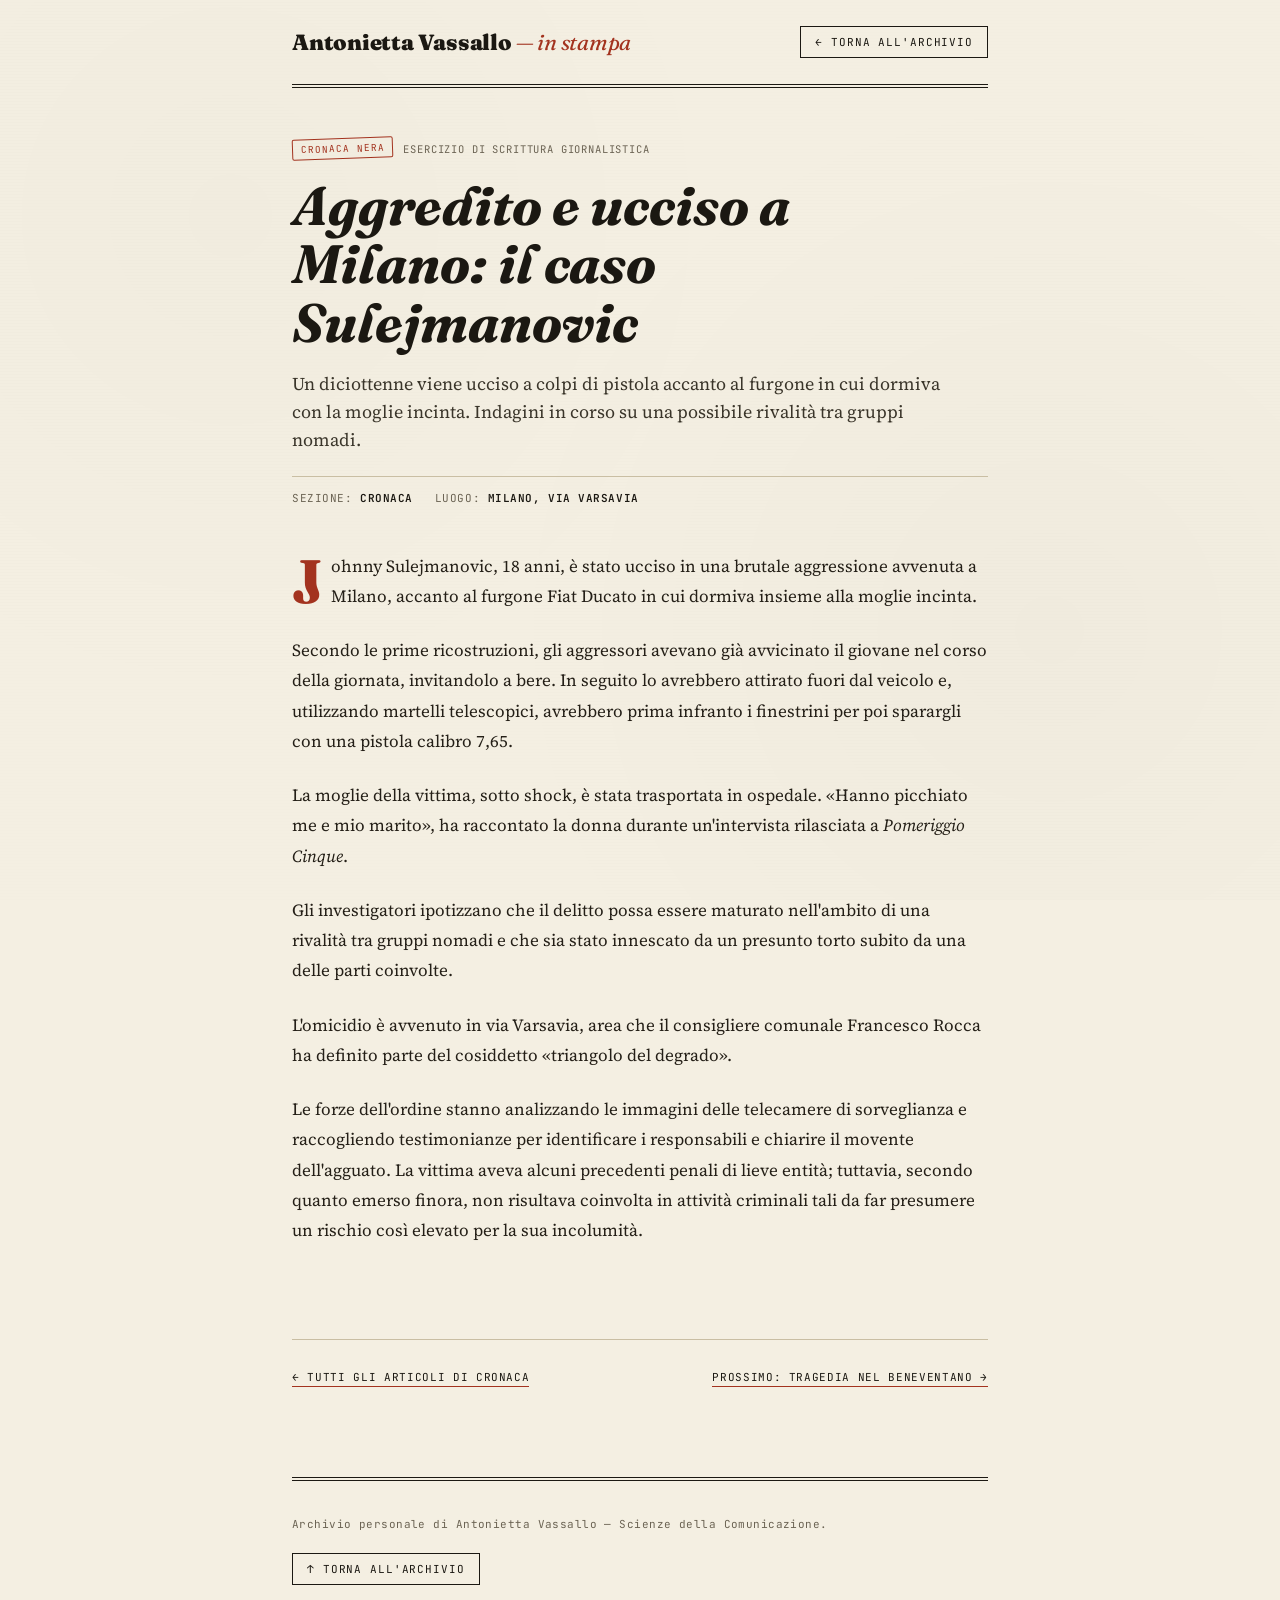
<file: articoli/cronaca-milano-sulejmanovic.html>
<!DOCTYPE html>
<html lang="it">
<head>
<meta charset="UTF-8">
<meta name="viewport" content="width=device-width, initial-scale=1.0">
<title>Aggredito e ucciso a Milano: il caso Sulejmanovic — Antonietta Vassallo</title>
<link rel="preconnect" href="https://fonts.googleapis.com">
<link rel="preconnect" href="https://fonts.gstatic.com" crossorigin>
<link href="https://fonts.googleapis.com/css2?family=Source+Serif+4:ital,opsz,wght@0,8..60,400;0,8..60,500;0,8..60,600;0,8..60,700;1,8..60,400;1,8..60,500&family=Fraunces:ital,opsz,wght@0,9..144,300;0,9..144,400;0,9..144,500;0,9..144,600;0,9..144,700;0,9..144,900;1,9..144,400&family=JetBrains+Mono:wght@400;500;600&display=swap" rel="stylesheet">
<link rel="stylesheet" href="../style.css">
</head>
<body>
<div class="wrap narrow">

  <header class="strip-header">
    <a class="strip-brand" href="../index.html">Antonietta Vassallo <span class="accent">— in stampa</span></a>
    <a class="back-link" href="../index.html#cronaca">← Torna all'archivio</a>
  </header>

  <section class="article-head">
    <div class="article-eyebrow-row">
      <span class="stamp red">Cronaca nera</span>
      <span class="byline">Esercizio di scrittura giornalistica</span>
    </div>
    <h1>Aggredito e ucciso a Milano: il caso Sulejmanovic</h1>
    <p class="article-dek">Un diciottenne viene ucciso a colpi di pistola accanto al furgone in cui dormiva con la moglie incinta. Indagini in corso su una possibile rivalità tra gruppi nomadi.</p>
    <div class="article-meta-row">
      <span>Sezione: <strong>Cronaca</strong></span>
      <span>Luogo: <strong>Milano, via Varsavia</strong></span>
    </div>
  </header>

  <article class="article-body">

    <p class="lead">Johnny Sulejmanovic, 18 anni, è stato ucciso in una brutale aggressione avvenuta a Milano, accanto al furgone Fiat Ducato in cui dormiva insieme alla moglie incinta.</p>

    <p>Secondo le prime ricostruzioni, gli aggressori avevano già avvicinato il giovane nel corso della giornata, invitandolo a bere. In seguito lo avrebbero attirato fuori dal veicolo e, utilizzando martelli telescopici, avrebbero prima infranto i finestrini per poi sparargli con una pistola calibro 7,65.</p>

    <p>La moglie della vittima, sotto shock, è stata trasportata in ospedale. «Hanno picchiato me e mio marito», ha raccontato la donna durante un'intervista rilasciata a <em>Pomeriggio Cinque</em>.</p>

    <p>Gli investigatori ipotizzano che il delitto possa essere maturato nell'ambito di una rivalità tra gruppi nomadi e che sia stato innescato da un presunto torto subito da una delle parti coinvolte.</p>

    <p>L'omicidio è avvenuto in via Varsavia, area che il consigliere comunale Francesco Rocca ha definito parte del cosiddetto «triangolo del degrado».</p>

    <p>Le forze dell'ordine stanno analizzando le immagini delle telecamere di sorveglianza e raccogliendo testimonianze per identificare i responsabili e chiarire il movente dell'agguato. La vittima aveva alcuni precedenti penali di lieve entità; tuttavia, secondo quanto emerso finora, non risultava coinvolta in attività criminali tali da far presumere un rischio così elevato per la sua incolumità.</p>

  </article>

  <nav class="article-nav">
    <a href="../index.html#cronaca">← Tutti gli articoli di cronaca</a>
    <a href="femminicidio-beneventano.html">Prossimo: Tragedia nel Beneventano →</a>
  </nav>

  <footer class="colophon">
    <div class="colophon-text">Archivio personale di Antonietta Vassallo — Scienze della Comunicazione.</div>
    <a class="back-top" href="../index.html">↑ Torna all'archivio</a>
  </footer>

</div>
</body>
</html>
</file>
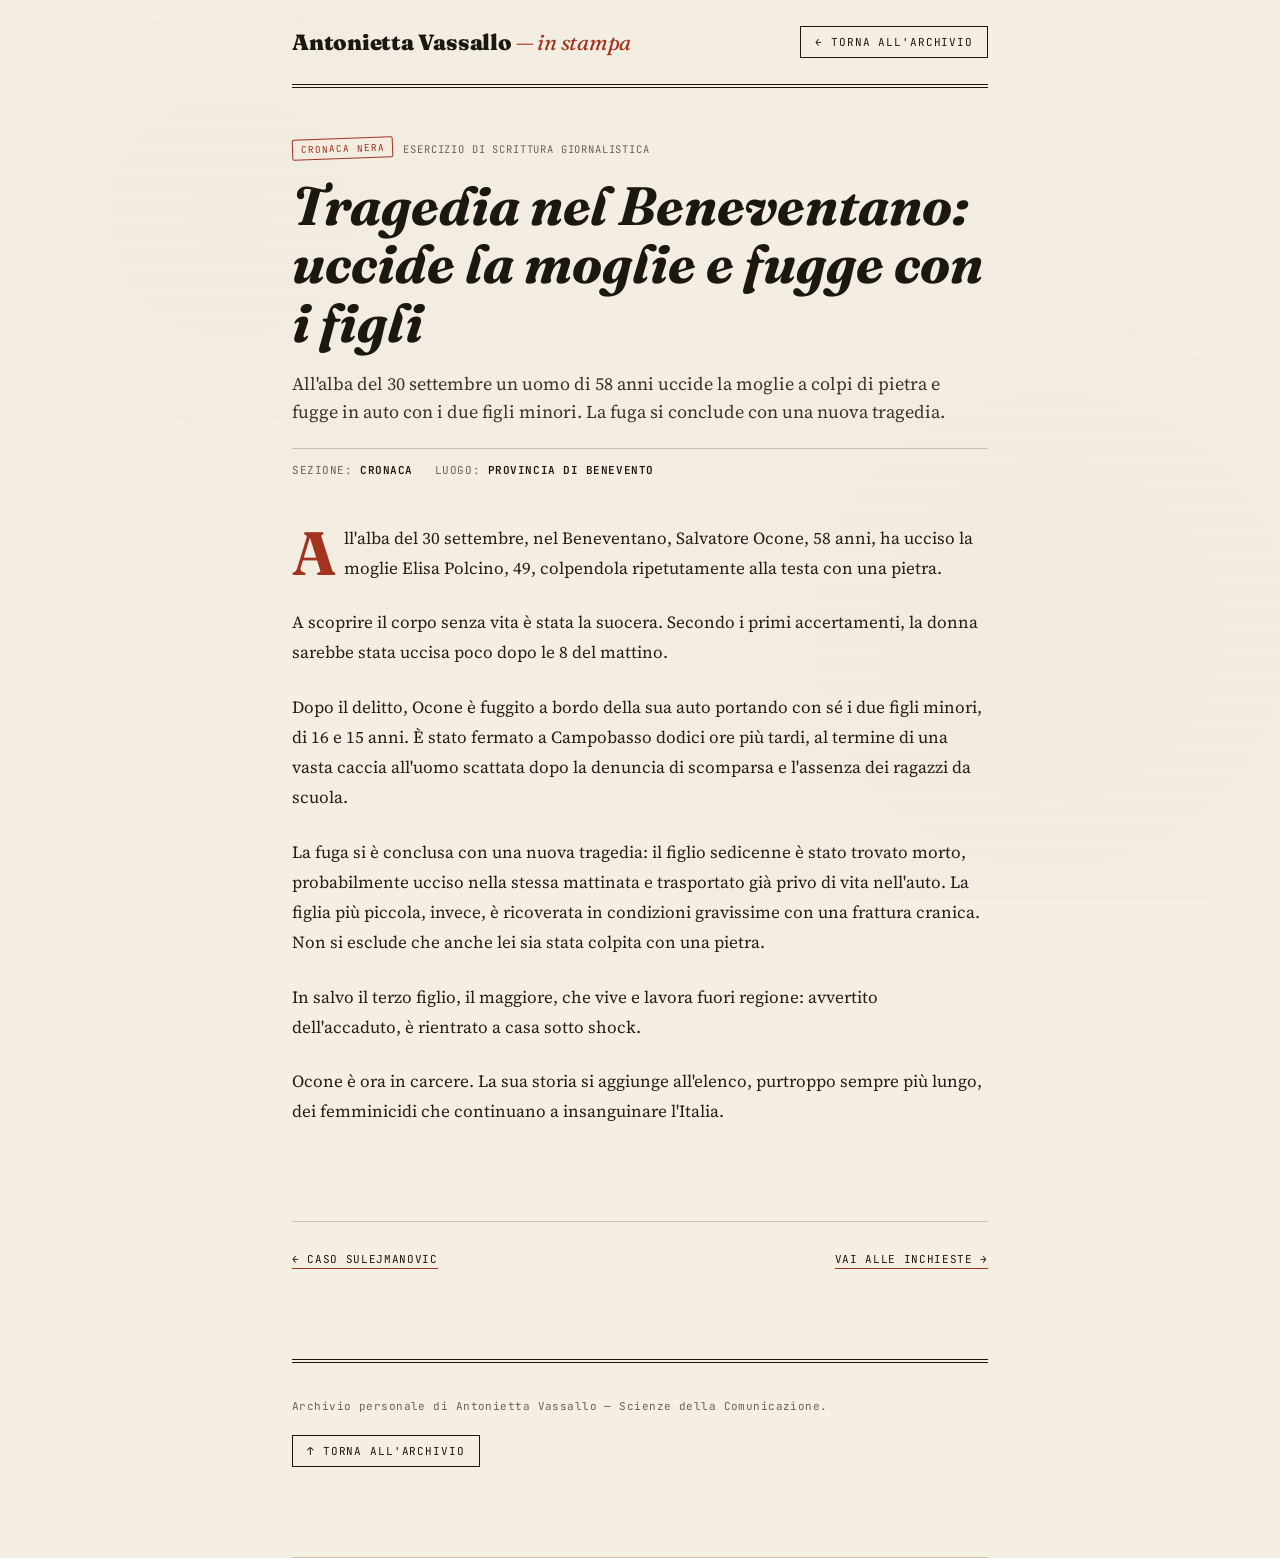
<file: articoli/femminicidio-beneventano.html>
<!DOCTYPE html>
<html lang="it">
<head>
<meta charset="UTF-8">
<meta name="viewport" content="width=device-width, initial-scale=1.0">
<title>Tragedia nel Beneventano — Antonietta Vassallo</title>
<link rel="preconnect" href="https://fonts.googleapis.com">
<link rel="preconnect" href="https://fonts.gstatic.com" crossorigin>
<link href="https://fonts.googleapis.com/css2?family=Source+Serif+4:ital,opsz,wght@0,8..60,400;0,8..60,500;0,8..60,600;0,8..60,700;1,8..60,400;1,8..60,500&family=Fraunces:ital,opsz,wght@0,9..144,300;0,9..144,400;0,9..144,500;0,9..144,600;0,9..144,700;0,9..144,900;1,9..144,400&family=JetBrains+Mono:wght@400;500;600&display=swap" rel="stylesheet">
<link rel="stylesheet" href="../style.css">
</head>
<body>
<div class="wrap narrow">

  <header class="strip-header">
    <a class="strip-brand" href="../index.html">Antonietta Vassallo <span class="accent">— in stampa</span></a>
    <a class="back-link" href="../index.html#cronaca">← Torna all'archivio</a>
  </header>

  <section class="article-head">
    <div class="article-eyebrow-row">
      <span class="stamp red">Cronaca nera</span>
      <span class="byline">Esercizio di scrittura giornalistica</span>
    </div>
    <h1>Tragedia nel Beneventano: uccide la moglie e fugge con i figli</h1>
    <p class="article-dek">All'alba del 30 settembre un uomo di 58 anni uccide la moglie a colpi di pietra e fugge in auto con i due figli minori. La fuga si conclude con una nuova tragedia.</p>
    <div class="article-meta-row">
      <span>Sezione: <strong>Cronaca</strong></span>
      <span>Luogo: <strong>Provincia di Benevento</strong></span>
    </div>
  </header>

  <article class="article-body">

    <p class="lead">All'alba del 30 settembre, nel Beneventano, Salvatore Ocone, 58 anni, ha ucciso la moglie Elisa Polcino, 49, colpendola ripetutamente alla testa con una pietra.</p>

    <p>A scoprire il corpo senza vita è stata la suocera. Secondo i primi accertamenti, la donna sarebbe stata uccisa poco dopo le 8 del mattino.</p>

    <p>Dopo il delitto, Ocone è fuggito a bordo della sua auto portando con sé i due figli minori, di 16 e 15 anni. È stato fermato a Campobasso dodici ore più tardi, al termine di una vasta caccia all'uomo scattata dopo la denuncia di scomparsa e l'assenza dei ragazzi da scuola.</p>

    <p>La fuga si è conclusa con una nuova tragedia: il figlio sedicenne è stato trovato morto, probabilmente ucciso nella stessa mattinata e trasportato già privo di vita nell'auto. La figlia più piccola, invece, è ricoverata in condizioni gravissime con una frattura cranica. Non si esclude che anche lei sia stata colpita con una pietra.</p>

    <p>In salvo il terzo figlio, il maggiore, che vive e lavora fuori regione: avvertito dell'accaduto, è rientrato a casa sotto shock.</p>

    <p>Ocone è ora in carcere. La sua storia si aggiunge all'elenco, purtroppo sempre più lungo, dei femminicidi che continuano a insanguinare l'Italia.</p>

  </article>

  <nav class="article-nav">
    <a href="cronaca-milano-sulejmanovic.html">← Caso Sulejmanovic</a>
    <a href="../index.html#inchieste">Vai alle inchieste →</a>
  </nav>

  <footer class="colophon">
    <div class="colophon-text">Archivio personale di Antonietta Vassallo — Scienze della Comunicazione.</div>
    <a class="back-top" href="../index.html">↑ Torna all'archivio</a>
  </footer>

</div>
</body>
</html>
</file>
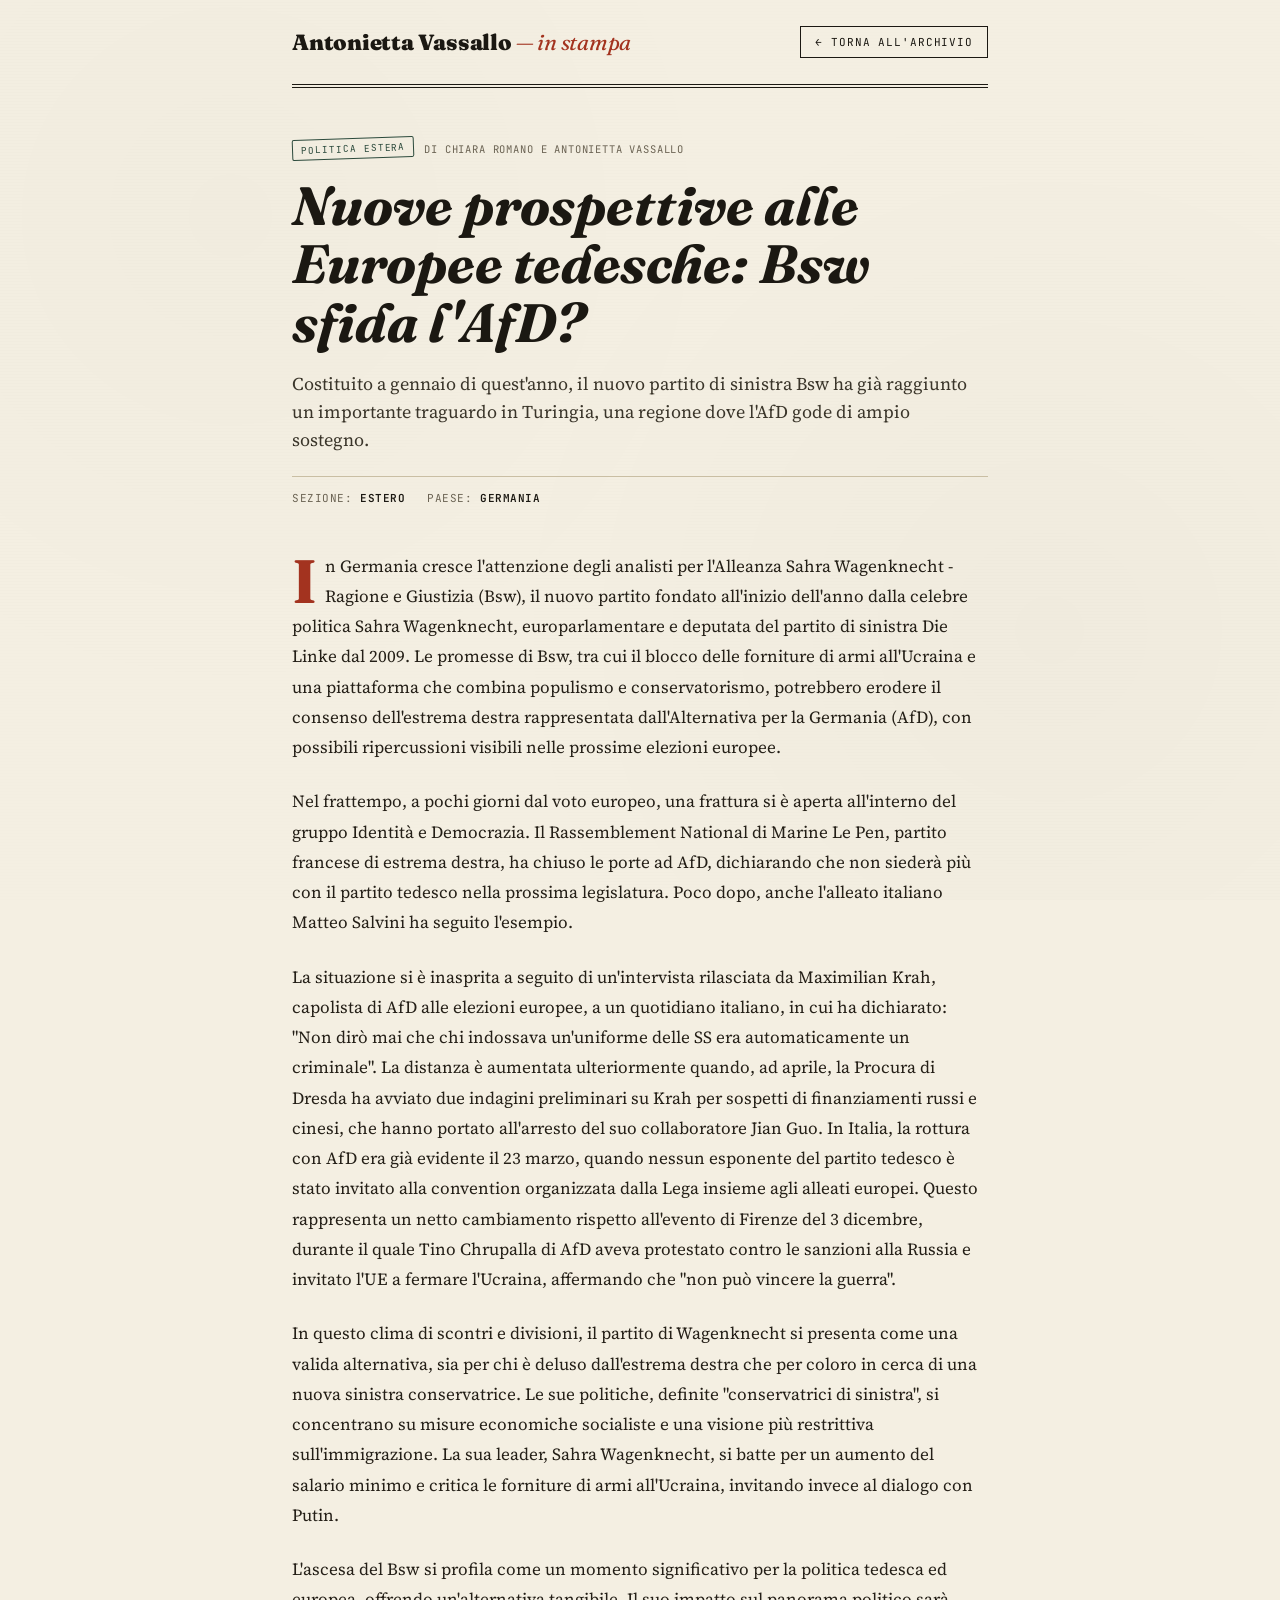
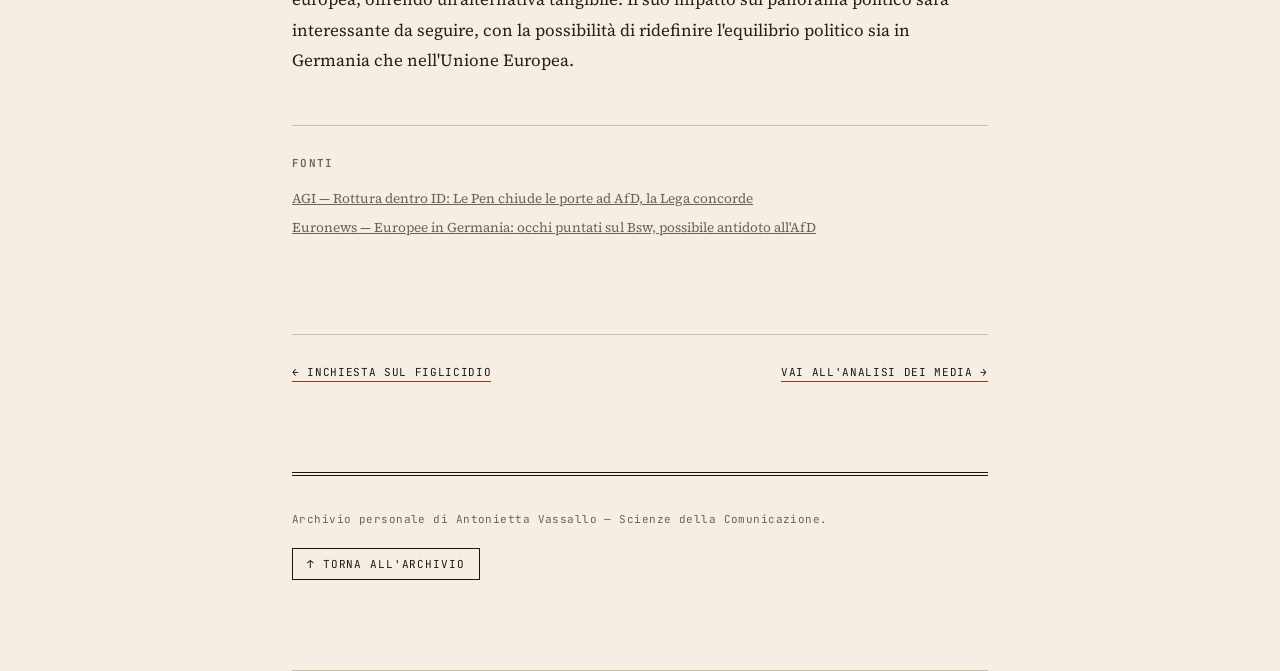
<file: articoli/germania-bsw-afd.html>
<!DOCTYPE html>
<html lang="it">
<head>
<meta charset="UTF-8">
<meta name="viewport" content="width=device-width, initial-scale=1.0">
<title>Europee tedesche: il Bsw sfida l'AfD — Antonietta Vassallo</title>
<link rel="preconnect" href="https://fonts.googleapis.com">
<link rel="preconnect" href="https://fonts.gstatic.com" crossorigin>
<link href="https://fonts.googleapis.com/css2?family=Source+Serif+4:ital,opsz,wght@0,8..60,400;0,8..60,500;0,8..60,600;0,8..60,700;1,8..60,400;1,8..60,500&family=Fraunces:ital,opsz,wght@0,9..144,300;0,9..144,400;0,9..144,500;0,9..144,600;0,9..144,700;0,9..144,900;1,9..144,400&family=JetBrains+Mono:wght@400;500;600&display=swap" rel="stylesheet">
<link rel="stylesheet" href="../style.css">
</head>
<body>
<div class="wrap narrow">

  <header class="strip-header">
    <a class="strip-brand" href="../index.html">Antonietta Vassallo <span class="accent">— in stampa</span></a>
    <a class="back-link" href="../index.html#inchieste">← Torna all'archivio</a>
  </header>

  <section class="article-head">
    <div class="article-eyebrow-row">
      <span class="stamp">Politica estera</span>
      <span class="byline">di Chiara Romano e Antonietta Vassallo</span>
    </div>
    <h1>Nuove prospettive alle Europee tedesche: Bsw sfida l'AfD?</h1>
    <p class="article-dek">Costituito a gennaio di quest'anno, il nuovo partito di sinistra Bsw ha già raggiunto un importante traguardo in Turingia, una regione dove l'AfD gode di ampio sostegno.</p>
    <div class="article-meta-row">
      <span>Sezione: <strong>Estero</strong></span>
      <span>Paese: <strong>Germania</strong></span>
    </div>
  </header>

  <article class="article-body">

    <p class="lead">In Germania cresce l'attenzione degli analisti per l'Alleanza Sahra Wagenknecht - Ragione e Giustizia (Bsw), il nuovo partito fondato all'inizio dell'anno dalla celebre politica Sahra Wagenknecht, europarlamentare e deputata del partito di sinistra Die Linke dal 2009. Le promesse di Bsw, tra cui il blocco delle forniture di armi all'Ucraina e una piattaforma che combina populismo e conservatorismo, potrebbero erodere il consenso dell'estrema destra rappresentata dall'Alternativa per la Germania (AfD), con possibili ripercussioni visibili nelle prossime elezioni europee.</p>

    <p>Nel frattempo, a pochi giorni dal voto europeo, una frattura si è aperta all'interno del gruppo Identità e Democrazia. Il Rassemblement National di Marine Le Pen, partito francese di estrema destra, ha chiuso le porte ad AfD, dichiarando che non siederà più con il partito tedesco nella prossima legislatura. Poco dopo, anche l'alleato italiano Matteo Salvini ha seguito l'esempio.</p>

    <p>La situazione si è inasprita a seguito di un'intervista rilasciata da Maximilian Krah, capolista di AfD alle elezioni europee, a un quotidiano italiano, in cui ha dichiarato: "Non dirò mai che chi indossava un'uniforme delle SS era automaticamente un criminale". La distanza è aumentata ulteriormente quando, ad aprile, la Procura di Dresda ha avviato due indagini preliminari su Krah per sospetti di finanziamenti russi e cinesi, che hanno portato all'arresto del suo collaboratore Jian Guo. In Italia, la rottura con AfD era già evidente il 23 marzo, quando nessun esponente del partito tedesco è stato invitato alla convention organizzata dalla Lega insieme agli alleati europei. Questo rappresenta un netto cambiamento rispetto all'evento di Firenze del 3 dicembre, durante il quale Tino Chrupalla di AfD aveva protestato contro le sanzioni alla Russia e invitato l'UE a fermare l'Ucraina, affermando che "non può vincere la guerra".</p>

    <p>In questo clima di scontri e divisioni, il partito di Wagenknecht si presenta come una valida alternativa, sia per chi è deluso dall'estrema destra che per coloro in cerca di una nuova sinistra conservatrice. Le sue politiche, definite "conservatrici di sinistra", si concentrano su misure economiche socialiste e una visione più restrittiva sull'immigrazione. La sua leader, Sahra Wagenknecht, si batte per un aumento del salario minimo e critica le forniture di armi all'Ucraina, invitando invece al dialogo con Putin.</p>

    <p>L'ascesa del Bsw si profila come un momento significativo per la politica tedesca ed europea, offrendo un'alternativa tangibile. Il suo impatto sul panorama politico sarà interessante da seguire, con la possibilità di ridefinire l'equilibrio politico sia in Germania che nell'Unione Europea.</p>

    <div class="bibliography">
      <h3>Fonti</h3>
      <ul>
        <li><a href="https://www.agi.it/estero/news/2024-05-22/rottura-dentro-id-le-pen-chiude-porte-a-afd-lega-cncorde-26479525/" target="_blank" rel="noopener">AGI — Rottura dentro ID: Le Pen chiude le porte ad AfD, la Lega concorde</a></li>
        <li><a href="https://it.euronews.com/my-europe/2024/05/27/europee-in-germania-occhi-puntati-sul-partito-di-estrema-sinistra-bsw-possibile-antidoto-a" target="_blank" rel="noopener">Euronews — Europee in Germania: occhi puntati sul Bsw, possibile antidoto all'AfD</a></li>
      </ul>
    </div>

  </article>

  <nav class="article-nav">
    <a href="inchiesta-figlicidio.html">← Inchiesta sul figlicidio</a>
    <a href="tesina-podcast.html">Vai all'analisi dei media →</a>
  </nav>

  <footer class="colophon">
    <div class="colophon-text">Archivio personale di Antonietta Vassallo — Scienze della Comunicazione.</div>
    <a class="back-top" href="../index.html">↑ Torna all'archivio</a>
  </footer>

</div>
</body>
</html>
</file>
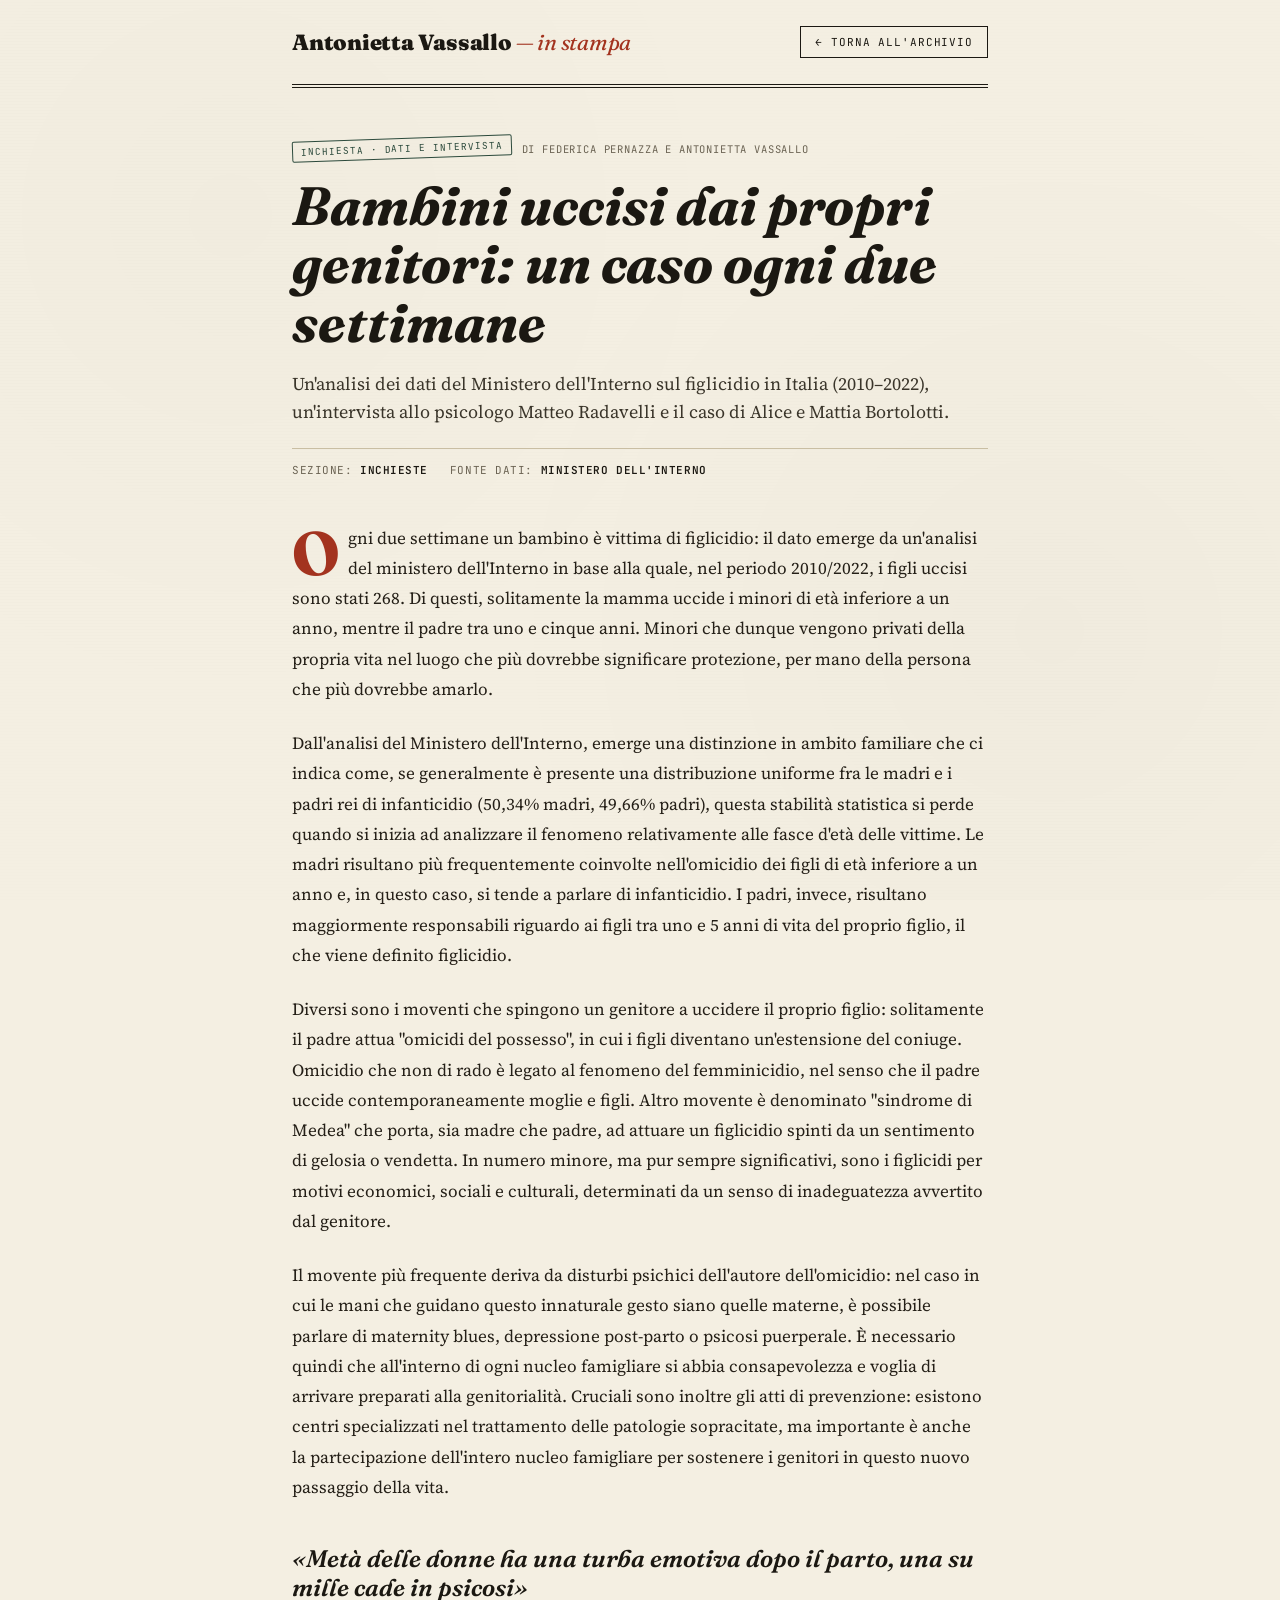
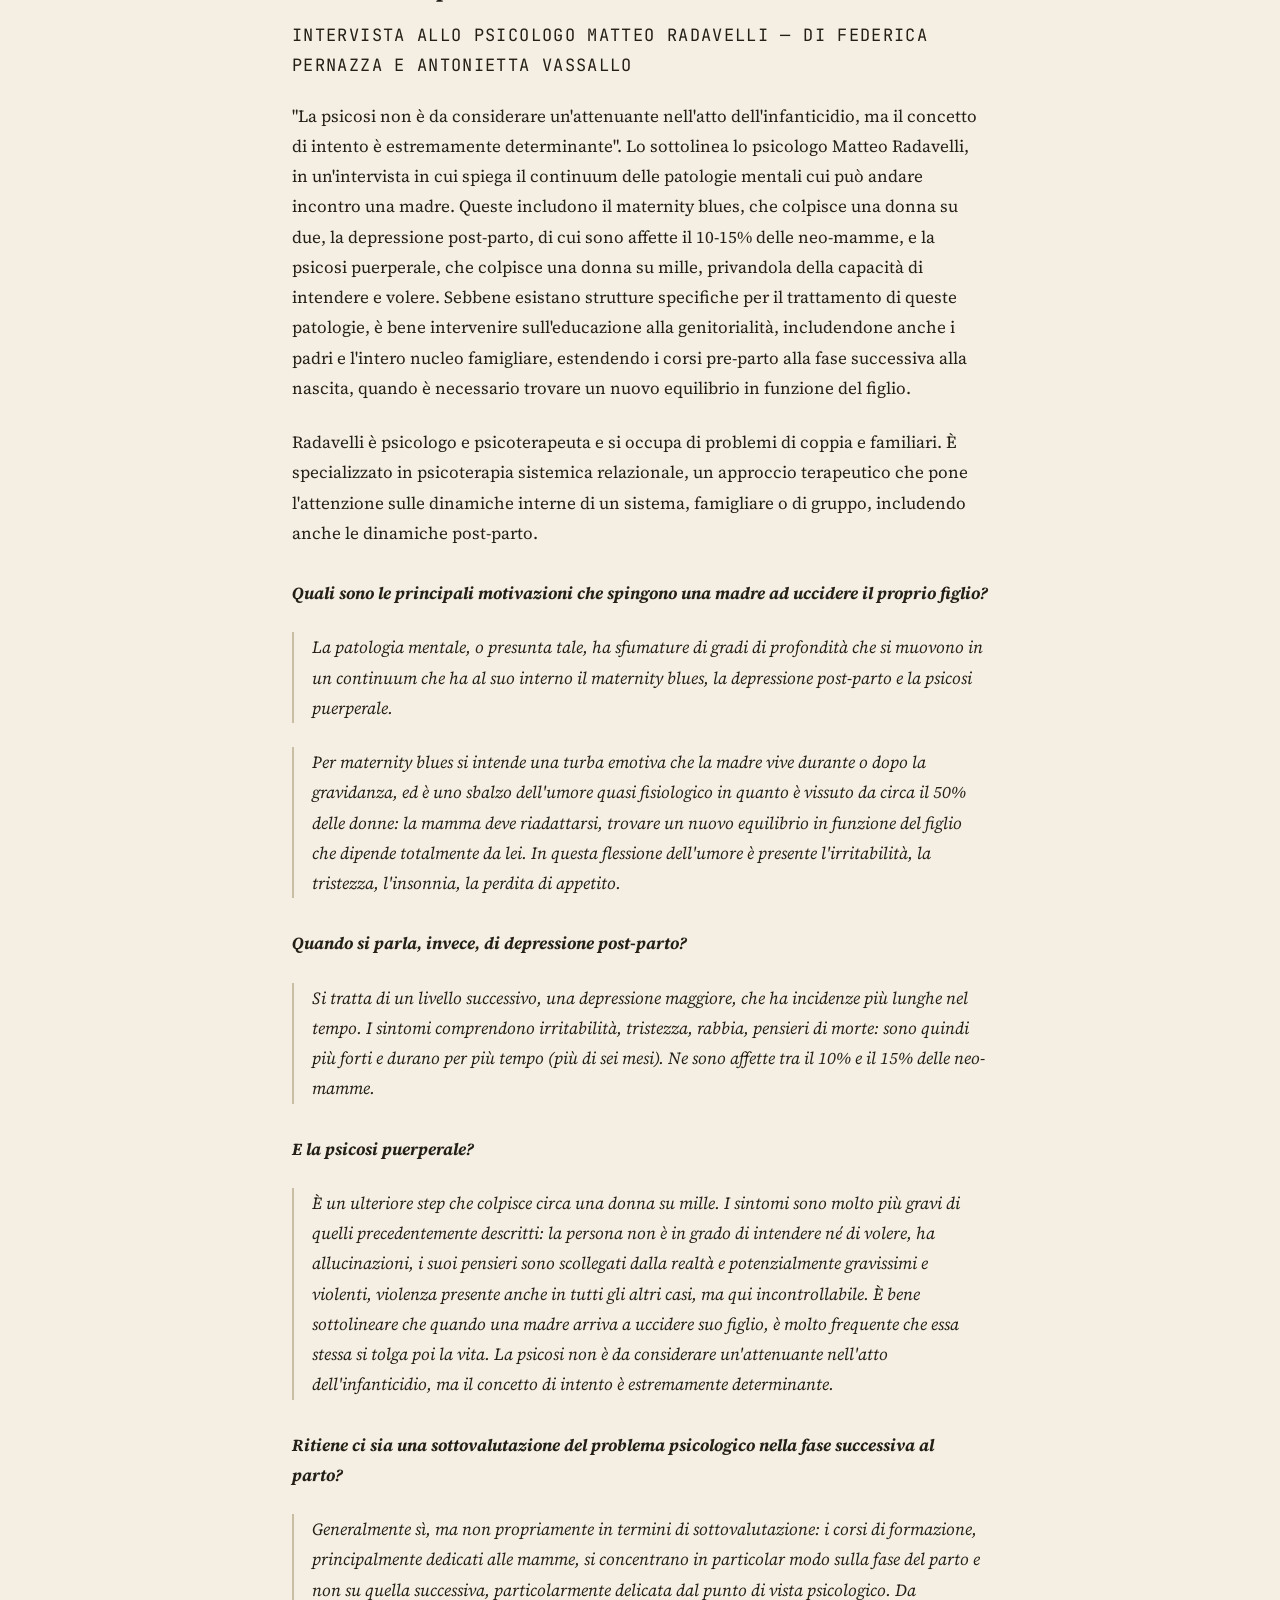
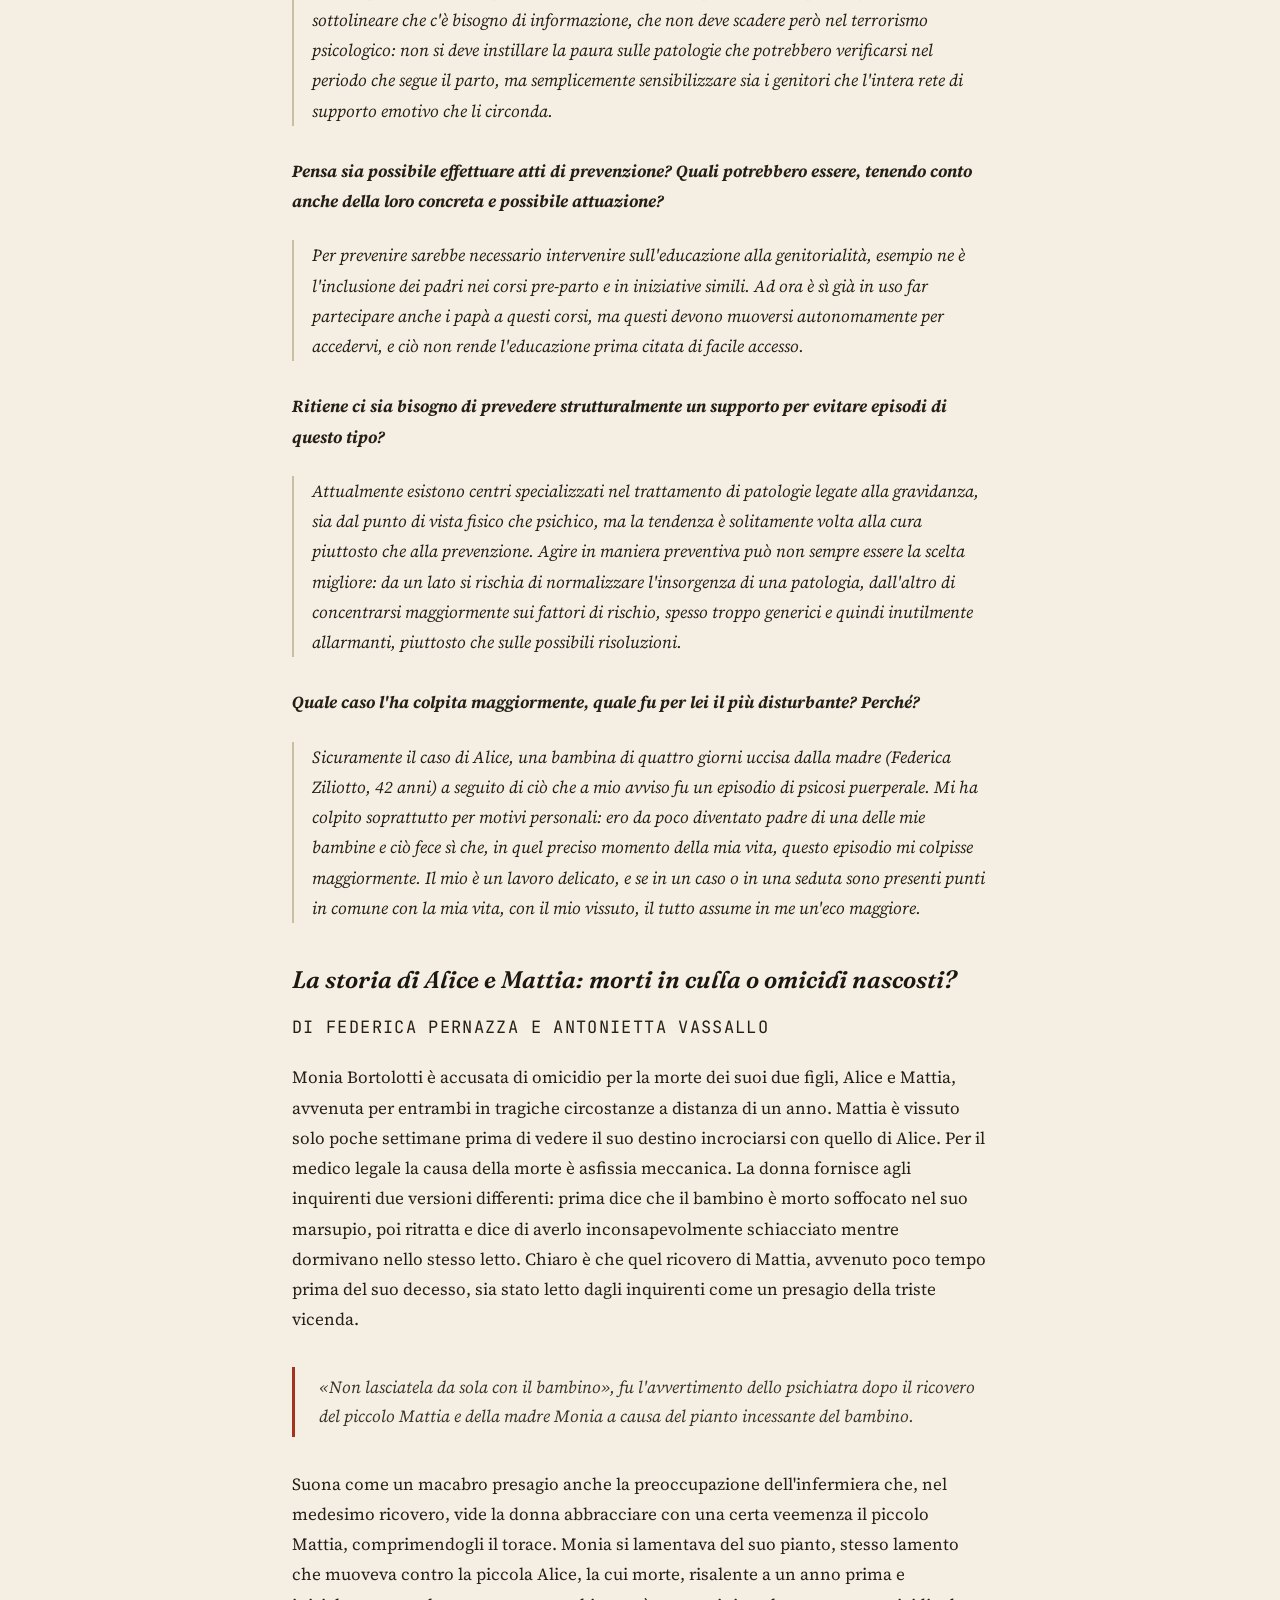
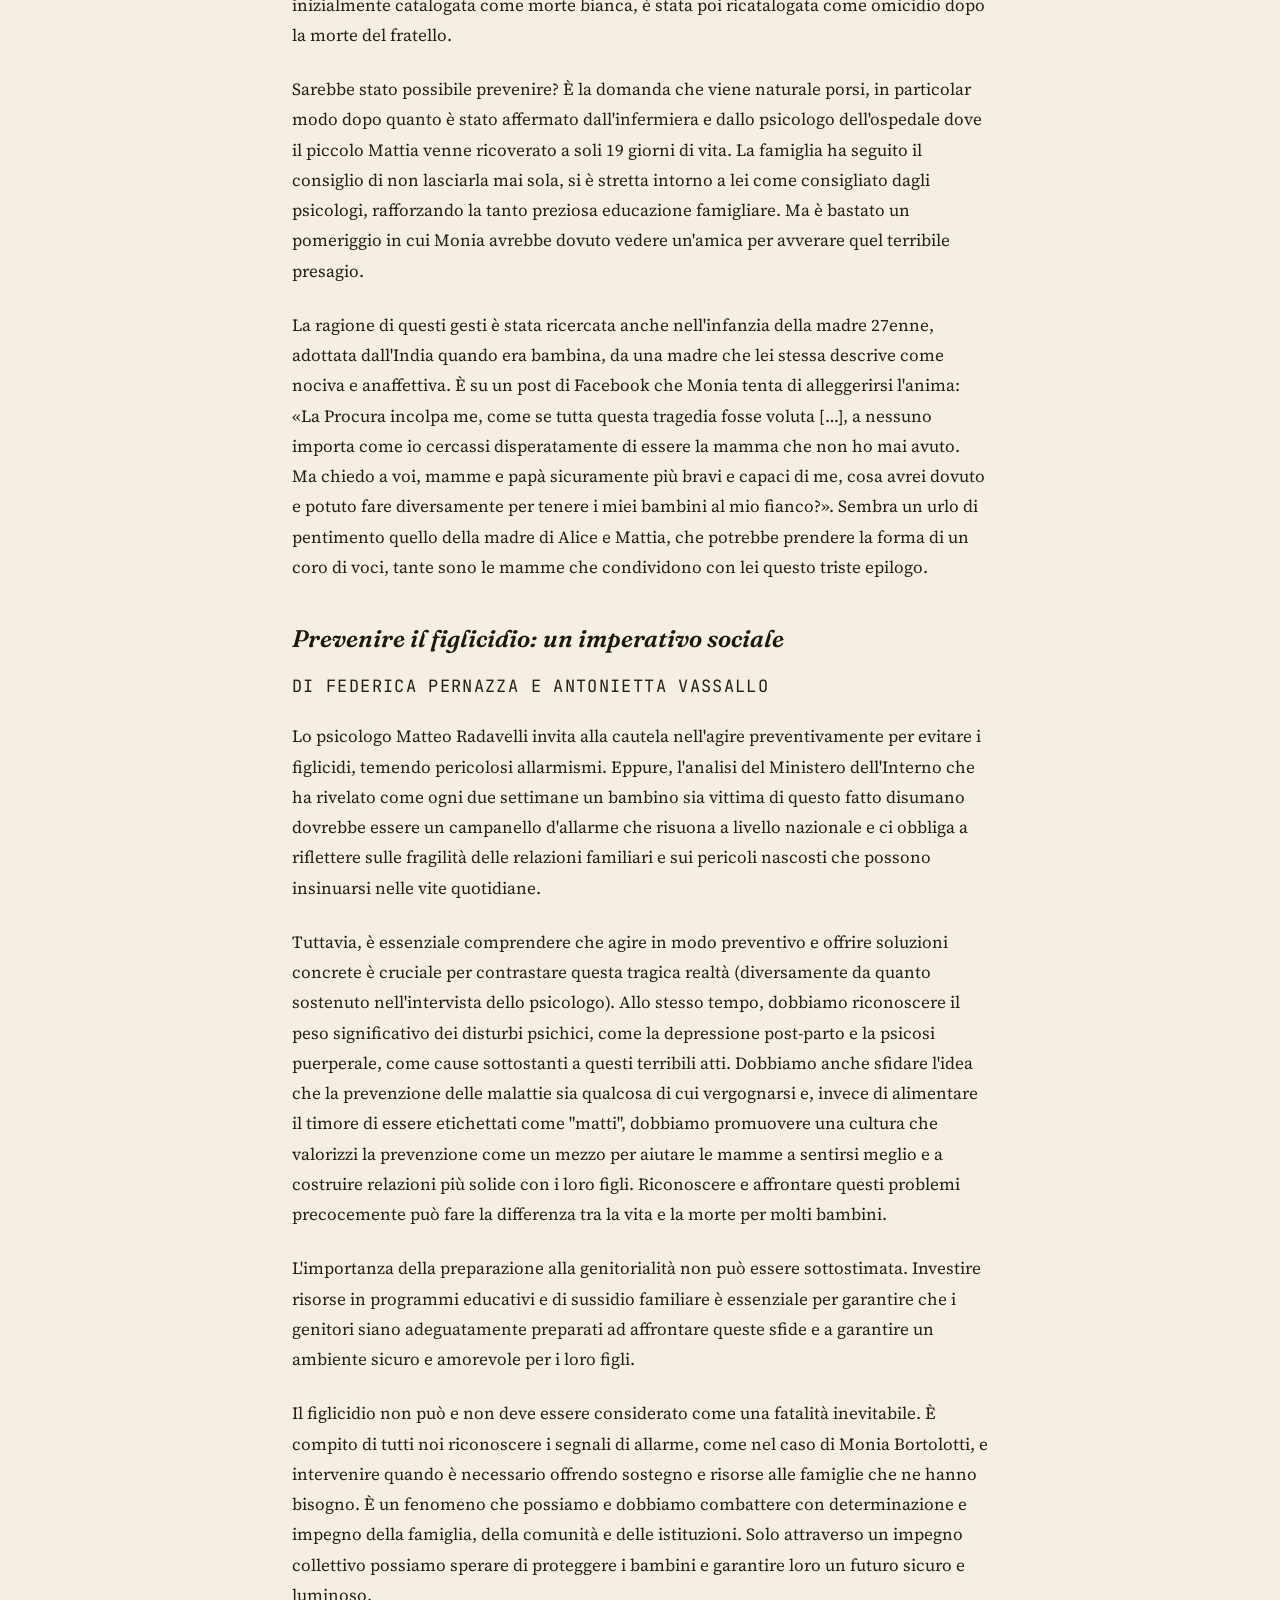
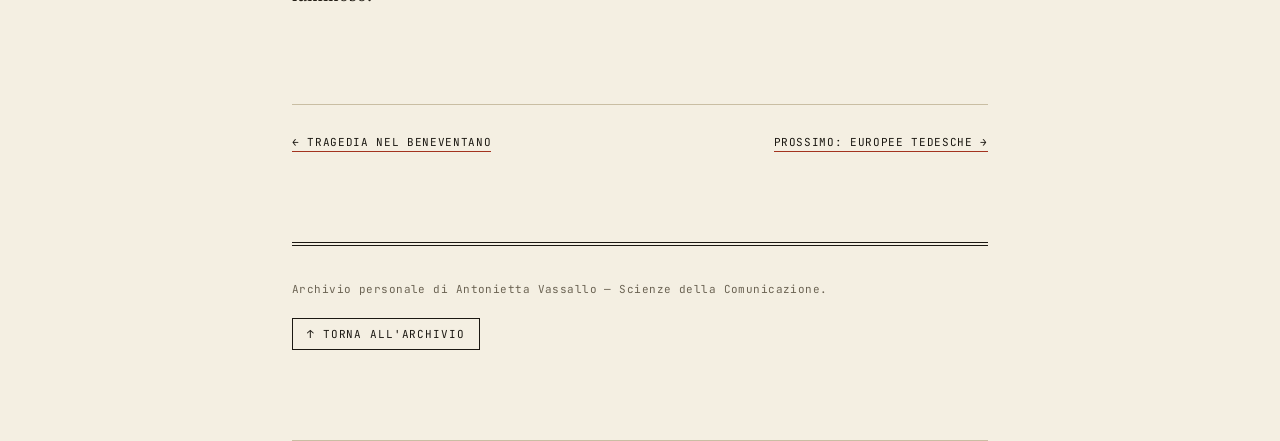
<file: articoli/inchiesta-figlicidio.html>
<!DOCTYPE html>
<html lang="it">
<head>
<meta charset="UTF-8">
<meta name="viewport" content="width=device-width, initial-scale=1.0">
<title>Bambini uccisi dai propri genitori — Antonietta Vassallo</title>
<link rel="preconnect" href="https://fonts.googleapis.com">
<link rel="preconnect" href="https://fonts.gstatic.com" crossorigin>
<link href="https://fonts.googleapis.com/css2?family=Source+Serif+4:ital,opsz,wght@0,8..60,400;0,8..60,500;0,8..60,600;0,8..60,700;1,8..60,400;1,8..60,500&family=Fraunces:ital,opsz,wght@0,9..144,300;0,9..144,400;0,9..144,500;0,9..144,600;0,9..144,700;0,9..144,900;1,9..144,400&family=JetBrains+Mono:wght@400;500;600&display=swap" rel="stylesheet">
<link rel="stylesheet" href="../style.css">
</head>
<body>
<div class="wrap narrow">

  <header class="strip-header">
    <a class="strip-brand" href="../index.html">Antonietta Vassallo <span class="accent">— in stampa</span></a>
    <a class="back-link" href="../index.html#inchieste">← Torna all'archivio</a>
  </header>

  <section class="article-head">
    <div class="article-eyebrow-row">
      <span class="stamp">Inchiesta · dati e intervista</span>
      <span class="byline">di Federica Pernazza e Antonietta Vassallo</span>
    </div>
    <h1>Bambini uccisi dai propri genitori: un caso ogni due settimane</h1>
    <p class="article-dek">Un'analisi dei dati del Ministero dell'Interno sul figlicidio in Italia (2010–2022), un'intervista allo psicologo Matteo Radavelli e il caso di Alice e Mattia Bortolotti.</p>
    <div class="article-meta-row">
      <span>Sezione: <strong>Inchieste</strong></span>
      <span>Fonte dati: <strong>Ministero dell'Interno</strong></span>
    </div>
  </header>

  <article class="article-body">

    <p class="lead">Ogni due settimane un bambino è vittima di figlicidio: il dato emerge da un'analisi del ministero dell'Interno in base alla quale, nel periodo 2010/2022, i figli uccisi sono stati 268. Di questi, solitamente la mamma uccide i minori di età inferiore a un anno, mentre il padre tra uno e cinque anni. Minori che dunque vengono privati della propria vita nel luogo che più dovrebbe significare protezione, per mano della persona che più dovrebbe amarlo.</p>

    <p>Dall'analisi del Ministero dell'Interno, emerge una distinzione in ambito familiare che ci indica come, se generalmente è presente una distribuzione uniforme fra le madri e i padri rei di infanticidio (50,34% madri, 49,66% padri), questa stabilità statistica si perde quando si inizia ad analizzare il fenomeno relativamente alle fasce d'età delle vittime. Le madri risultano più frequentemente coinvolte nell'omicidio dei figli di età inferiore a un anno e, in questo caso, si tende a parlare di infanticidio. I padri, invece, risultano maggiormente responsabili riguardo ai figli tra uno e 5 anni di vita del proprio figlio, il che viene definito figlicidio.</p>

    <p>Diversi sono i moventi che spingono un genitore a uccidere il proprio figlio: solitamente il padre attua "omicidi del possesso", in cui i figli diventano un'estensione del coniuge. Omicidio che non di rado è legato al fenomeno del femminicidio, nel senso che il padre uccide contemporaneamente moglie e figli. Altro movente è denominato "sindrome di Medea" che porta, sia madre che padre, ad attuare un figlicidio spinti da un sentimento di gelosia o vendetta. In numero minore, ma pur sempre significativi, sono i figlicidi per motivi economici, sociali e culturali, determinati da un senso di inadeguatezza avvertito dal genitore.</p>

    <p>Il movente più frequente deriva da disturbi psichici dell'autore dell'omicidio: nel caso in cui le mani che guidano questo innaturale gesto siano quelle materne, è possibile parlare di maternity blues, depressione post-parto o psicosi puerperale. È necessario quindi che all'interno di ogni nucleo famigliare si abbia consapevolezza e voglia di arrivare preparati alla genitorialità. Cruciali sono inoltre gli atti di prevenzione: esistono centri specializzati nel trattamento delle patologie sopracitate, ma importante è anche la partecipazione dell'intero nucleo famigliare per sostenere i genitori in questo nuovo passaggio della vita.</p>

    <h2>«Metà delle donne ha una turba emotiva dopo il parto, una su mille cade in psicosi»</h2>
    <p class="byline" style="display:block;margin-bottom:20px;">Intervista allo psicologo Matteo Radavelli — di Federica Pernazza e Antonietta Vassallo</p>

    <p>"La psicosi non è da considerare un'attenuante nell'atto dell'infanticidio, ma il concetto di intento è estremamente determinante". Lo sottolinea lo psicologo Matteo Radavelli, in un'intervista in cui spiega il continuum delle patologie mentali cui può andare incontro una madre. Queste includono il maternity blues, che colpisce una donna su due, la depressione post-parto, di cui sono affette il 10-15% delle neo-mamme, e la psicosi puerperale, che colpisce una donna su mille, privandola della capacità di intendere e volere. Sebbene esistano strutture specifiche per il trattamento di queste patologie, è bene intervenire sull'educazione alla genitorialità, includendone anche i padri e l'intero nucleo famigliare, estendendo i corsi pre-parto alla fase successiva alla nascita, quando è necessario trovare un nuovo equilibrio in funzione del figlio.</p>

    <p>Radavelli è psicologo e psicoterapeuta e si occupa di problemi di coppia e familiari. È specializzato in psicoterapia sistemica relazionale, un approccio terapeutico che pone l'attenzione sulle dinamiche interne di un sistema, famigliare o di gruppo, includendo anche le dinamiche post-parto.</p>

    <p class="q">Quali sono le principali motivazioni che spingono una madre ad uccidere il proprio figlio?</p>
    <p class="a"><em>La patologia mentale, o presunta tale, ha sfumature di gradi di profondità che si muovono in un continuum che ha al suo interno il maternity blues, la depressione post-parto e la psicosi puerperale.</em></p>
    <p class="a"><em>Per maternity blues si intende una turba emotiva che la madre vive durante o dopo la gravidanza, ed è uno sbalzo dell'umore quasi fisiologico in quanto è vissuto da circa il 50% delle donne: la mamma deve riadattarsi, trovare un nuovo equilibrio in funzione del figlio che dipende totalmente da lei. In questa flessione dell'umore è presente l'irritabilità, la tristezza, l'insonnia, la perdita di appetito.</em></p>

    <p class="q">Quando si parla, invece, di depressione post-parto?</p>
    <p class="a"><em>Si tratta di un livello successivo, una depressione maggiore, che ha incidenze più lunghe nel tempo. I sintomi comprendono irritabilità, tristezza, rabbia, pensieri di morte: sono quindi più forti e durano per più tempo (più di sei mesi). Ne sono affette tra il 10% e il 15% delle neo-mamme.</em></p>

    <p class="q">E la psicosi puerperale?</p>
    <p class="a"><em>È un ulteriore step che colpisce circa una donna su mille. I sintomi sono molto più gravi di quelli precedentemente descritti: la persona non è in grado di intendere né di volere, ha allucinazioni, i suoi pensieri sono scollegati dalla realtà e potenzialmente gravissimi e violenti, violenza presente anche in tutti gli altri casi, ma qui incontrollabile. È bene sottolineare che quando una madre arriva a uccidere suo figlio, è molto frequente che essa stessa si tolga poi la vita. La psicosi non è da considerare un'attenuante nell'atto dell'infanticidio, ma il concetto di intento è estremamente determinante.</em></p>

    <p class="q">Ritiene ci sia una sottovalutazione del problema psicologico nella fase successiva al parto?</p>
    <p class="a"><em>Generalmente sì, ma non propriamente in termini di sottovalutazione: i corsi di formazione, principalmente dedicati alle mamme, si concentrano in particolar modo sulla fase del parto e non su quella successiva, particolarmente delicata dal punto di vista psicologico. Da sottolineare che c'è bisogno di informazione, che non deve scadere però nel terrorismo psicologico: non si deve instillare la paura sulle patologie che potrebbero verificarsi nel periodo che segue il parto, ma semplicemente sensibilizzare sia i genitori che l'intera rete di supporto emotivo che li circonda.</em></p>

    <p class="q">Pensa sia possibile effettuare atti di prevenzione? Quali potrebbero essere, tenendo conto anche della loro concreta e possibile attuazione?</p>
    <p class="a"><em>Per prevenire sarebbe necessario intervenire sull'educazione alla genitorialità, esempio ne è l'inclusione dei padri nei corsi pre-parto e in iniziative simili. Ad ora è sì già in uso far partecipare anche i papà a questi corsi, ma questi devono muoversi autonomamente per accedervi, e ciò non rende l'educazione prima citata di facile accesso.</em></p>

    <p class="q">Ritiene ci sia bisogno di prevedere strutturalmente un supporto per evitare episodi di questo tipo?</p>
    <p class="a"><em>Attualmente esistono centri specializzati nel trattamento di patologie legate alla gravidanza, sia dal punto di vista fisico che psichico, ma la tendenza è solitamente volta alla cura piuttosto che alla prevenzione. Agire in maniera preventiva può non sempre essere la scelta migliore: da un lato si rischia di normalizzare l'insorgenza di una patologia, dall'altro di concentrarsi maggiormente sui fattori di rischio, spesso troppo generici e quindi inutilmente allarmanti, piuttosto che sulle possibili risoluzioni.</em></p>

    <p class="q">Quale caso l'ha colpita maggiormente, quale fu per lei il più disturbante? Perché?</p>
    <p class="a"><em>Sicuramente il caso di Alice, una bambina di quattro giorni uccisa dalla madre (Federica Ziliotto, 42 anni) a seguito di ciò che a mio avviso fu un episodio di psicosi puerperale. Mi ha colpito soprattutto per motivi personali: ero da poco diventato padre di una delle mie bambine e ciò fece sì che, in quel preciso momento della mia vita, questo episodio mi colpisse maggiormente. Il mio è un lavoro delicato, e se in un caso o in una seduta sono presenti punti in comune con la mia vita, con il mio vissuto, il tutto assume in me un'eco maggiore.</em></p>

    <h2>La storia di Alice e Mattia: morti in culla o omicidi nascosti?</h2>
    <p class="byline" style="display:block;margin-bottom:20px;">di Federica Pernazza e Antonietta Vassallo</p>

    <p>Monia Bortolotti è accusata di omicidio per la morte dei suoi due figli, Alice e Mattia, avvenuta per entrambi in tragiche circostanze a distanza di un anno. Mattia è vissuto solo poche settimane prima di vedere il suo destino incrociarsi con quello di Alice. Per il medico legale la causa della morte è asfissia meccanica. La donna fornisce agli inquirenti due versioni differenti: prima dice che il bambino è morto soffocato nel suo marsupio, poi ritratta e dice di averlo inconsapevolmente schiacciato mentre dormivano nello stesso letto. Chiaro è che quel ricovero di Mattia, avvenuto poco tempo prima del suo decesso, sia stato letto dagli inquirenti come un presagio della triste vicenda.</p>

    <blockquote>«Non lasciatela da sola con il bambino», fu l'avvertimento dello psichiatra dopo il ricovero del piccolo Mattia e della madre Monia a causa del pianto incessante del bambino.</blockquote>

    <p>Suona come un macabro presagio anche la preoccupazione dell'infermiera che, nel medesimo ricovero, vide la donna abbracciare con una certa veemenza il piccolo Mattia, comprimendogli il torace. Monia si lamentava del suo pianto, stesso lamento che muoveva contro la piccola Alice, la cui morte, risalente a un anno prima e inizialmente catalogata come morte bianca, è stata poi ricatalogata come omicidio dopo la morte del fratello.</p>

    <p>Sarebbe stato possibile prevenire? È la domanda che viene naturale porsi, in particolar modo dopo quanto è stato affermato dall'infermiera e dallo psicologo dell'ospedale dove il piccolo Mattia venne ricoverato a soli 19 giorni di vita. La famiglia ha seguito il consiglio di non lasciarla mai sola, si è stretta intorno a lei come consigliato dagli psicologi, rafforzando la tanto preziosa educazione famigliare. Ma è bastato un pomeriggio in cui Monia avrebbe dovuto vedere un'amica per avverare quel terribile presagio.</p>

    <p>La ragione di questi gesti è stata ricercata anche nell'infanzia della madre 27enne, adottata dall'India quando era bambina, da una madre che lei stessa descrive come nociva e anaffettiva. È su un post di Facebook che Monia tenta di alleggerirsi l'anima: «La Procura incolpa me, come se tutta questa tragedia fosse voluta […], a nessuno importa come io cercassi disperatamente di essere la mamma che non ho mai avuto. Ma chiedo a voi, mamme e papà sicuramente più bravi e capaci di me, cosa avrei dovuto e potuto fare diversamente per tenere i miei bambini al mio fianco?». Sembra un urlo di pentimento quello della madre di Alice e Mattia, che potrebbe prendere la forma di un coro di voci, tante sono le mamme che condividono con lei questo triste epilogo.</p>

    <h2>Prevenire il figlicidio: un imperativo sociale</h2>
    <p class="byline" style="display:block;margin-bottom:20px;">di Federica Pernazza e Antonietta Vassallo</p>

    <p>Lo psicologo Matteo Radavelli invita alla cautela nell'agire preventivamente per evitare i figlicidi, temendo pericolosi allarmismi. Eppure, l'analisi del Ministero dell'Interno che ha rivelato come ogni due settimane un bambino sia vittima di questo fatto disumano dovrebbe essere un campanello d'allarme che risuona a livello nazionale e ci obbliga a riflettere sulle fragilità delle relazioni familiari e sui pericoli nascosti che possono insinuarsi nelle vite quotidiane.</p>

    <p>Tuttavia, è essenziale comprendere che agire in modo preventivo e offrire soluzioni concrete è cruciale per contrastare questa tragica realtà (diversamente da quanto sostenuto nell'intervista dello psicologo). Allo stesso tempo, dobbiamo riconoscere il peso significativo dei disturbi psichici, come la depressione post-parto e la psicosi puerperale, come cause sottostanti a questi terribili atti. Dobbiamo anche sfidare l'idea che la prevenzione delle malattie sia qualcosa di cui vergognarsi e, invece di alimentare il timore di essere etichettati come "matti", dobbiamo promuovere una cultura che valorizzi la prevenzione come un mezzo per aiutare le mamme a sentirsi meglio e a costruire relazioni più solide con i loro figli. Riconoscere e affrontare questi problemi precocemente può fare la differenza tra la vita e la morte per molti bambini.</p>

    <p>L'importanza della preparazione alla genitorialità non può essere sottostimata. Investire risorse in programmi educativi e di sussidio familiare è essenziale per garantire che i genitori siano adeguatamente preparati ad affrontare queste sfide e a garantire un ambiente sicuro e amorevole per i loro figli.</p>

    <p>Il figlicidio non può e non deve essere considerato come una fatalità inevitabile. È compito di tutti noi riconoscere i segnali di allarme, come nel caso di Monia Bortolotti, e intervenire quando è necessario offrendo sostegno e risorse alle famiglie che ne hanno bisogno. È un fenomeno che possiamo e dobbiamo combattere con determinazione e impegno della famiglia, della comunità e delle istituzioni. Solo attraverso un impegno collettivo possiamo sperare di proteggere i bambini e garantire loro un futuro sicuro e luminoso.</p>

  </article>

  <nav class="article-nav">
    <a href="femminicidio-beneventano.html">← Tragedia nel Beneventano</a>
    <a href="germania-bsw-afd.html">Prossimo: Europee tedesche →</a>
  </nav>

  <footer class="colophon">
    <div class="colophon-text">Archivio personale di Antonietta Vassallo — Scienze della Comunicazione.</div>
    <a class="back-top" href="../index.html">↑ Torna all'archivio</a>
  </footer>

</div>
</body>
</html>
</file>
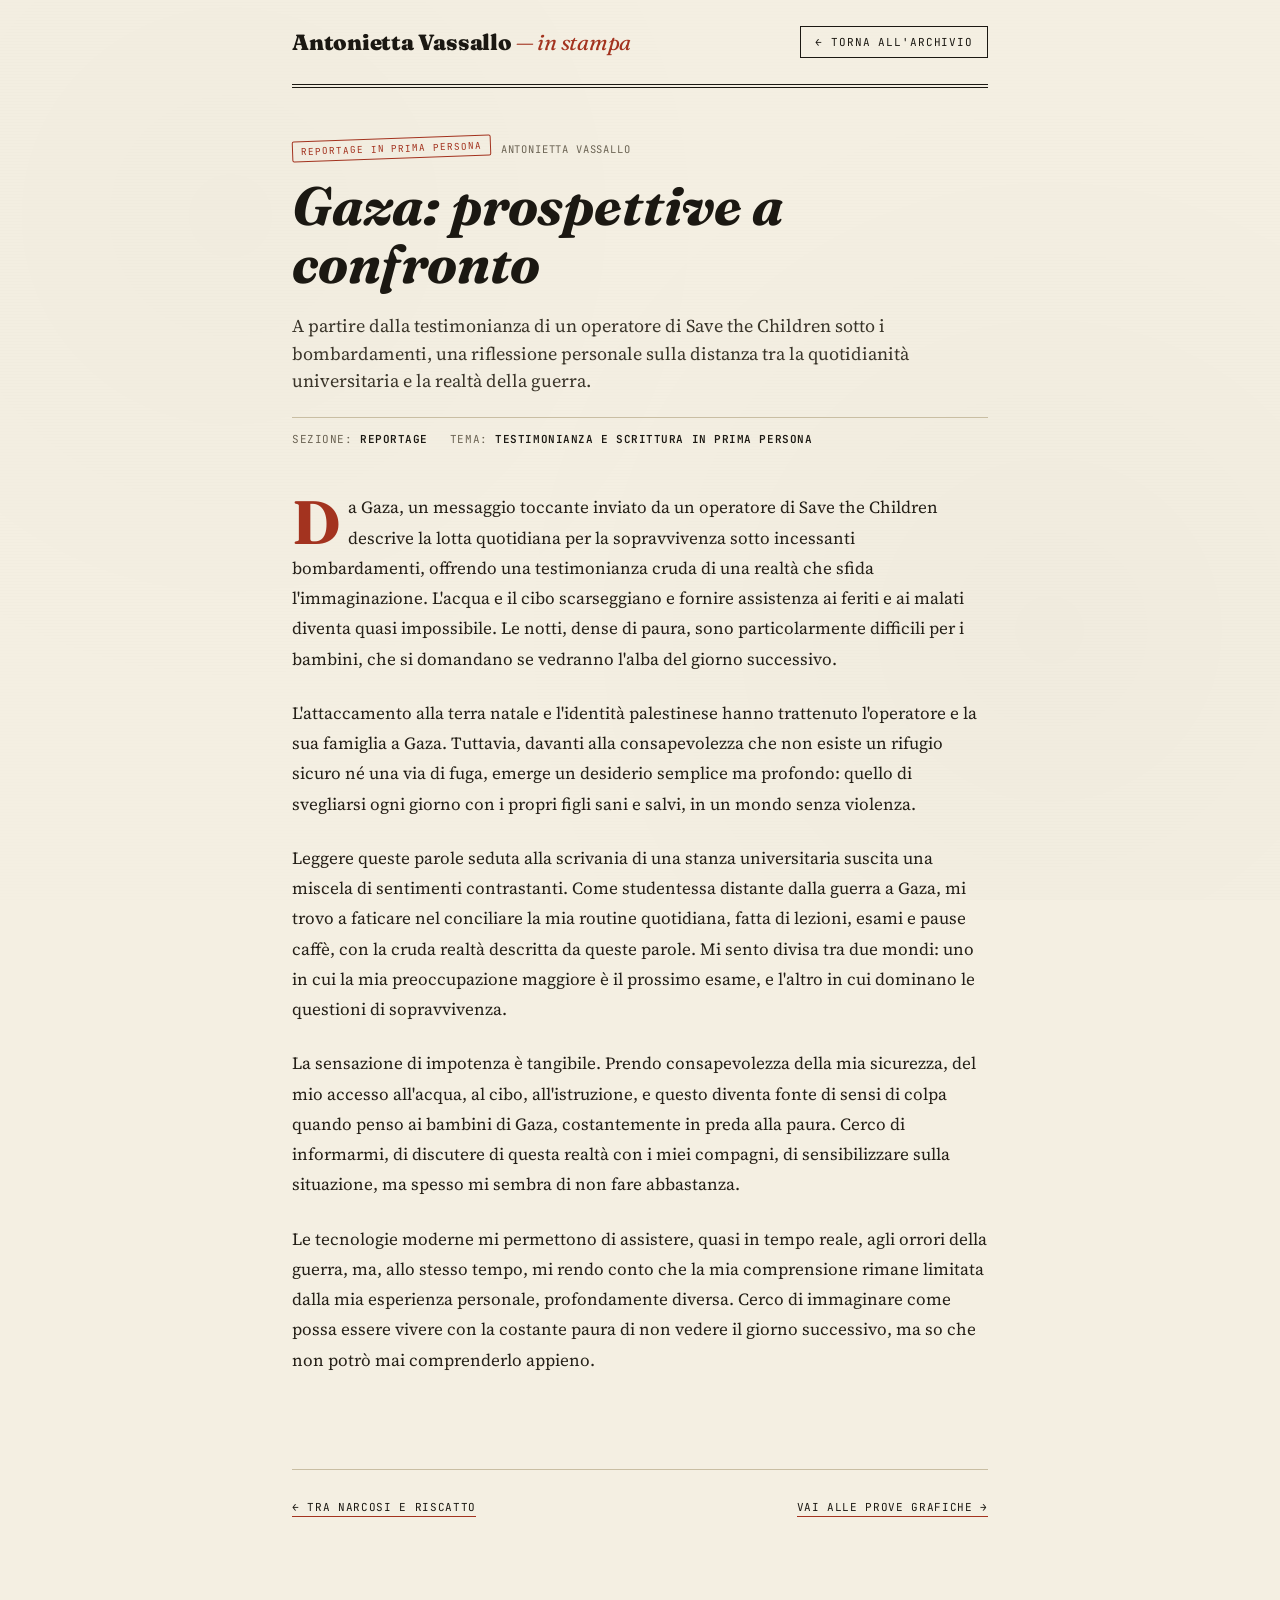
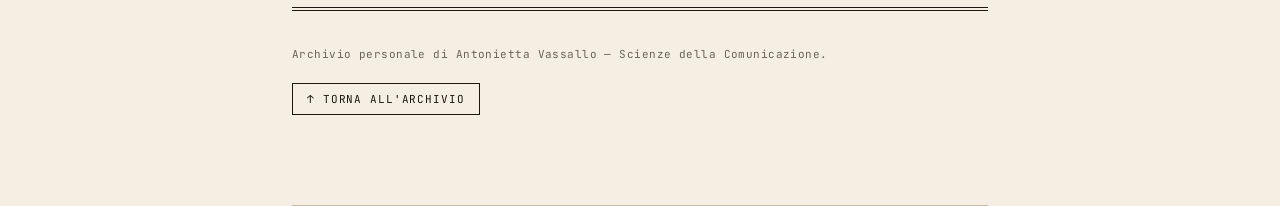
<file: articoli/reportage-gaza.html>
<!DOCTYPE html>
<html lang="it">
<head>
<meta charset="UTF-8">
<meta name="viewport" content="width=device-width, initial-scale=1.0">
<title>Gaza: prospettive a confronto — Antonietta Vassallo</title>
<link rel="preconnect" href="https://fonts.googleapis.com">
<link rel="preconnect" href="https://fonts.gstatic.com" crossorigin>
<link href="https://fonts.googleapis.com/css2?family=Source+Serif+4:ital,opsz,wght@0,8..60,400;0,8..60,500;0,8..60,600;0,8..60,700;1,8..60,400;1,8..60,500&family=Fraunces:ital,opsz,wght@0,9..144,300;0,9..144,400;0,9..144,500;0,9..144,600;0,9..144,700;0,9..144,900;1,9..144,400&family=JetBrains+Mono:wght@400;500;600&display=swap" rel="stylesheet">
<link rel="stylesheet" href="../style.css">
</head>
<body>
<div class="wrap narrow">

  <header class="strip-header">
    <a class="strip-brand" href="../index.html">Antonietta Vassallo <span class="accent">— in stampa</span></a>
    <a class="back-link" href="../index.html#reportage">← Torna all'archivio</a>
  </header>

  <section class="article-head">
    <div class="article-eyebrow-row">
      <span class="stamp red">Reportage in prima persona</span>
      <span class="byline">Antonietta Vassallo</span>
    </div>
    <h1>Gaza: prospettive a confronto</h1>
    <p class="article-dek">A partire dalla testimonianza di un operatore di Save the Children sotto i bombardamenti, una riflessione personale sulla distanza tra la quotidianità universitaria e la realtà della guerra.</p>
    <div class="article-meta-row">
      <span>Sezione: <strong>Reportage</strong></span>
      <span>Tema: <strong>Testimonianza e scrittura in prima persona</strong></span>
    </div>
  </header>

  <article class="article-body">

    <p class="lead">Da Gaza, un messaggio toccante inviato da un operatore di Save the Children descrive la lotta quotidiana per la sopravvivenza sotto incessanti bombardamenti, offrendo una testimonianza cruda di una realtà che sfida l'immaginazione. L'acqua e il cibo scarseggiano e fornire assistenza ai feriti e ai malati diventa quasi impossibile. Le notti, dense di paura, sono particolarmente difficili per i bambini, che si domandano se vedranno l'alba del giorno successivo.</p>

    <p>L'attaccamento alla terra natale e l'identità palestinese hanno trattenuto l'operatore e la sua famiglia a Gaza. Tuttavia, davanti alla consapevolezza che non esiste un rifugio sicuro né una via di fuga, emerge un desiderio semplice ma profondo: quello di svegliarsi ogni giorno con i propri figli sani e salvi, in un mondo senza violenza.</p>

    <p>Leggere queste parole seduta alla scrivania di una stanza universitaria suscita una miscela di sentimenti contrastanti. Come studentessa distante dalla guerra a Gaza, mi trovo a faticare nel conciliare la mia routine quotidiana, fatta di lezioni, esami e pause caffè, con la cruda realtà descritta da queste parole. Mi sento divisa tra due mondi: uno in cui la mia preoccupazione maggiore è il prossimo esame, e l'altro in cui dominano le questioni di sopravvivenza.</p>

    <p>La sensazione di impotenza è tangibile. Prendo consapevolezza della mia sicurezza, del mio accesso all'acqua, al cibo, all'istruzione, e questo diventa fonte di sensi di colpa quando penso ai bambini di Gaza, costantemente in preda alla paura. Cerco di informarmi, di discutere di questa realtà con i miei compagni, di sensibilizzare sulla situazione, ma spesso mi sembra di non fare abbastanza.</p>

    <p>Le tecnologie moderne mi permettono di assistere, quasi in tempo reale, agli orrori della guerra, ma, allo stesso tempo, mi rendo conto che la mia comprensione rimane limitata dalla mia esperienza personale, profondamente diversa. Cerco di immaginare come possa essere vivere con la costante paura di non vedere il giorno successivo, ma so che non potrò mai comprenderlo appieno.</p>

  </article>

  <nav class="article-nav">
    <a href="tesina-letteratura-giovani.html">← Tra narcosi e riscatto</a>
    <a href="mockup-homepage-sito.html">Vai alle prove grafiche →</a>
  </nav>

  <footer class="colophon">
    <div class="colophon-text">Archivio personale di Antonietta Vassallo — Scienze della Comunicazione.</div>
    <a class="back-top" href="../index.html">↑ Torna all'archivio</a>
  </footer>

</div>
</body>
</html>
</file>
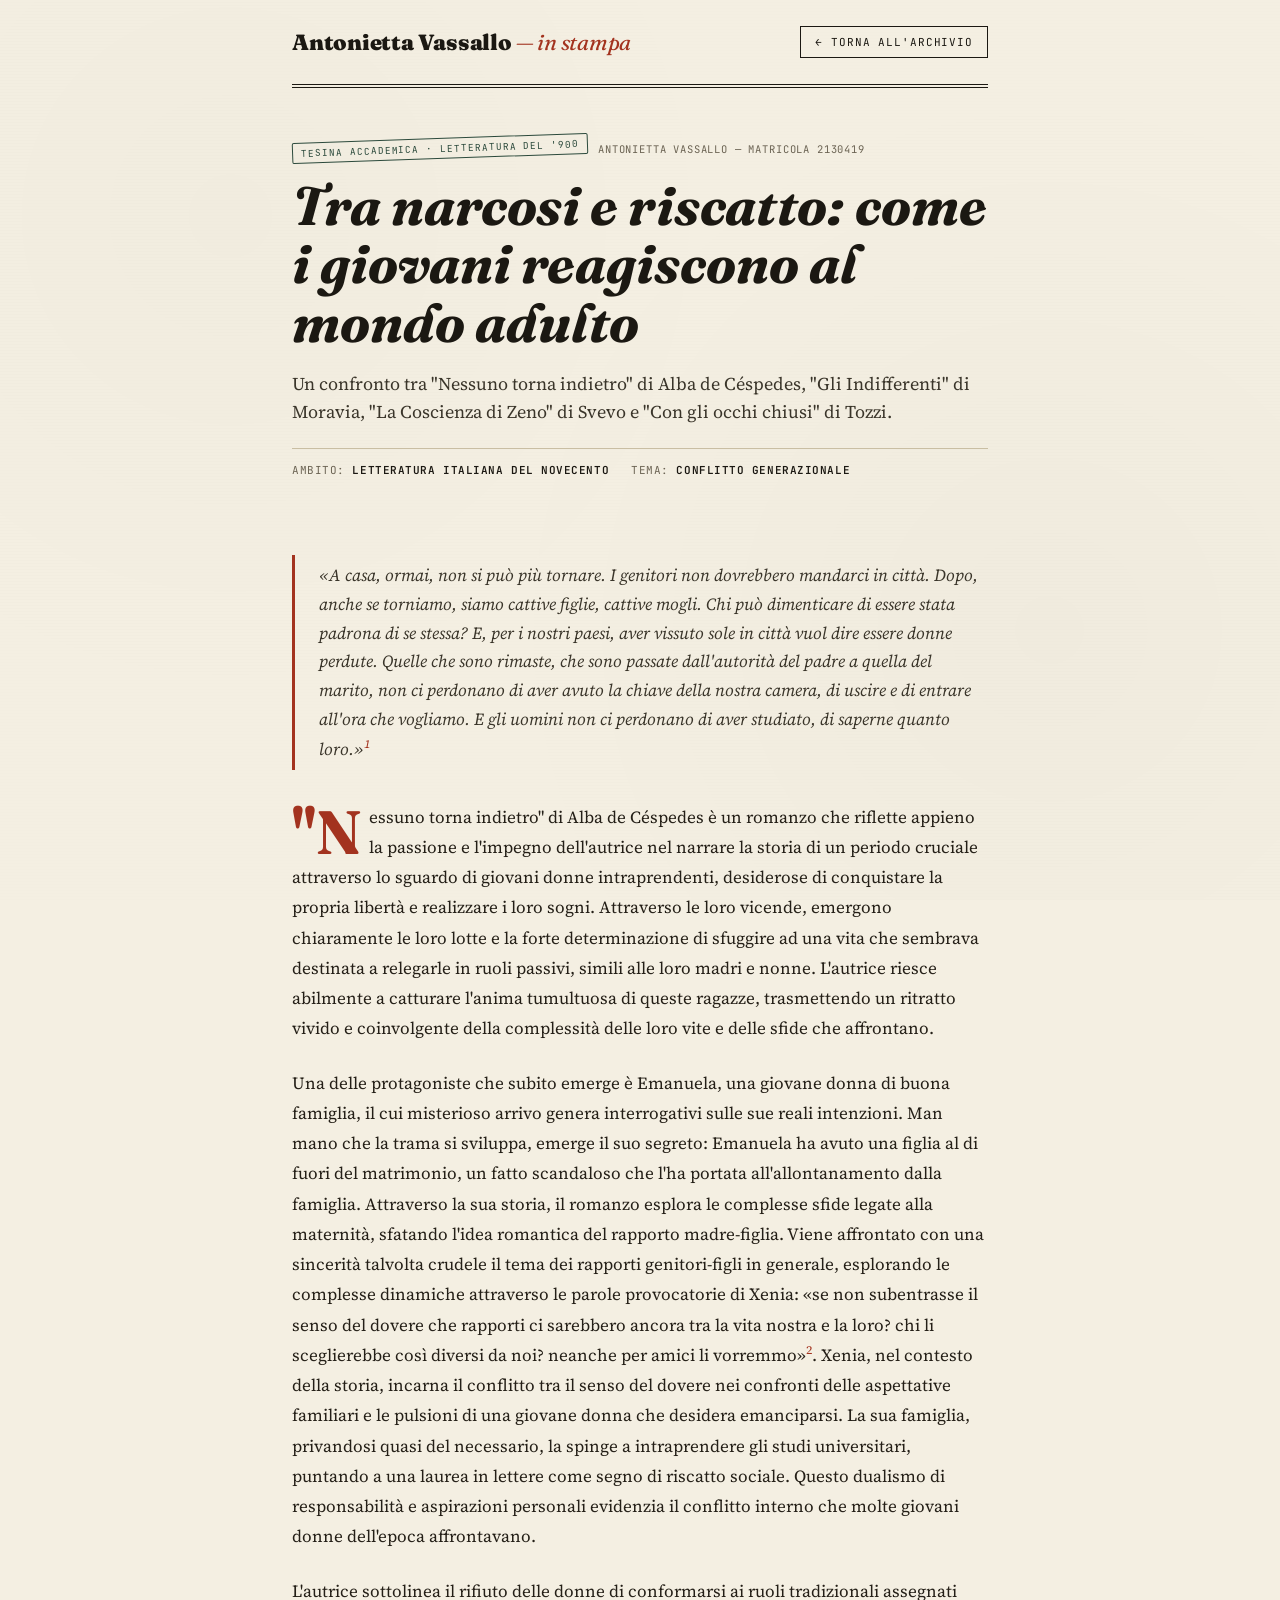
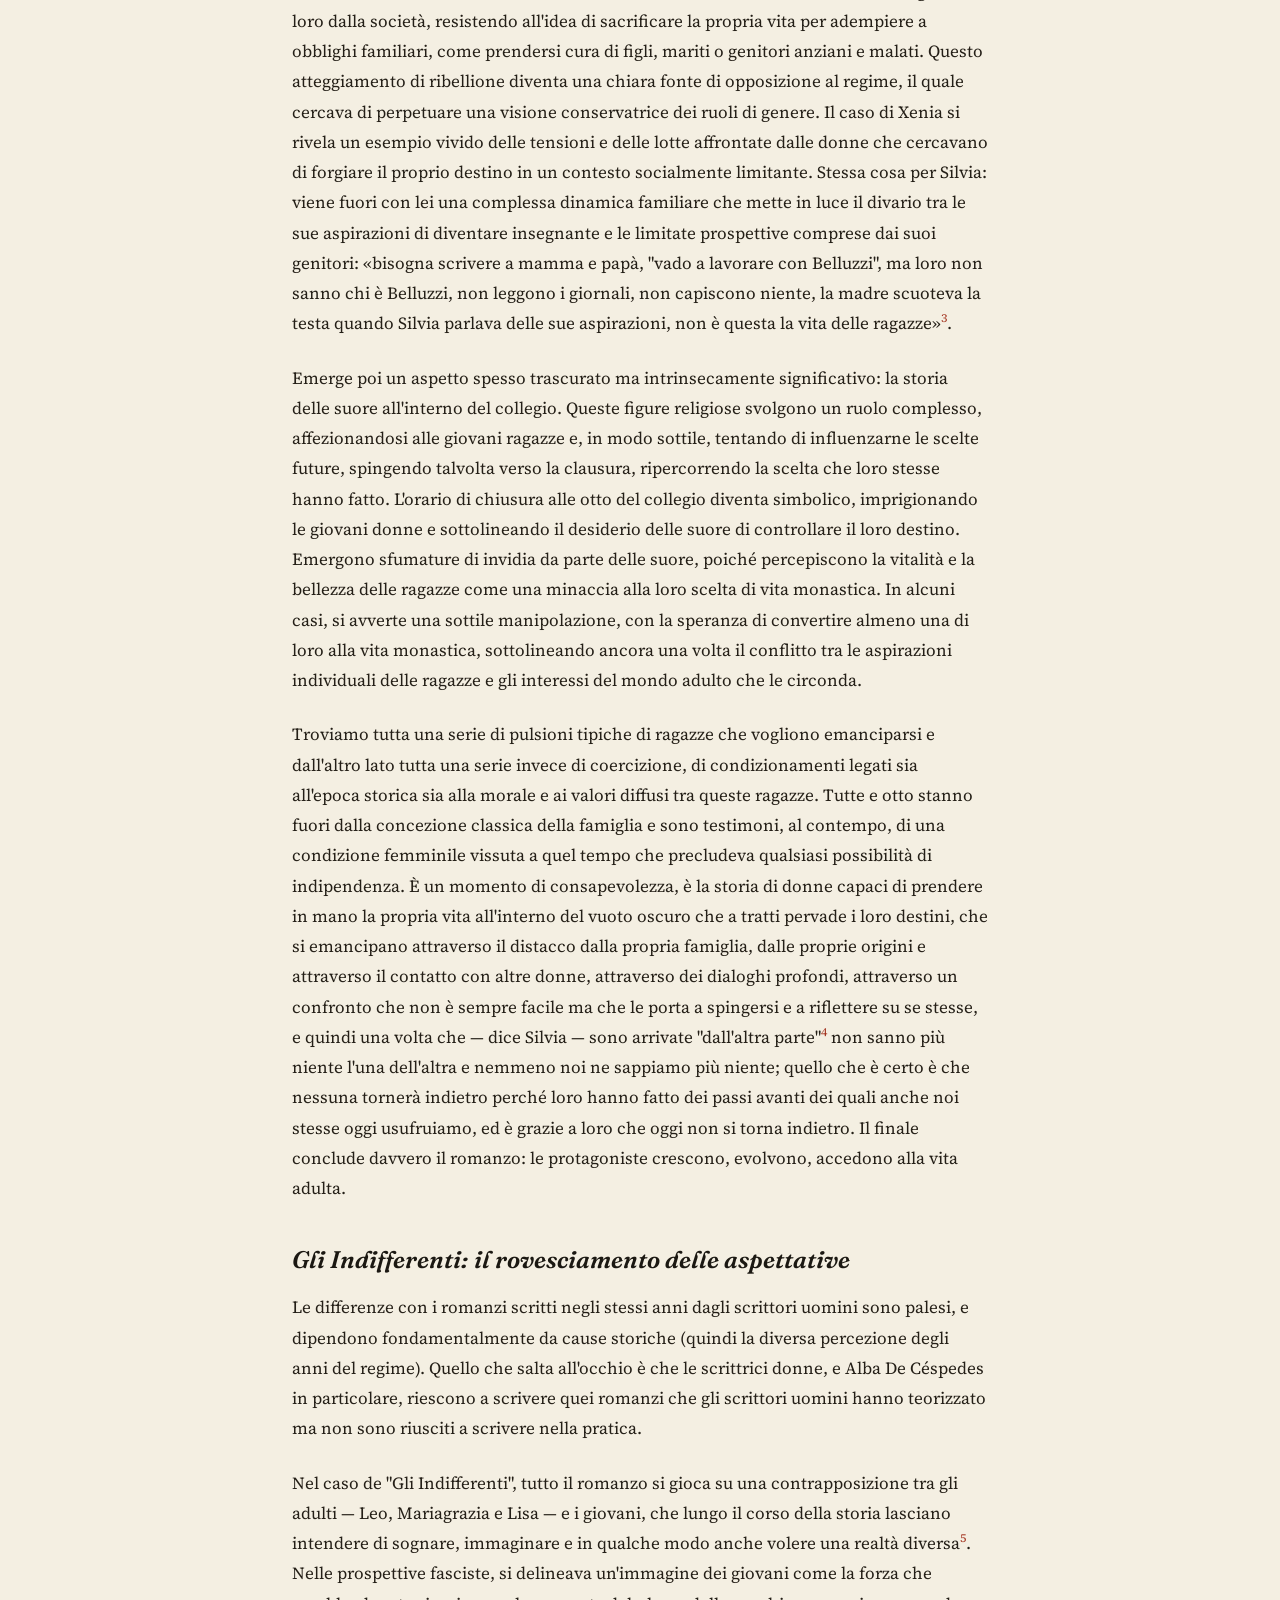
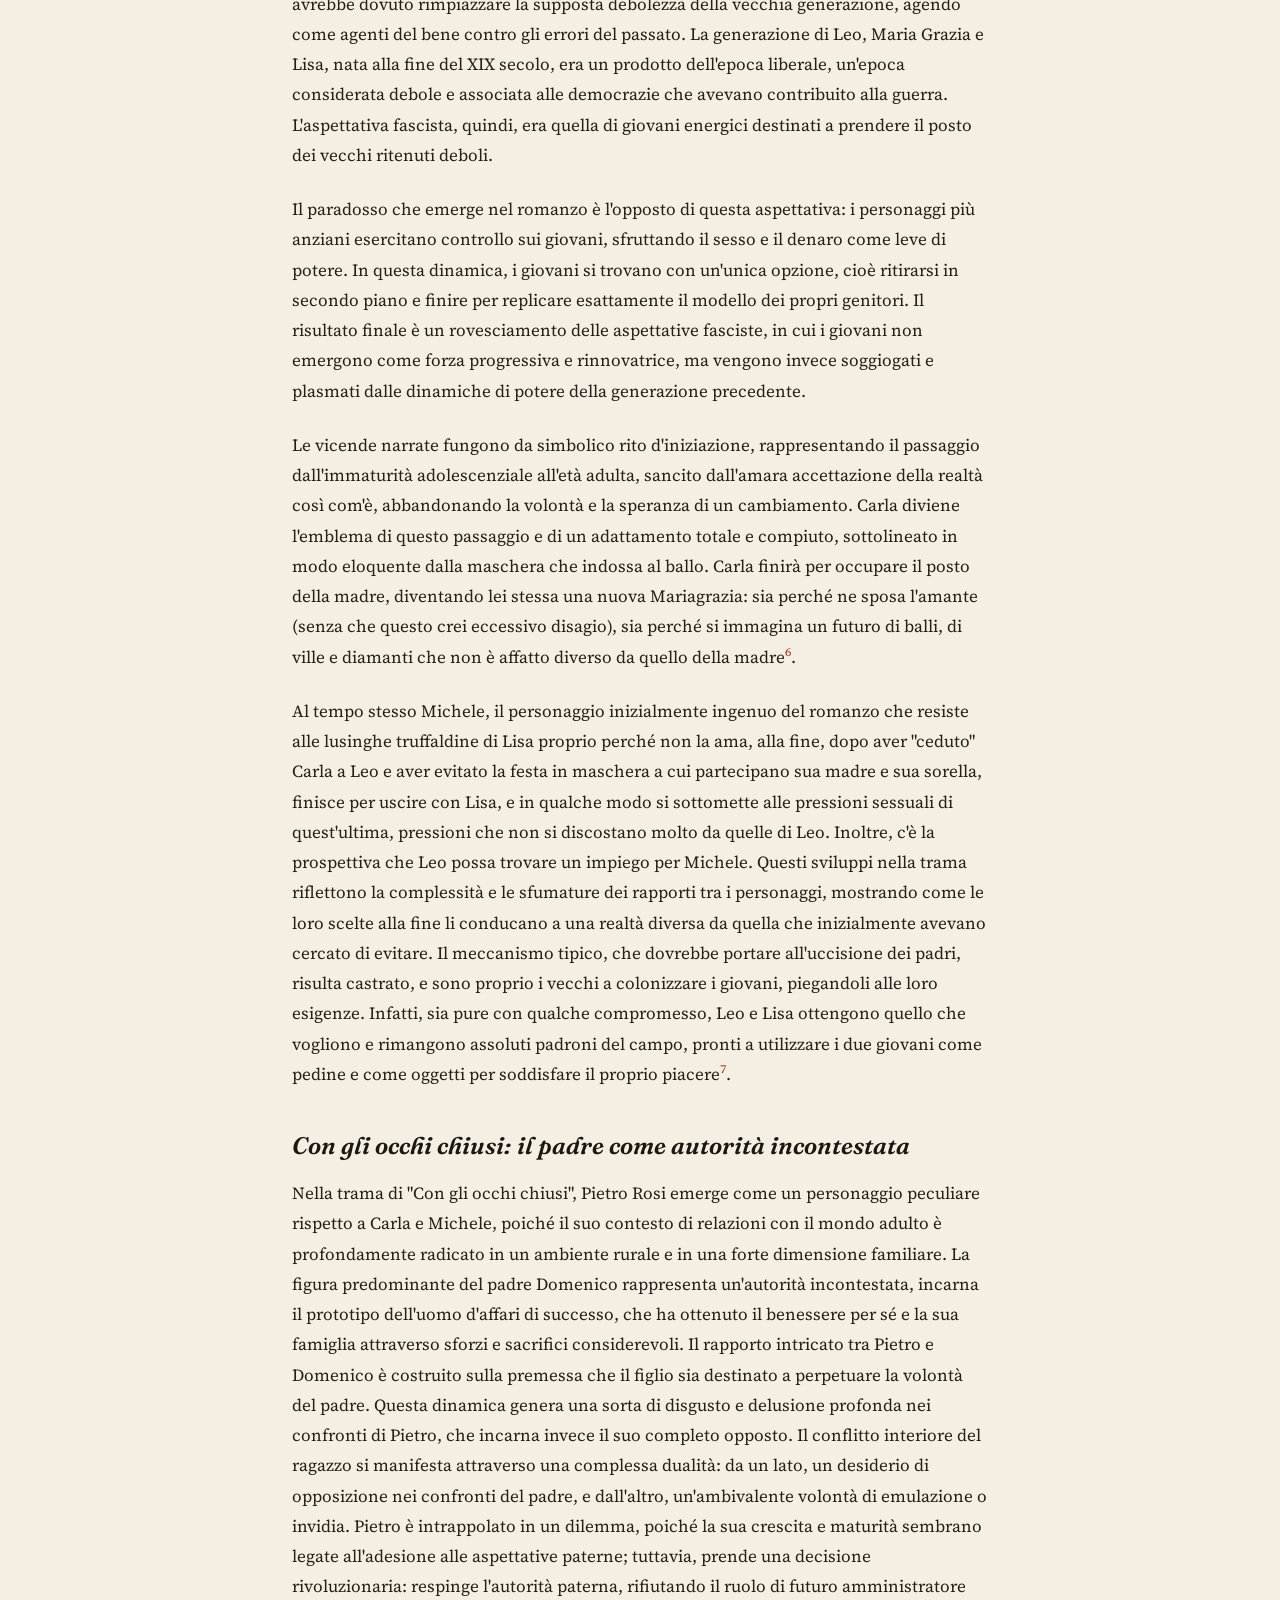
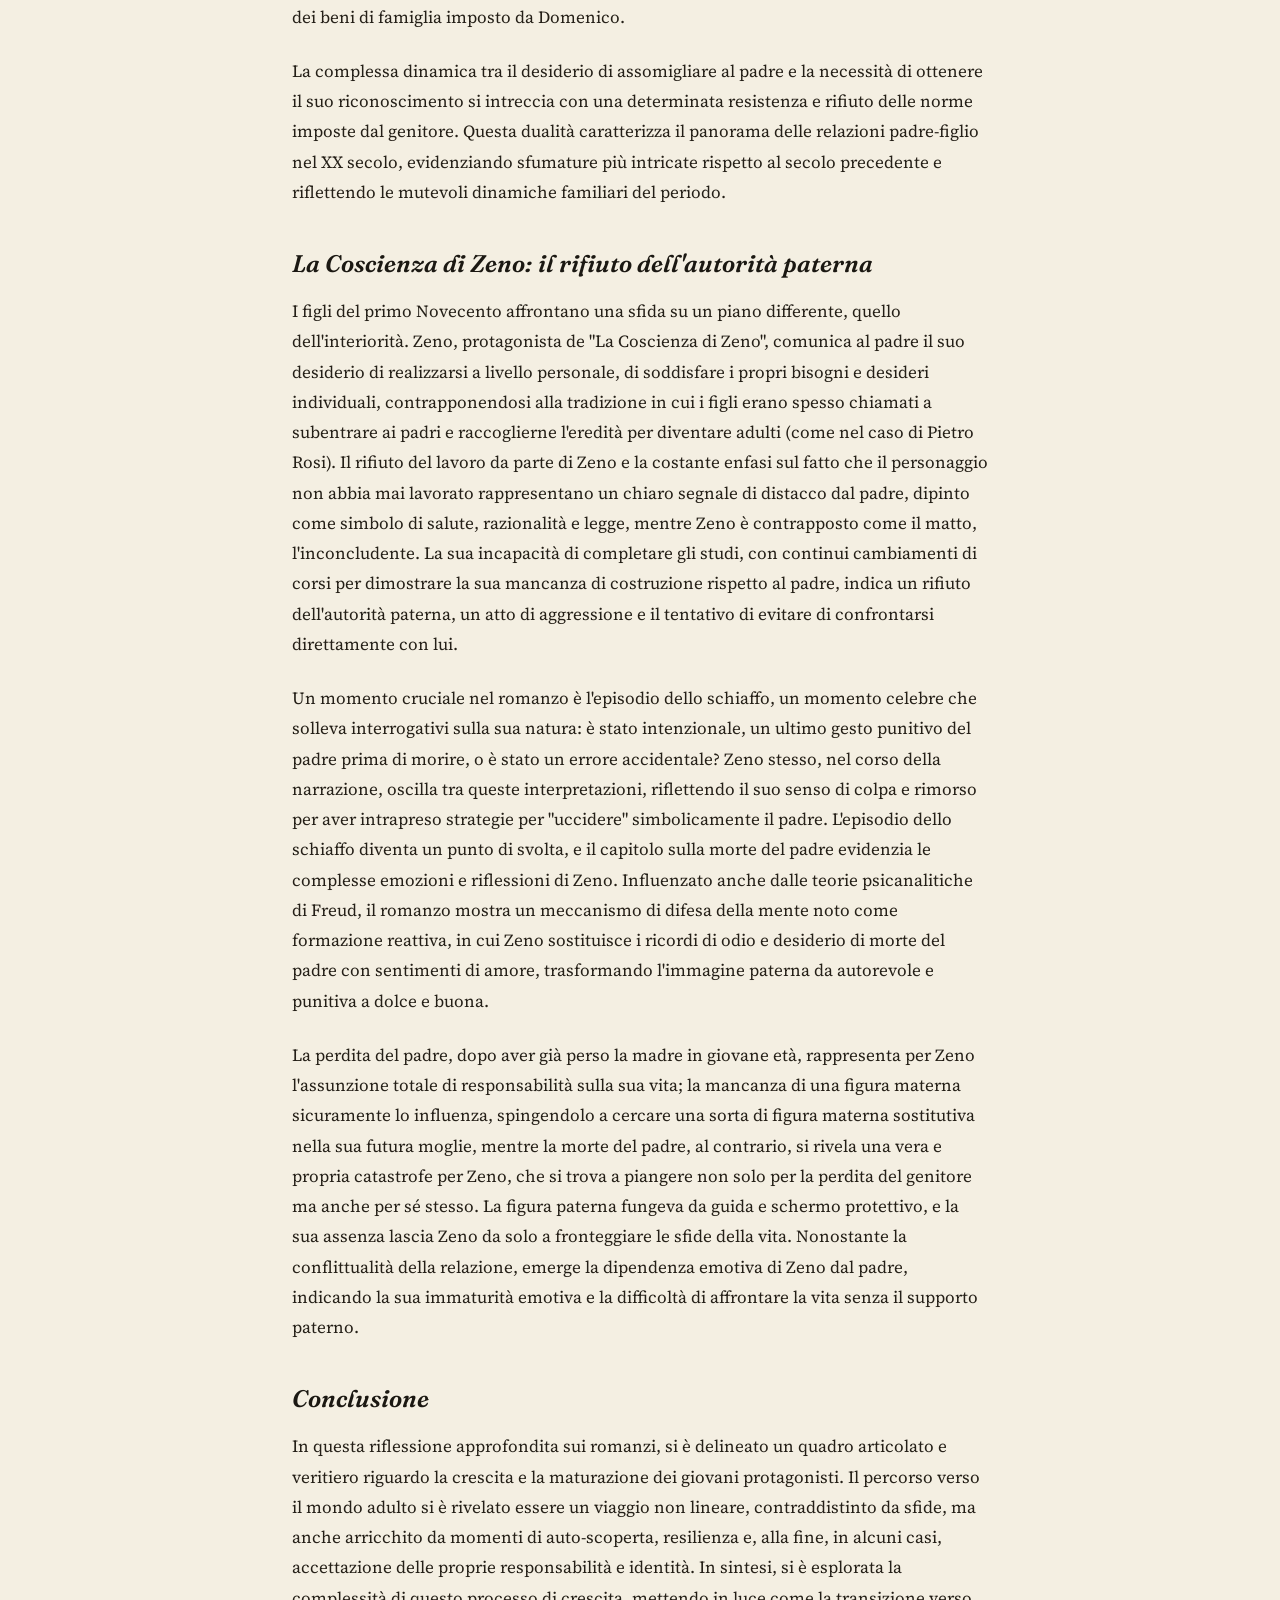
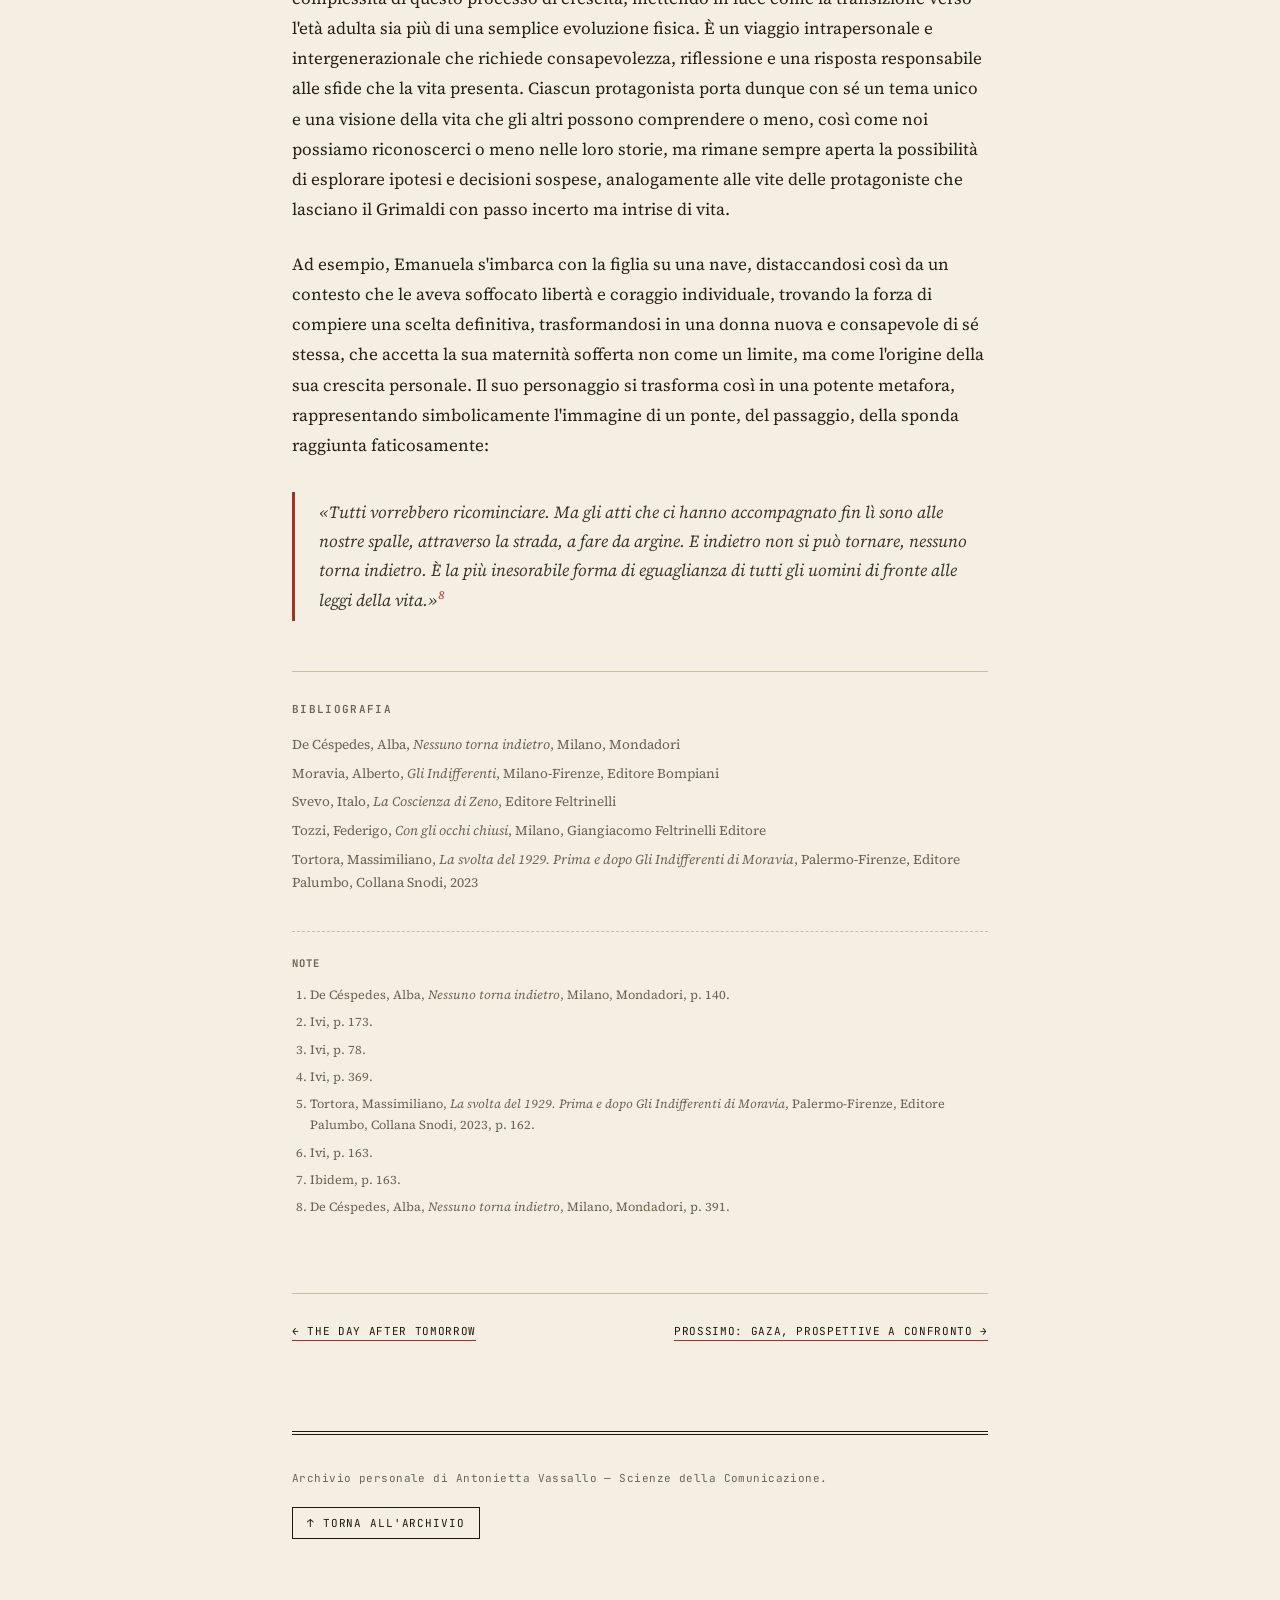
<file: articoli/tesina-letteratura-giovani.html>
<!DOCTYPE html>
<html lang="it">
<head>
<meta charset="UTF-8">
<meta name="viewport" content="width=device-width, initial-scale=1.0">
<title>Tra narcosi e riscatto — Antonietta Vassallo</title>
<link rel="preconnect" href="https://fonts.googleapis.com">
<link rel="preconnect" href="https://fonts.gstatic.com" crossorigin>
<link href="https://fonts.googleapis.com/css2?family=Source+Serif+4:ital,opsz,wght@0,8..60,400;0,8..60,500;0,8..60,600;0,8..60,700;1,8..60,400;1,8..60,500&family=Fraunces:ital,opsz,wght@0,9..144,300;0,9..144,400;0,9..144,500;0,9..144,600;0,9..144,700;0,9..144,900;1,9..144,400&family=JetBrains+Mono:wght@400;500;600&display=swap" rel="stylesheet">
<link rel="stylesheet" href="../style.css">
</head>
<body>
<div class="wrap narrow">

  <header class="strip-header">
    <a class="strip-brand" href="../index.html">Antonietta Vassallo <span class="accent">— in stampa</span></a>
    <a class="back-link" href="../index.html#analisi">← Torna all'archivio</a>
  </header>

  <section class="article-head">
    <div class="article-eyebrow-row">
      <span class="stamp">Tesina accademica · Letteratura del '900</span>
      <span class="byline">Antonietta Vassallo — Matricola 2130419</span>
    </div>
    <h1>Tra narcosi e riscatto: come i giovani reagiscono al mondo adulto</h1>
    <p class="article-dek">Un confronto tra "Nessuno torna indietro" di Alba de Céspedes, "Gli Indifferenti" di Moravia, "La Coscienza di Zeno" di Svevo e "Con gli occhi chiusi" di Tozzi.</p>
    <div class="article-meta-row">
      <span>Ambito: <strong>Letteratura italiana del Novecento</strong></span>
      <span>Tema: <strong>Conflitto generazionale</strong></span>
    </div>
  </header>

  <article class="article-body">

    <blockquote>«A casa, ormai, non si può più tornare. I genitori non dovrebbero mandarci in città. Dopo, anche se torniamo, siamo cattive figlie, cattive mogli. Chi può dimenticare di essere stata padrona di se stessa? E, per i nostri paesi, aver vissuto sole in città vuol dire essere donne perdute. Quelle che sono rimaste, che sono passate dall'autorità del padre a quella del marito, non ci perdonano di aver avuto la chiave della nostra camera, di uscire e di entrare all'ora che vogliamo. E gli uomini non ci perdonano di aver studiato, di saperne quanto loro.»<sup>1</sup></blockquote>

    <p class="lead">"Nessuno torna indietro" di Alba de Céspedes è un romanzo che riflette appieno la passione e l'impegno dell'autrice nel narrare la storia di un periodo cruciale attraverso lo sguardo di giovani donne intraprendenti, desiderose di conquistare la propria libertà e realizzare i loro sogni. Attraverso le loro vicende, emergono chiaramente le loro lotte e la forte determinazione di sfuggire ad una vita che sembrava destinata a relegarle in ruoli passivi, simili alle loro madri e nonne. L'autrice riesce abilmente a catturare l'anima tumultuosa di queste ragazze, trasmettendo un ritratto vivido e coinvolgente della complessità delle loro vite e delle sfide che affrontano.</p>

    <p>Una delle protagoniste che subito emerge è Emanuela, una giovane donna di buona famiglia, il cui misterioso arrivo genera interrogativi sulle sue reali intenzioni. Man mano che la trama si sviluppa, emerge il suo segreto: Emanuela ha avuto una figlia al di fuori del matrimonio, un fatto scandaloso che l'ha portata all'allontanamento dalla famiglia. Attraverso la sua storia, il romanzo esplora le complesse sfide legate alla maternità, sfatando l'idea romantica del rapporto madre-figlia. Viene affrontato con una sincerità talvolta crudele il tema dei rapporti genitori-figli in generale, esplorando le complesse dinamiche attraverso le parole provocatorie di Xenia: «se non subentrasse il senso del dovere che rapporti ci sarebbero ancora tra la vita nostra e la loro? chi li sceglierebbe così diversi da noi? neanche per amici li vorremmo»<sup>2</sup>. Xenia, nel contesto della storia, incarna il conflitto tra il senso del dovere nei confronti delle aspettative familiari e le pulsioni di una giovane donna che desidera emanciparsi. La sua famiglia, privandosi quasi del necessario, la spinge a intraprendere gli studi universitari, puntando a una laurea in lettere come segno di riscatto sociale. Questo dualismo di responsabilità e aspirazioni personali evidenzia il conflitto interno che molte giovani donne dell'epoca affrontavano.</p>

    <p>L'autrice sottolinea il rifiuto delle donne di conformarsi ai ruoli tradizionali assegnati loro dalla società, resistendo all'idea di sacrificare la propria vita per adempiere a obblighi familiari, come prendersi cura di figli, mariti o genitori anziani e malati. Questo atteggiamento di ribellione diventa una chiara fonte di opposizione al regime, il quale cercava di perpetuare una visione conservatrice dei ruoli di genere. Il caso di Xenia si rivela un esempio vivido delle tensioni e delle lotte affrontate dalle donne che cercavano di forgiare il proprio destino in un contesto socialmente limitante. Stessa cosa per Silvia: viene fuori con lei una complessa dinamica familiare che mette in luce il divario tra le sue aspirazioni di diventare insegnante e le limitate prospettive comprese dai suoi genitori: «bisogna scrivere a mamma e papà, "vado a lavorare con Belluzzi", ma loro non sanno chi è Belluzzi, non leggono i giornali, non capiscono niente, la madre scuoteva la testa quando Silvia parlava delle sue aspirazioni, non è questa la vita delle ragazze»<sup>3</sup>.</p>

    <p>Emerge poi un aspetto spesso trascurato ma intrinsecamente significativo: la storia delle suore all'interno del collegio. Queste figure religiose svolgono un ruolo complesso, affezionandosi alle giovani ragazze e, in modo sottile, tentando di influenzarne le scelte future, spingendo talvolta verso la clausura, ripercorrendo la scelta che loro stesse hanno fatto. L'orario di chiusura alle otto del collegio diventa simbolico, imprigionando le giovani donne e sottolineando il desiderio delle suore di controllare il loro destino. Emergono sfumature di invidia da parte delle suore, poiché percepiscono la vitalità e la bellezza delle ragazze come una minaccia alla loro scelta di vita monastica. In alcuni casi, si avverte una sottile manipolazione, con la speranza di convertire almeno una di loro alla vita monastica, sottolineando ancora una volta il conflitto tra le aspirazioni individuali delle ragazze e gli interessi del mondo adulto che le circonda.</p>

    <p>Troviamo tutta una serie di pulsioni tipiche di ragazze che vogliono emanciparsi e dall'altro lato tutta una serie invece di coercizione, di condizionamenti legati sia all'epoca storica sia alla morale e ai valori diffusi tra queste ragazze. Tutte e otto stanno fuori dalla concezione classica della famiglia e sono testimoni, al contempo, di una condizione femminile vissuta a quel tempo che precludeva qualsiasi possibilità di indipendenza. È un momento di consapevolezza, è la storia di donne capaci di prendere in mano la propria vita all'interno del vuoto oscuro che a tratti pervade i loro destini, che si emancipano attraverso il distacco dalla propria famiglia, dalle proprie origini e attraverso il contatto con altre donne, attraverso dei dialoghi profondi, attraverso un confronto che non è sempre facile ma che le porta a spingersi e a riflettere su se stesse, e quindi una volta che — dice Silvia — sono arrivate "dall'altra parte"<sup>4</sup> non sanno più niente l'una dell'altra e nemmeno noi ne sappiamo più niente; quello che è certo è che nessuna tornerà indietro perché loro hanno fatto dei passi avanti dei quali anche noi stesse oggi usufruiamo, ed è grazie a loro che oggi non si torna indietro. Il finale conclude davvero il romanzo: le protagoniste crescono, evolvono, accedono alla vita adulta.</p>

    <h2>Gli Indifferenti: il rovesciamento delle aspettative</h2>

    <p>Le differenze con i romanzi scritti negli stessi anni dagli scrittori uomini sono palesi, e dipendono fondamentalmente da cause storiche (quindi la diversa percezione degli anni del regime). Quello che salta all'occhio è che le scrittrici donne, e Alba De Céspedes in particolare, riescono a scrivere quei romanzi che gli scrittori uomini hanno teorizzato ma non sono riusciti a scrivere nella pratica.</p>

    <p>Nel caso de "Gli Indifferenti", tutto il romanzo si gioca su una contrapposizione tra gli adulti — Leo, Mariagrazia e Lisa — e i giovani, che lungo il corso della storia lasciano intendere di sognare, immaginare e in qualche modo anche volere una realtà diversa<sup>5</sup>. Nelle prospettive fasciste, si delineava un'immagine dei giovani come la forza che avrebbe dovuto rimpiazzare la supposta debolezza della vecchia generazione, agendo come agenti del bene contro gli errori del passato. La generazione di Leo, Maria Grazia e Lisa, nata alla fine del XIX secolo, era un prodotto dell'epoca liberale, un'epoca considerata debole e associata alle democrazie che avevano contribuito alla guerra. L'aspettativa fascista, quindi, era quella di giovani energici destinati a prendere il posto dei vecchi ritenuti deboli.</p>

    <p>Il paradosso che emerge nel romanzo è l'opposto di questa aspettativa: i personaggi più anziani esercitano controllo sui giovani, sfruttando il sesso e il denaro come leve di potere. In questa dinamica, i giovani si trovano con un'unica opzione, cioè ritirarsi in secondo piano e finire per replicare esattamente il modello dei propri genitori. Il risultato finale è un rovesciamento delle aspettative fasciste, in cui i giovani non emergono come forza progressiva e rinnovatrice, ma vengono invece soggiogati e plasmati dalle dinamiche di potere della generazione precedente.</p>

    <p>Le vicende narrate fungono da simbolico rito d'iniziazione, rappresentando il passaggio dall'immaturità adolescenziale all'età adulta, sancito dall'amara accettazione della realtà così com'è, abbandonando la volontà e la speranza di un cambiamento. Carla diviene l'emblema di questo passaggio e di un adattamento totale e compiuto, sottolineato in modo eloquente dalla maschera che indossa al ballo. Carla finirà per occupare il posto della madre, diventando lei stessa una nuova Mariagrazia: sia perché ne sposa l'amante (senza che questo crei eccessivo disagio), sia perché si immagina un futuro di balli, di ville e diamanti che non è affatto diverso da quello della madre<sup>6</sup>.</p>

    <p>Al tempo stesso Michele, il personaggio inizialmente ingenuo del romanzo che resiste alle lusinghe truffaldine di Lisa proprio perché non la ama, alla fine, dopo aver "ceduto" Carla a Leo e aver evitato la festa in maschera a cui partecipano sua madre e sua sorella, finisce per uscire con Lisa, e in qualche modo si sottomette alle pressioni sessuali di quest'ultima, pressioni che non si discostano molto da quelle di Leo. Inoltre, c'è la prospettiva che Leo possa trovare un impiego per Michele. Questi sviluppi nella trama riflettono la complessità e le sfumature dei rapporti tra i personaggi, mostrando come le loro scelte alla fine li conducano a una realtà diversa da quella che inizialmente avevano cercato di evitare. Il meccanismo tipico, che dovrebbe portare all'uccisione dei padri, risulta castrato, e sono proprio i vecchi a colonizzare i giovani, piegandoli alle loro esigenze. Infatti, sia pure con qualche compromesso, Leo e Lisa ottengono quello che vogliono e rimangono assoluti padroni del campo, pronti a utilizzare i due giovani come pedine e come oggetti per soddisfare il proprio piacere<sup>7</sup>.</p>

    <h2>Con gli occhi chiusi: il padre come autorità incontestata</h2>

    <p>Nella trama di "Con gli occhi chiusi", Pietro Rosi emerge come un personaggio peculiare rispetto a Carla e Michele, poiché il suo contesto di relazioni con il mondo adulto è profondamente radicato in un ambiente rurale e in una forte dimensione familiare. La figura predominante del padre Domenico rappresenta un'autorità incontestata, incarna il prototipo dell'uomo d'affari di successo, che ha ottenuto il benessere per sé e la sua famiglia attraverso sforzi e sacrifici considerevoli. Il rapporto intricato tra Pietro e Domenico è costruito sulla premessa che il figlio sia destinato a perpetuare la volontà del padre. Questa dinamica genera una sorta di disgusto e delusione profonda nei confronti di Pietro, che incarna invece il suo completo opposto. Il conflitto interiore del ragazzo si manifesta attraverso una complessa dualità: da un lato, un desiderio di opposizione nei confronti del padre, e dall'altro, un'ambivalente volontà di emulazione o invidia. Pietro è intrappolato in un dilemma, poiché la sua crescita e maturità sembrano legate all'adesione alle aspettative paterne; tuttavia, prende una decisione rivoluzionaria: respinge l'autorità paterna, rifiutando il ruolo di futuro amministratore dei beni di famiglia imposto da Domenico.</p>

    <p>La complessa dinamica tra il desiderio di assomigliare al padre e la necessità di ottenere il suo riconoscimento si intreccia con una determinata resistenza e rifiuto delle norme imposte dal genitore. Questa dualità caratterizza il panorama delle relazioni padre-figlio nel XX secolo, evidenziando sfumature più intricate rispetto al secolo precedente e riflettendo le mutevoli dinamiche familiari del periodo.</p>

    <h2>La Coscienza di Zeno: il rifiuto dell'autorità paterna</h2>

    <p>I figli del primo Novecento affrontano una sfida su un piano differente, quello dell'interiorità. Zeno, protagonista de "La Coscienza di Zeno", comunica al padre il suo desiderio di realizzarsi a livello personale, di soddisfare i propri bisogni e desideri individuali, contrapponendosi alla tradizione in cui i figli erano spesso chiamati a subentrare ai padri e raccoglierne l'eredità per diventare adulti (come nel caso di Pietro Rosi). Il rifiuto del lavoro da parte di Zeno e la costante enfasi sul fatto che il personaggio non abbia mai lavorato rappresentano un chiaro segnale di distacco dal padre, dipinto come simbolo di salute, razionalità e legge, mentre Zeno è contrapposto come il matto, l'inconcludente. La sua incapacità di completare gli studi, con continui cambiamenti di corsi per dimostrare la sua mancanza di costruzione rispetto al padre, indica un rifiuto dell'autorità paterna, un atto di aggressione e il tentativo di evitare di confrontarsi direttamente con lui.</p>

    <p>Un momento cruciale nel romanzo è l'episodio dello schiaffo, un momento celebre che solleva interrogativi sulla sua natura: è stato intenzionale, un ultimo gesto punitivo del padre prima di morire, o è stato un errore accidentale? Zeno stesso, nel corso della narrazione, oscilla tra queste interpretazioni, riflettendo il suo senso di colpa e rimorso per aver intrapreso strategie per "uccidere" simbolicamente il padre. L'episodio dello schiaffo diventa un punto di svolta, e il capitolo sulla morte del padre evidenzia le complesse emozioni e riflessioni di Zeno. Influenzato anche dalle teorie psicanalitiche di Freud, il romanzo mostra un meccanismo di difesa della mente noto come formazione reattiva, in cui Zeno sostituisce i ricordi di odio e desiderio di morte del padre con sentimenti di amore, trasformando l'immagine paterna da autorevole e punitiva a dolce e buona.</p>

    <p>La perdita del padre, dopo aver già perso la madre in giovane età, rappresenta per Zeno l'assunzione totale di responsabilità sulla sua vita; la mancanza di una figura materna sicuramente lo influenza, spingendolo a cercare una sorta di figura materna sostitutiva nella sua futura moglie, mentre la morte del padre, al contrario, si rivela una vera e propria catastrofe per Zeno, che si trova a piangere non solo per la perdita del genitore ma anche per sé stesso. La figura paterna fungeva da guida e schermo protettivo, e la sua assenza lascia Zeno da solo a fronteggiare le sfide della vita. Nonostante la conflittualità della relazione, emerge la dipendenza emotiva di Zeno dal padre, indicando la sua immaturità emotiva e la difficoltà di affrontare la vita senza il supporto paterno.</p>

    <h2>Conclusione</h2>

    <p>In questa riflessione approfondita sui romanzi, si è delineato un quadro articolato e veritiero riguardo la crescita e la maturazione dei giovani protagonisti. Il percorso verso il mondo adulto si è rivelato essere un viaggio non lineare, contraddistinto da sfide, ma anche arricchito da momenti di auto-scoperta, resilienza e, alla fine, in alcuni casi, accettazione delle proprie responsabilità e identità. In sintesi, si è esplorata la complessità di questo processo di crescita, mettendo in luce come la transizione verso l'età adulta sia più di una semplice evoluzione fisica. È un viaggio intrapersonale e intergenerazionale che richiede consapevolezza, riflessione e una risposta responsabile alle sfide che la vita presenta. Ciascun protagonista porta dunque con sé un tema unico e una visione della vita che gli altri possono comprendere o meno, così come noi possiamo riconoscerci o meno nelle loro storie, ma rimane sempre aperta la possibilità di esplorare ipotesi e decisioni sospese, analogamente alle vite delle protagoniste che lasciano il Grimaldi con passo incerto ma intrise di vita.</p>

    <p>Ad esempio, Emanuela s'imbarca con la figlia su una nave, distaccandosi così da un contesto che le aveva soffocato libertà e coraggio individuale, trovando la forza di compiere una scelta definitiva, trasformandosi in una donna nuova e consapevole di sé stessa, che accetta la sua maternità sofferta non come un limite, ma come l'origine della sua crescita personale. Il suo personaggio si trasforma così in una potente metafora, rappresentando simbolicamente l'immagine di un ponte, del passaggio, della sponda raggiunta faticosamente:</p>

    <blockquote>«Tutti vorrebbero ricominciare. Ma gli atti che ci hanno accompagnato fin lì sono alle nostre spalle, attraverso la strada, a fare da argine. E indietro non si può tornare, nessuno torna indietro. È la più inesorabile forma di eguaglianza di tutti gli uomini di fronte alle leggi della vita.»<sup>8</sup></blockquote>

    <div class="bibliography">
      <h3>Bibliografia</h3>
      <ul>
        <li>De Céspedes, Alba, <em>Nessuno torna indietro</em>, Milano, Mondadori</li>
        <li>Moravia, Alberto, <em>Gli Indifferenti</em>, Milano-Firenze, Editore Bompiani</li>
        <li>Svevo, Italo, <em>La Coscienza di Zeno</em>, Editore Feltrinelli</li>
        <li>Tozzi, Federigo, <em>Con gli occhi chiusi</em>, Milano, Giangiacomo Feltrinelli Editore</li>
        <li>Tortora, Massimiliano, <em>La svolta del 1929. Prima e dopo Gli Indifferenti di Moravia</em>, Palermo-Firenze, Editore Palumbo, Collana Snodi, 2023</li>
      </ul>
    </div>

    <div class="notes">
      <h3>Note</h3>
      <ol>
        <li>De Céspedes, Alba, <em>Nessuno torna indietro</em>, Milano, Mondadori, p. 140.</li>
        <li>Ivi, p. 173.</li>
        <li>Ivi, p. 78.</li>
        <li>Ivi, p. 369.</li>
        <li>Tortora, Massimiliano, <em>La svolta del 1929. Prima e dopo Gli Indifferenti di Moravia</em>, Palermo-Firenze, Editore Palumbo, Collana Snodi, 2023, p. 162.</li>
        <li>Ivi, p. 163.</li>
        <li>Ibidem, p. 163.</li>
        <li>De Céspedes, Alba, <em>Nessuno torna indietro</em>, Milano, Mondadori, p. 391.</li>
      </ol>
    </div>

  </article>

  <nav class="article-nav">
    <a href="day-after-tomorrow.html">← The Day After Tomorrow</a>
    <a href="reportage-gaza.html">Prossimo: Gaza, prospettive a confronto →</a>
  </nav>

  <footer class="colophon">
    <div class="colophon-text">Archivio personale di Antonietta Vassallo — Scienze della Comunicazione.</div>
    <a class="back-top" href="../index.html">↑ Torna all'archivio</a>
  </footer>

</div>
</body>
</html>
</file>
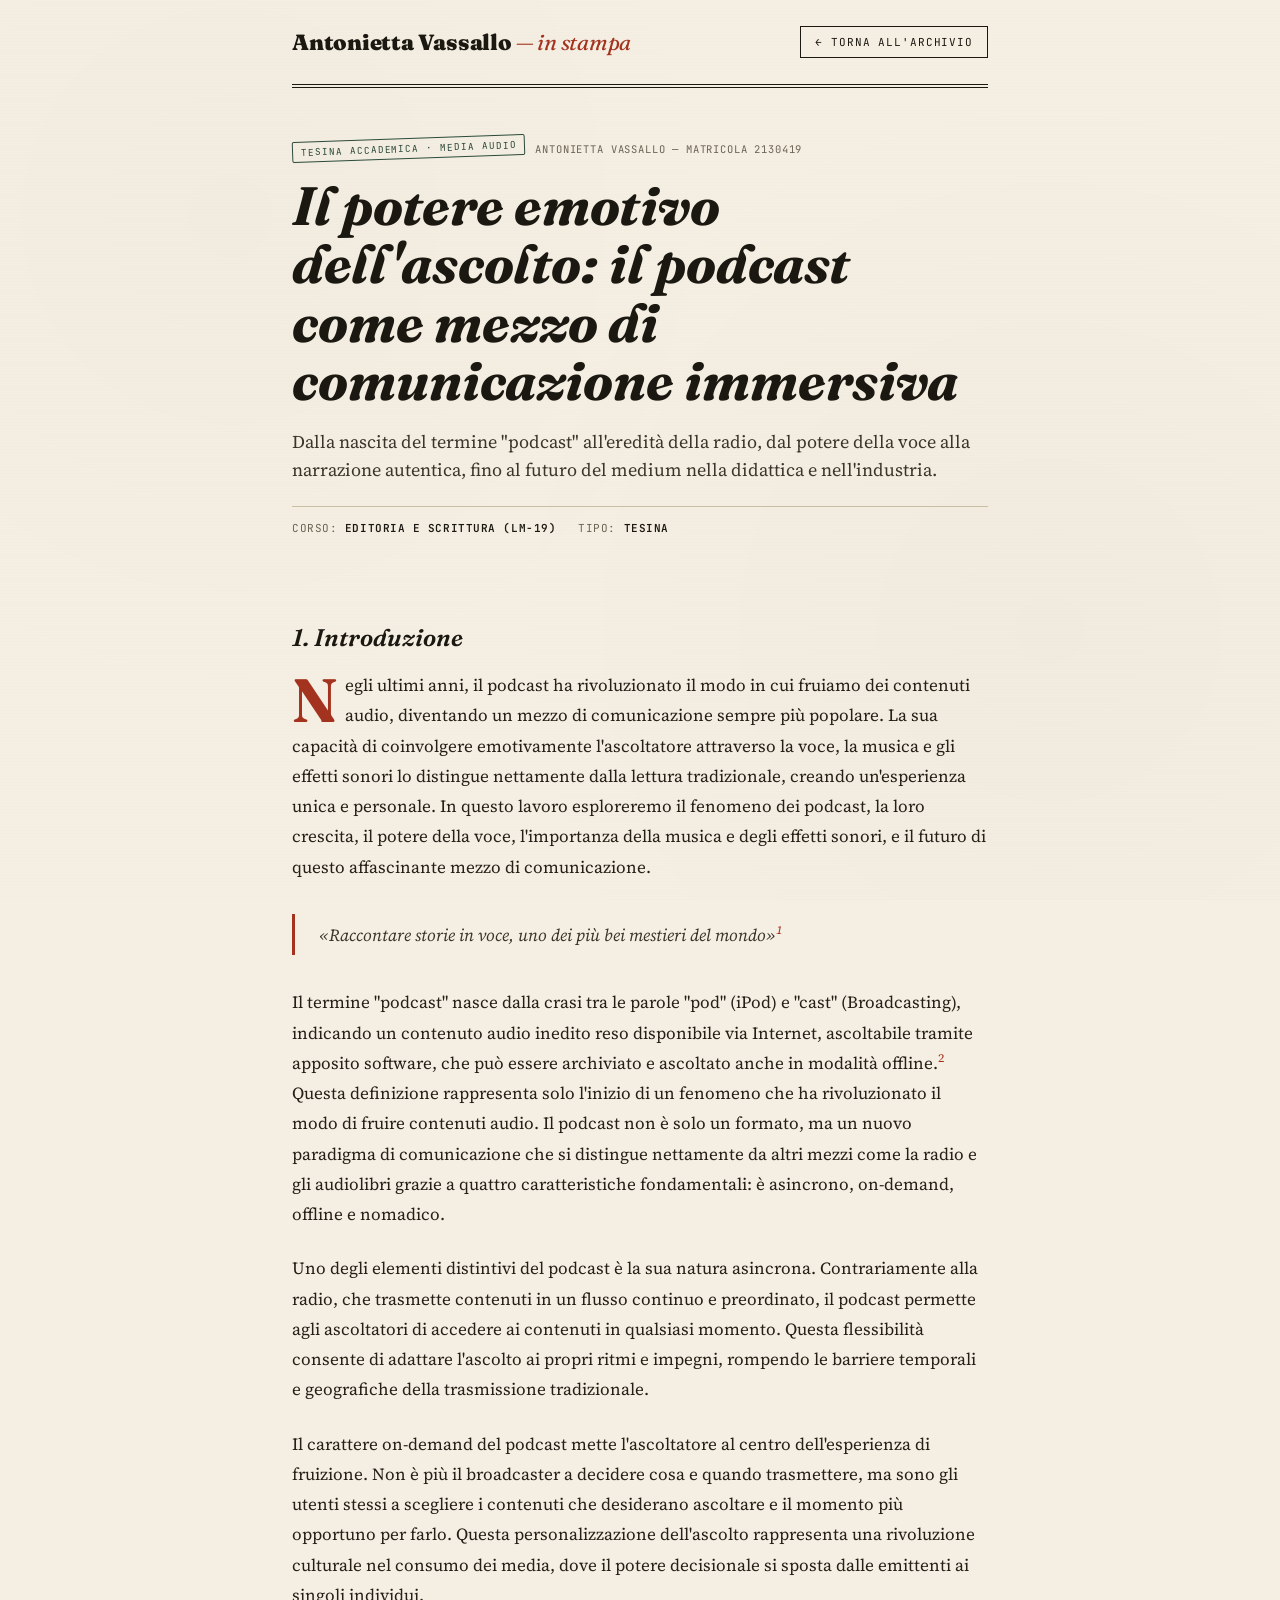
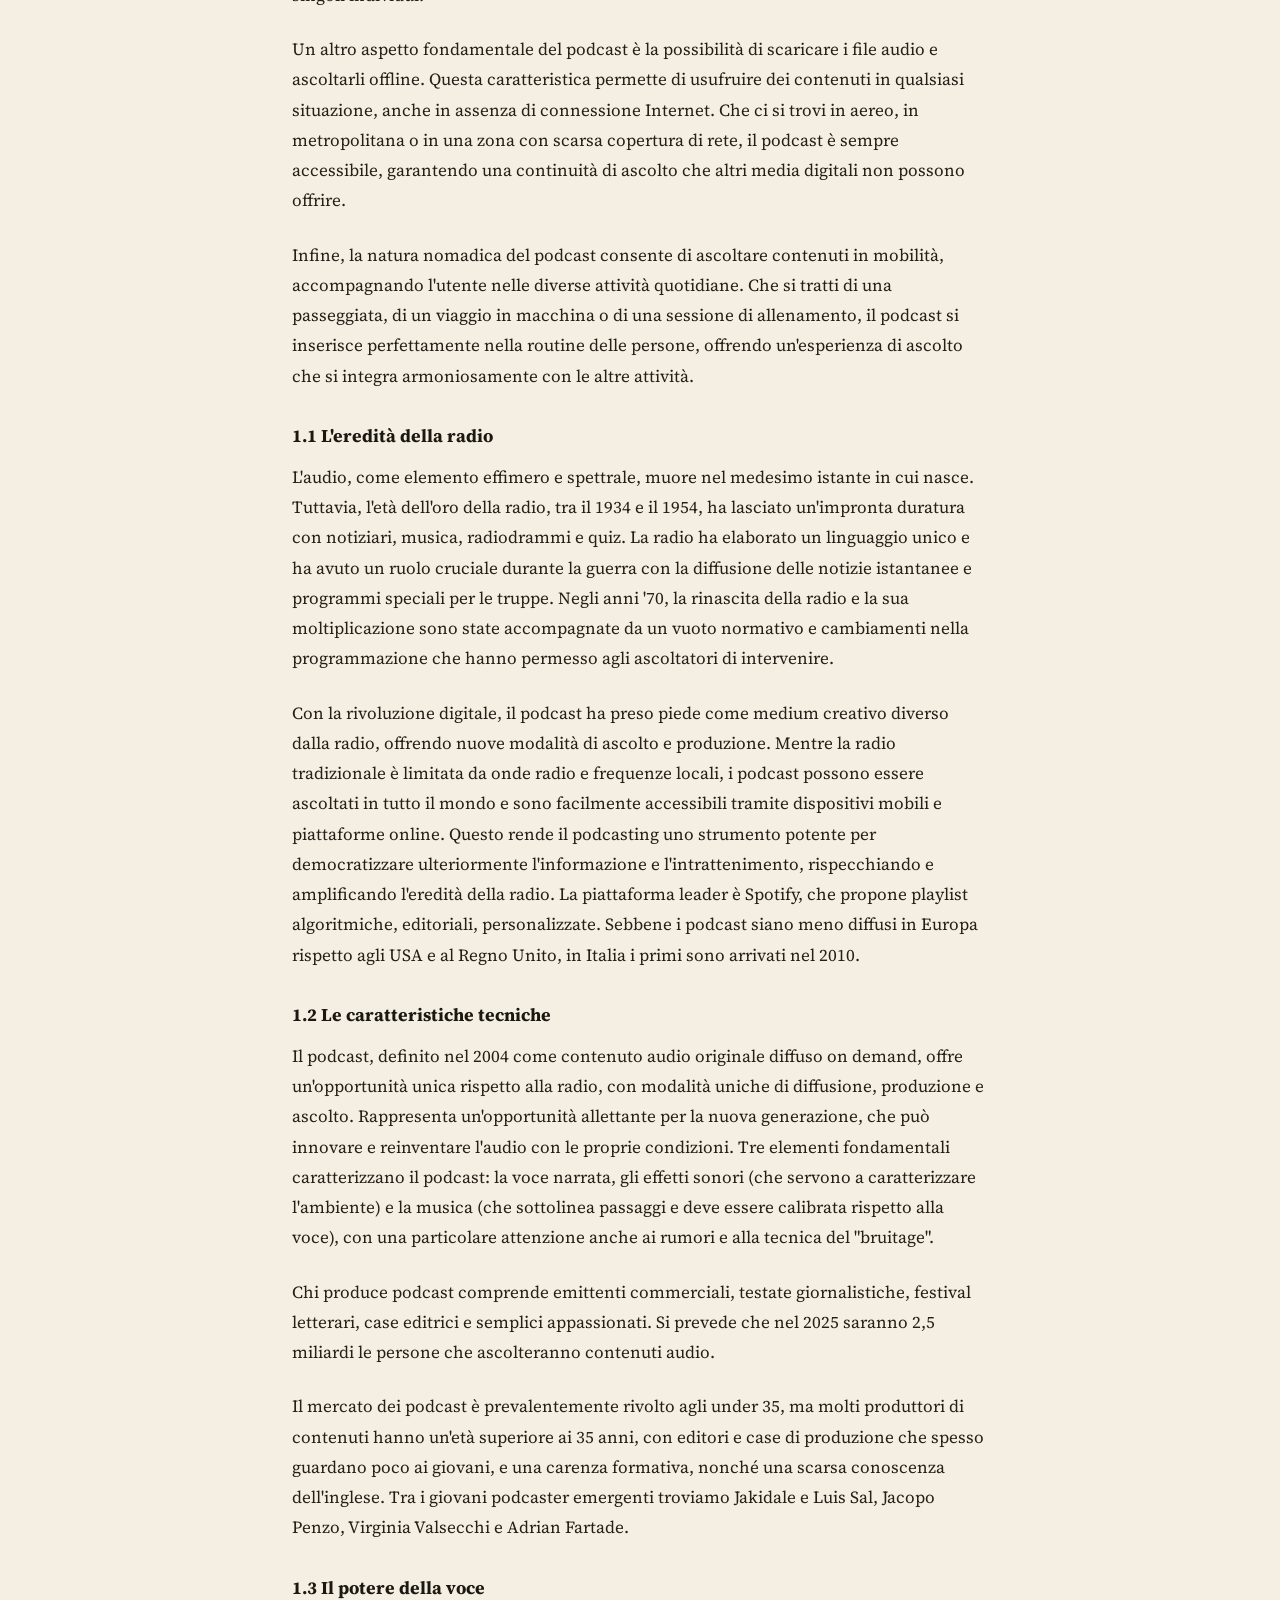
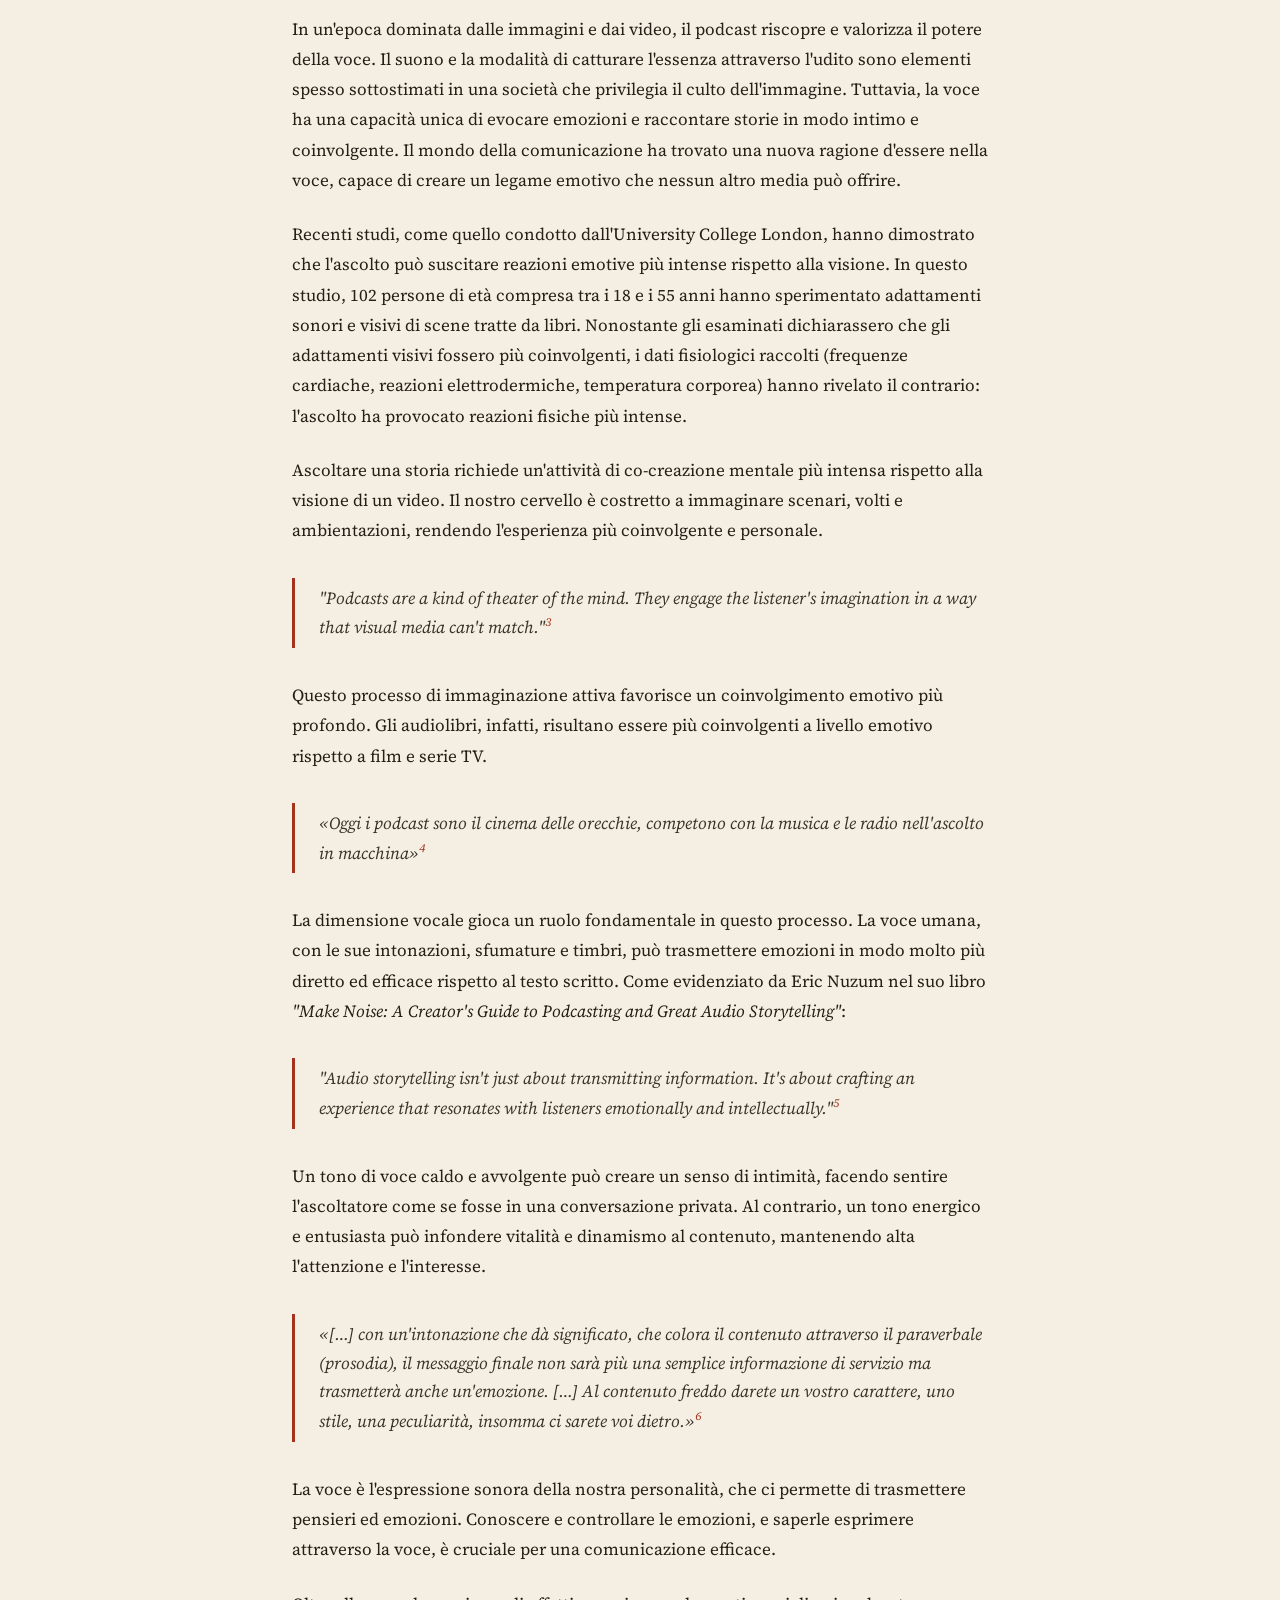
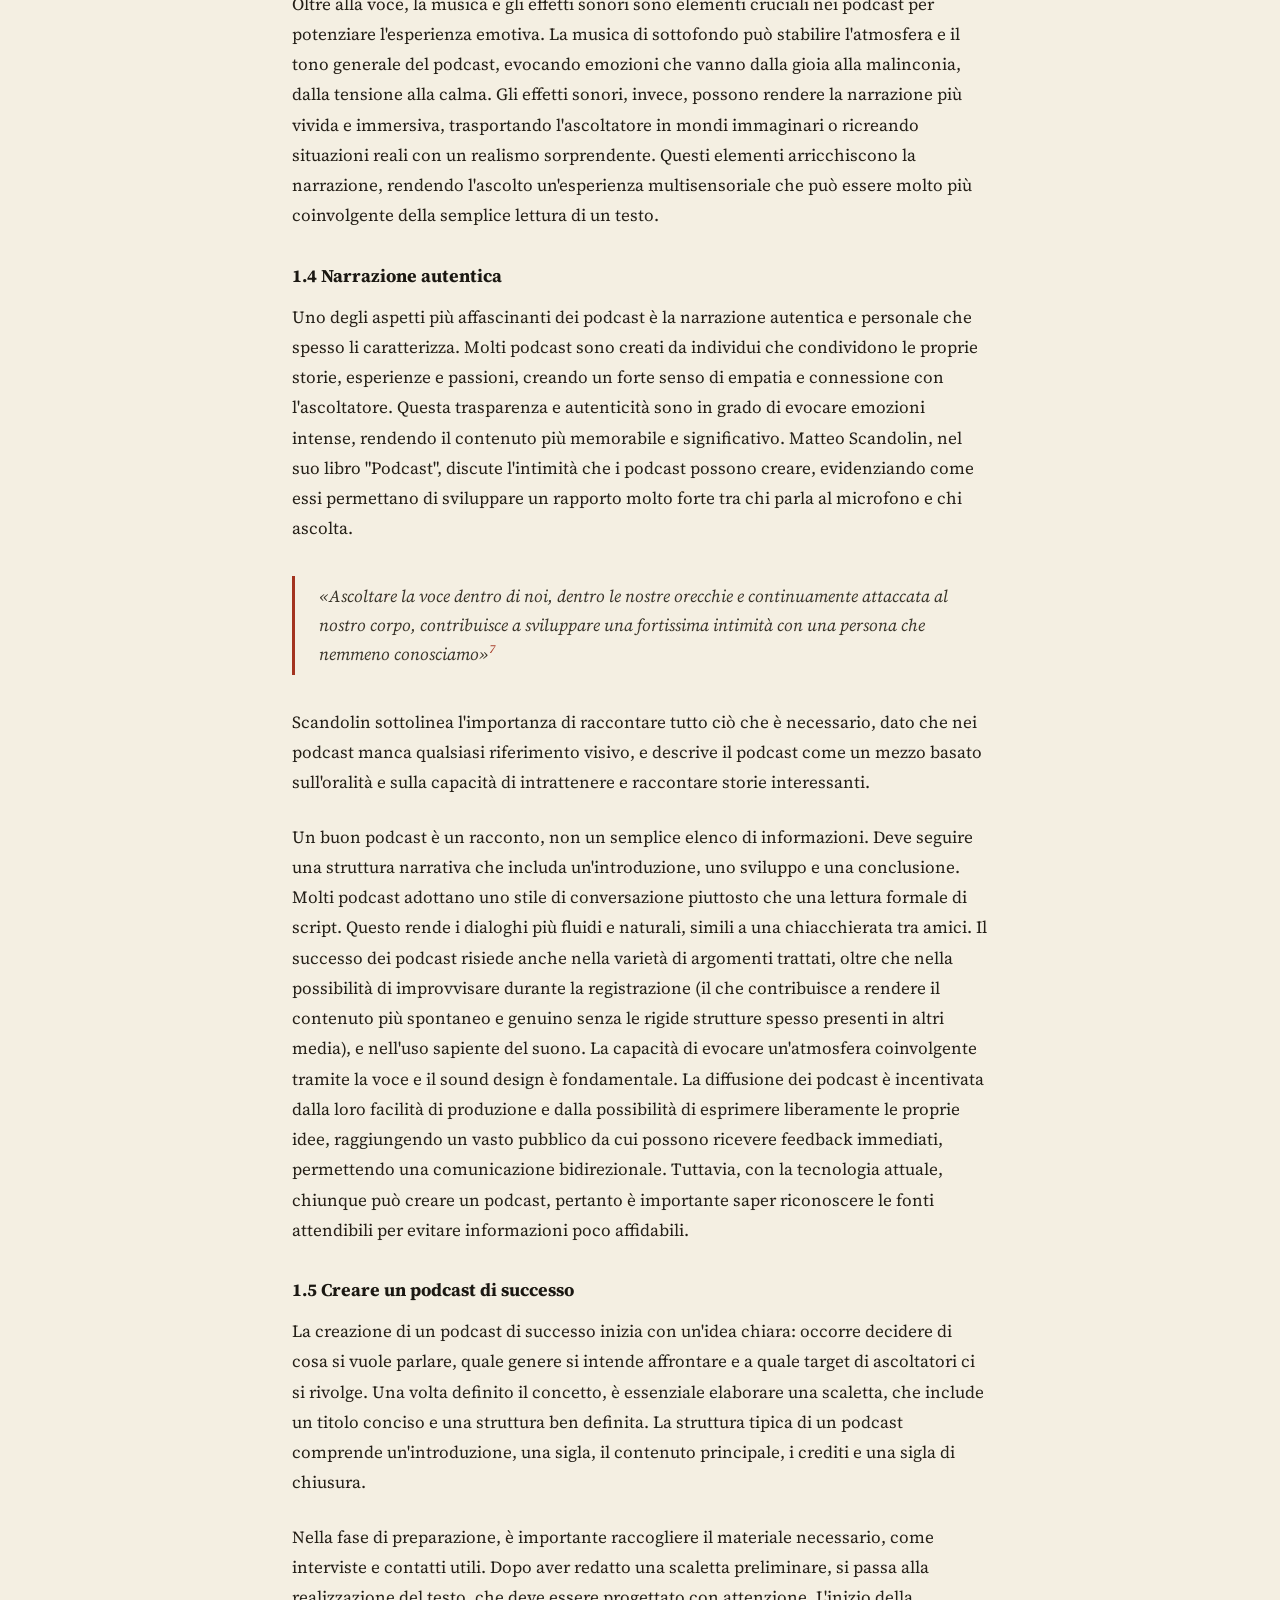
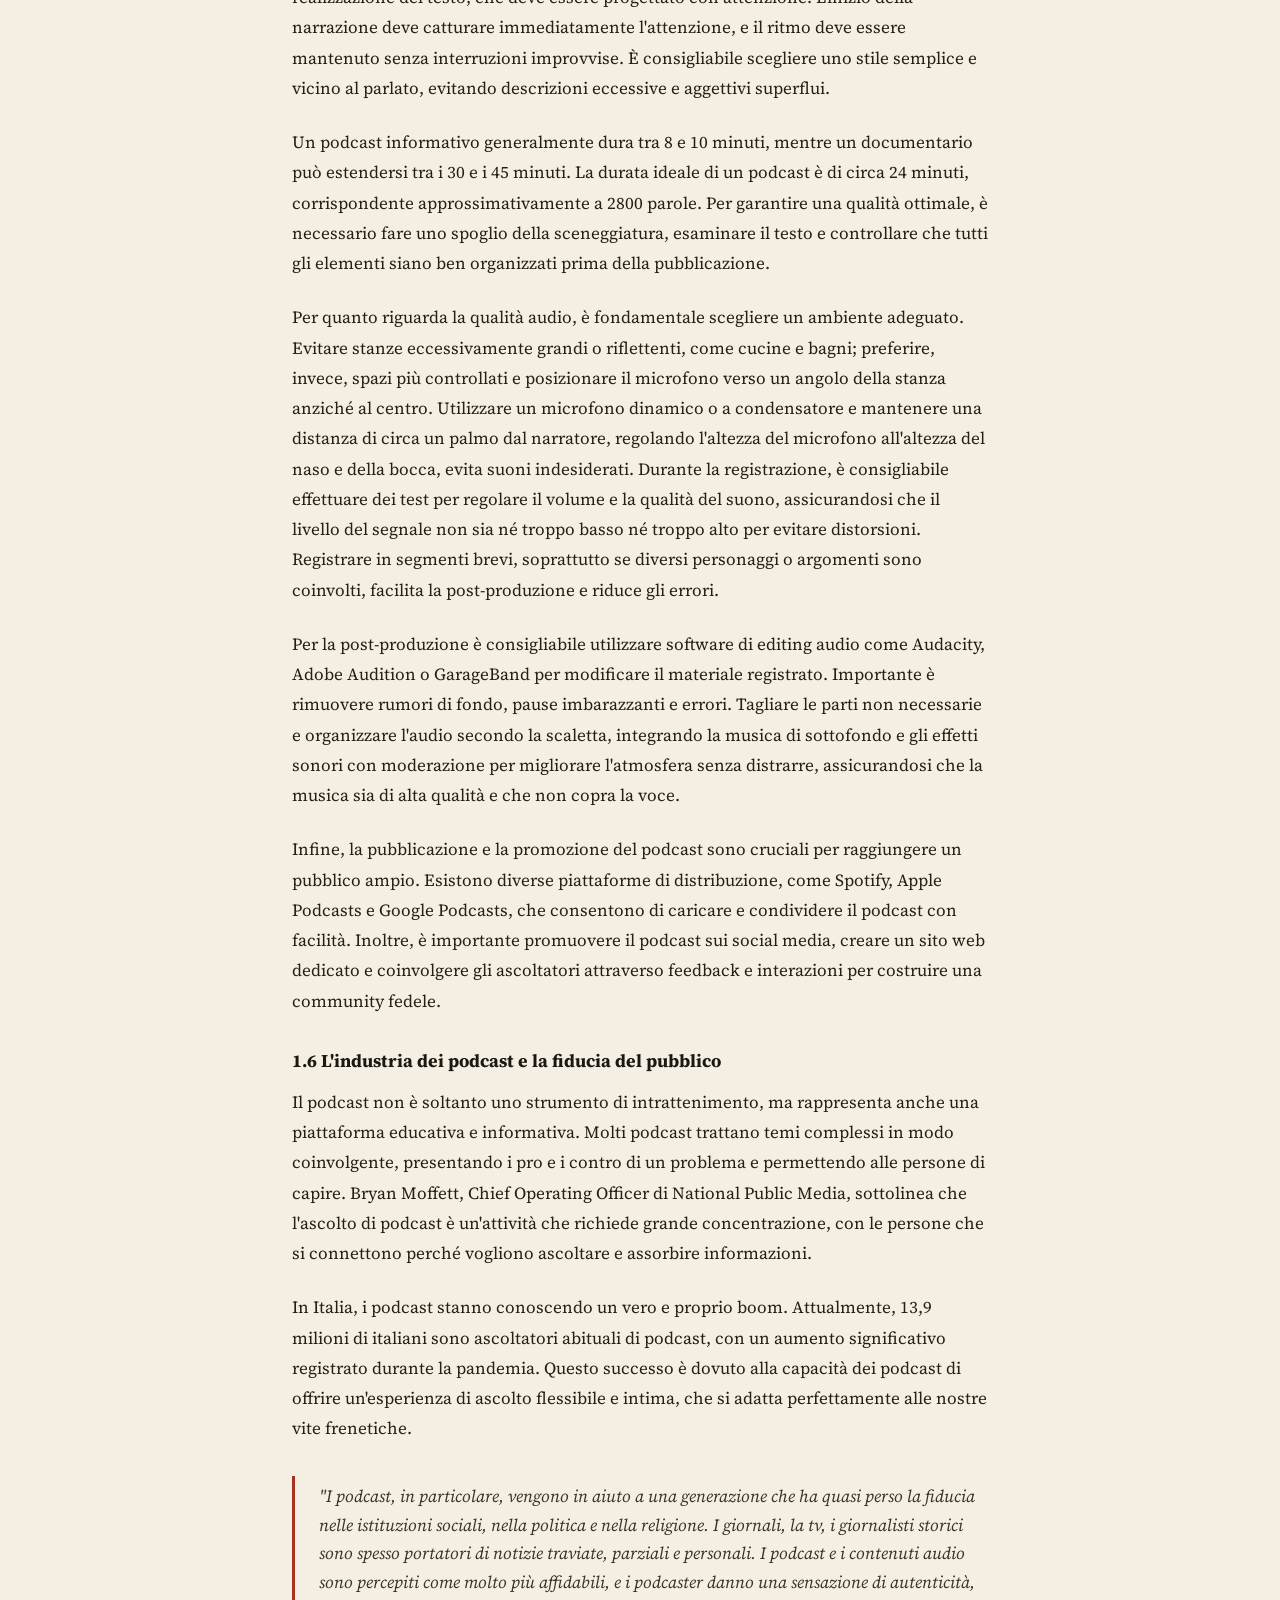
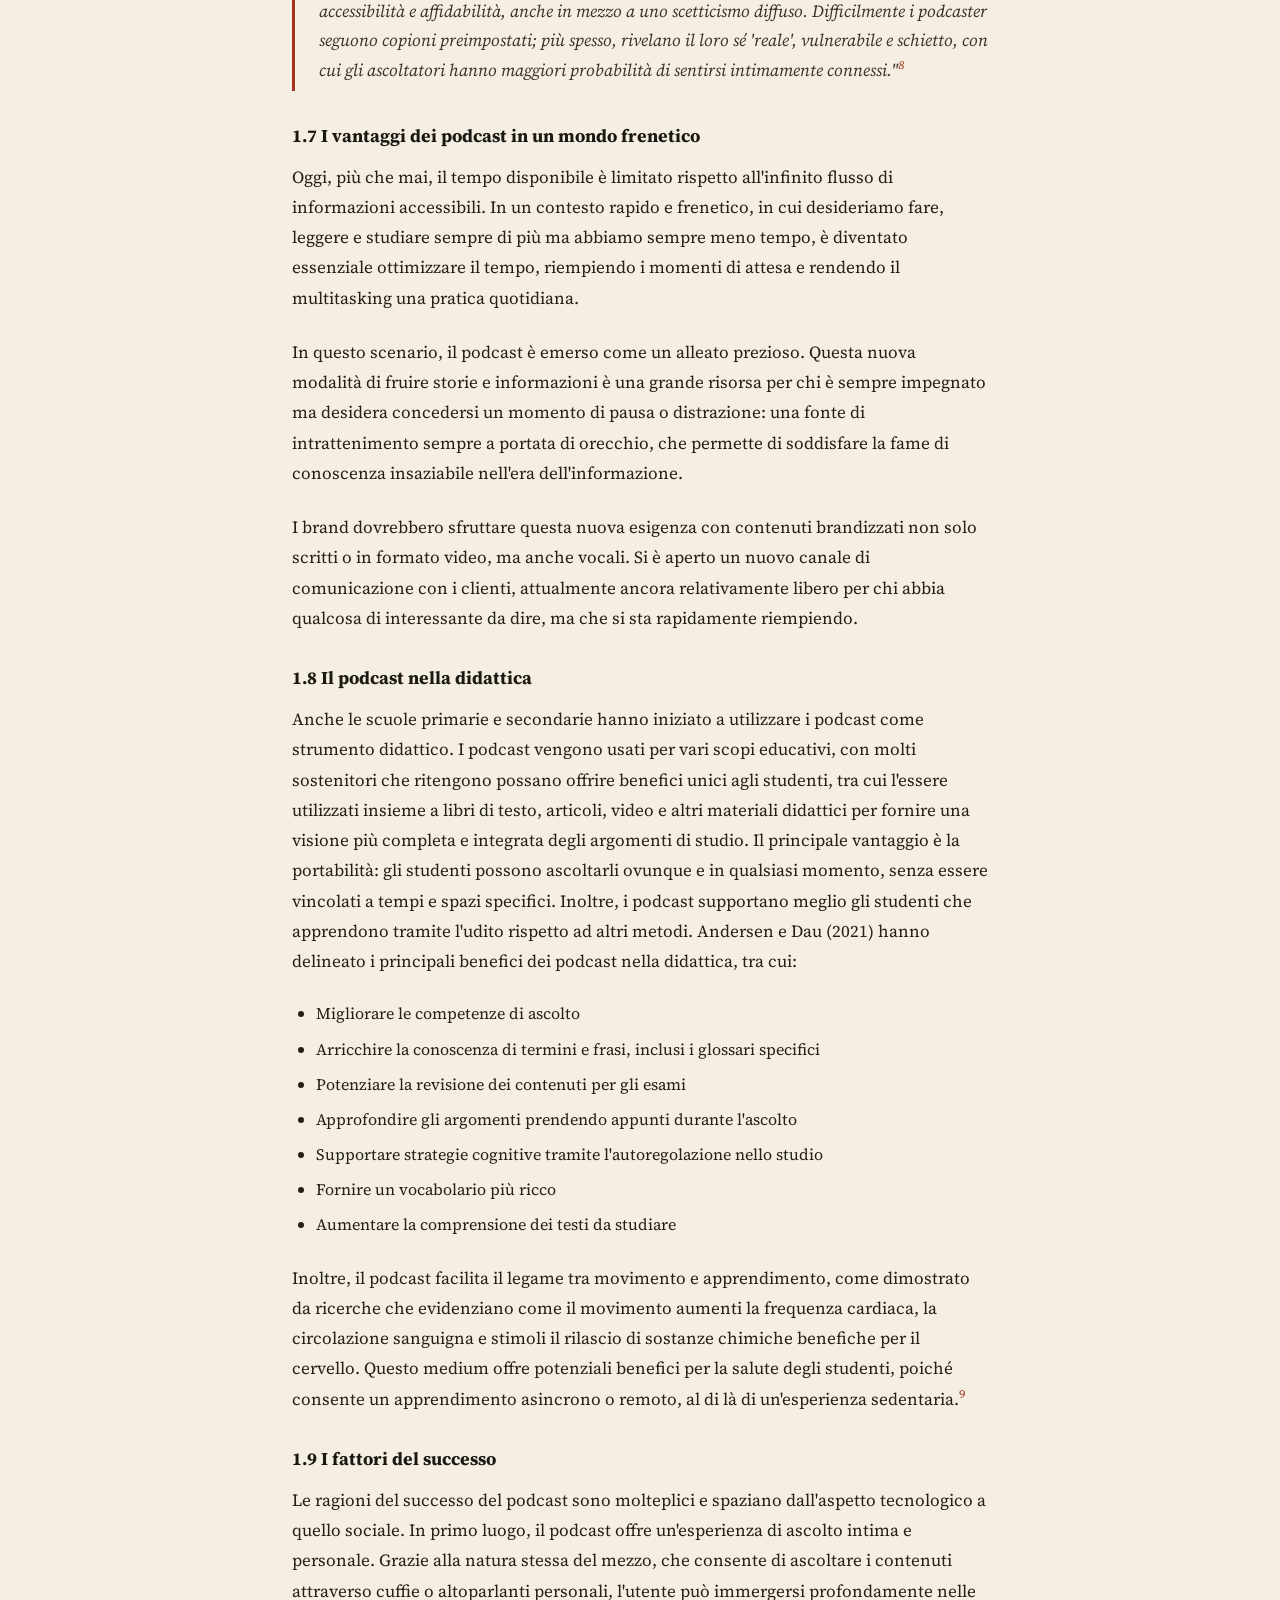
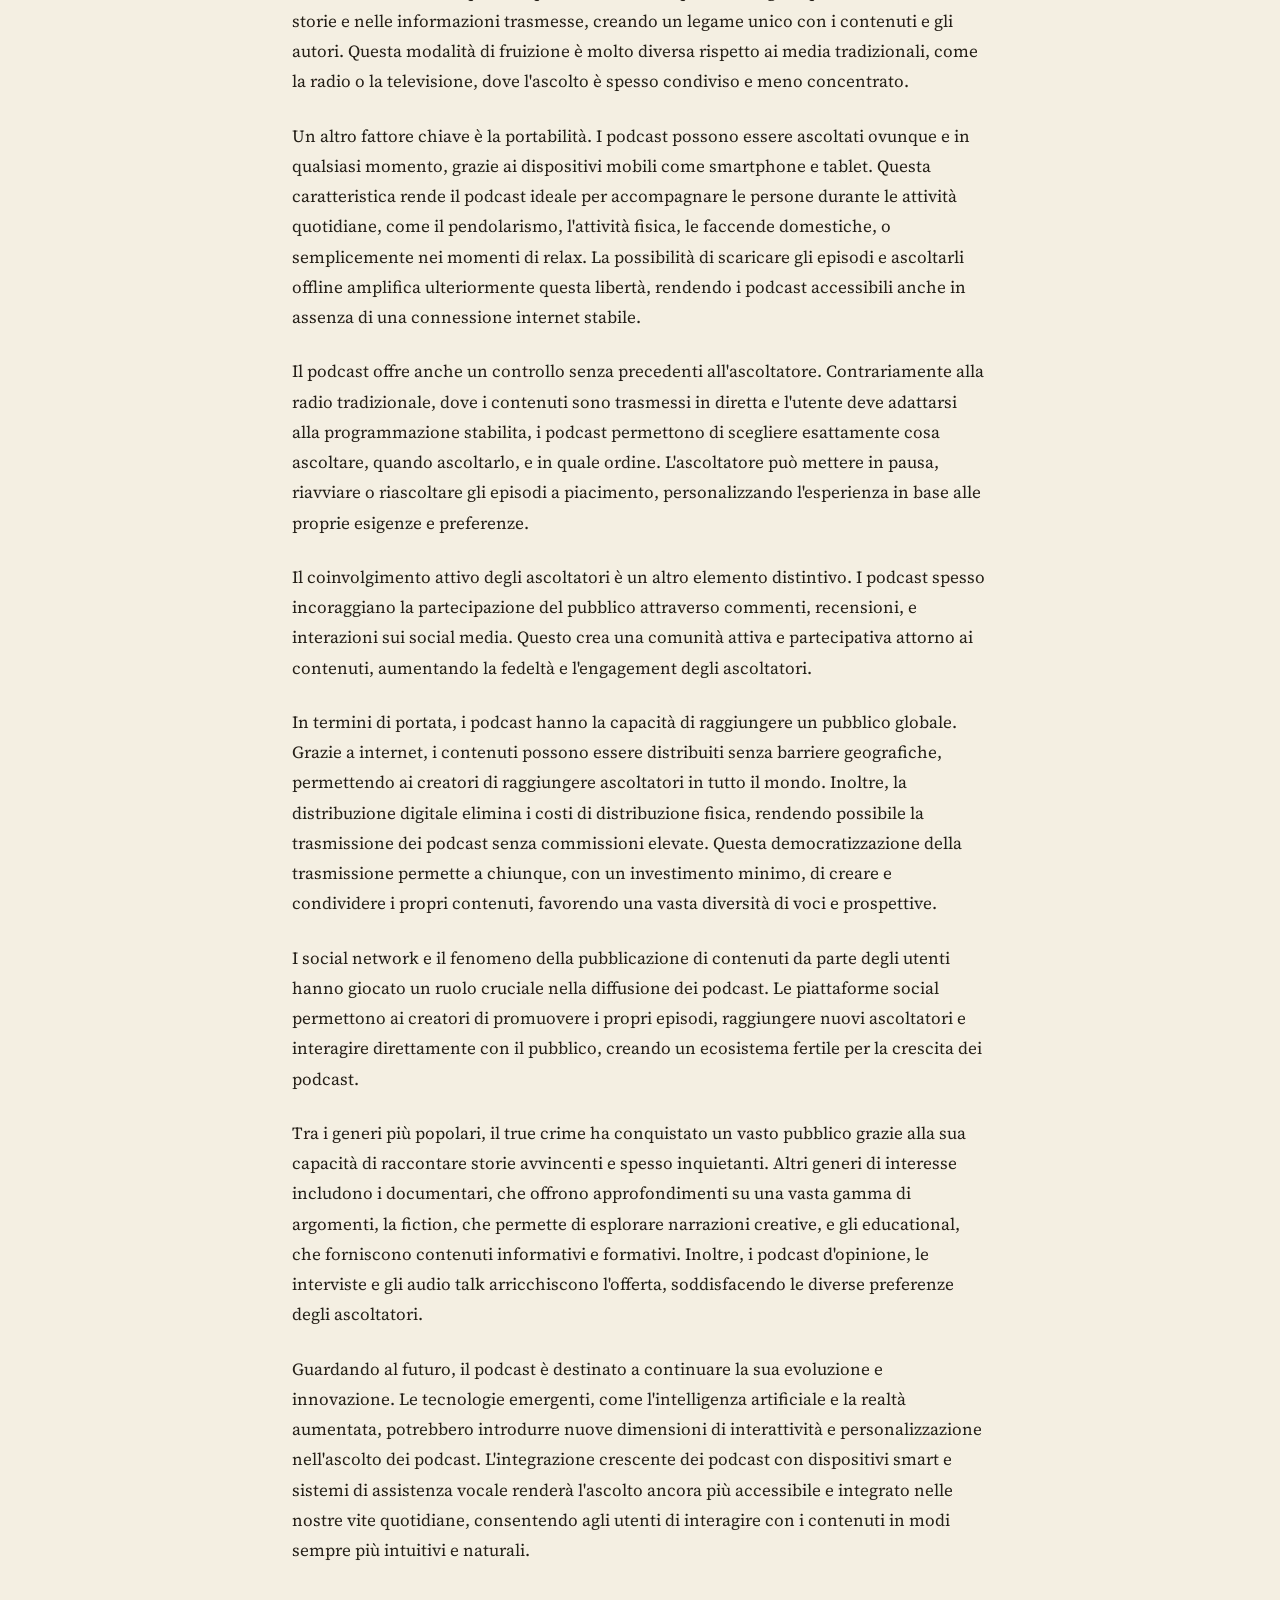
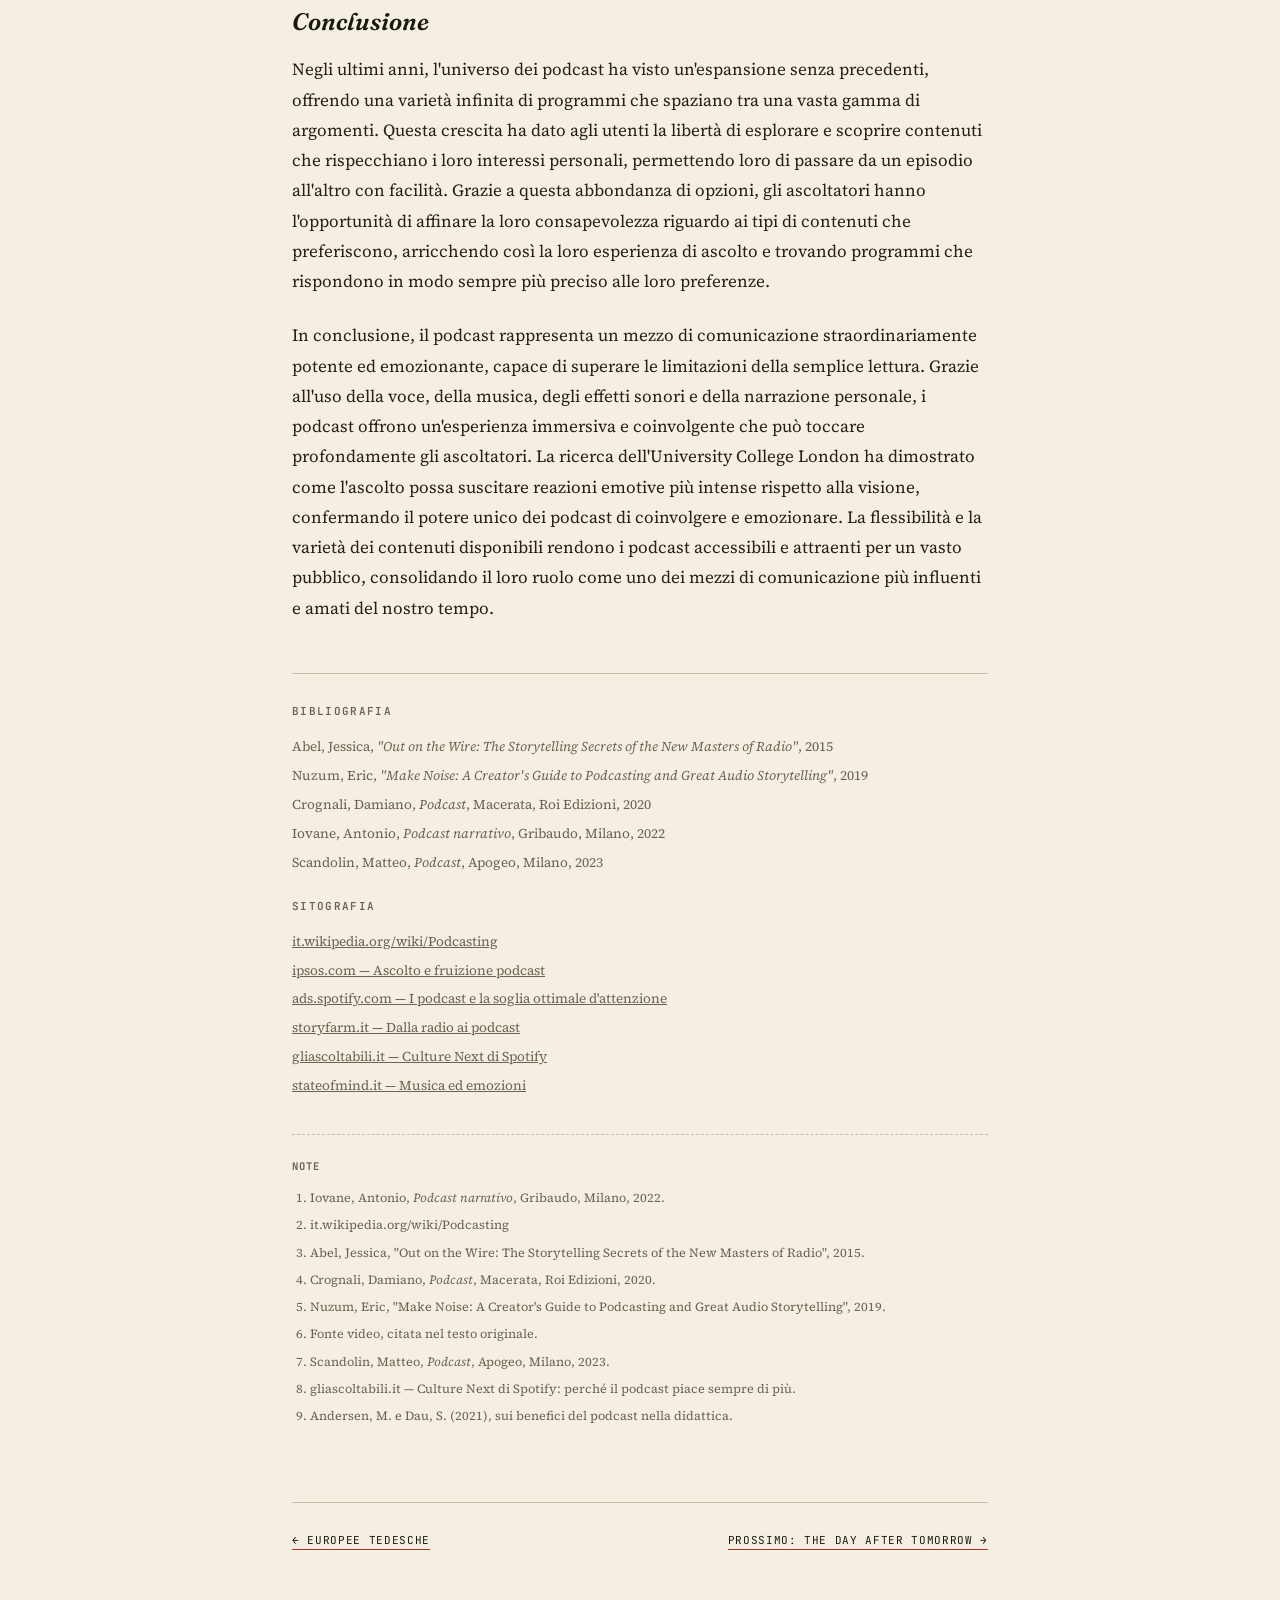
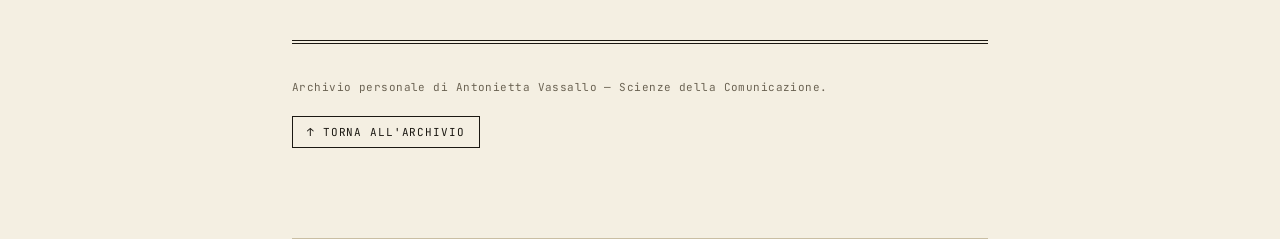
<file: articoli/tesina-podcast.html>
<!DOCTYPE html>
<html lang="it">
<head>
<meta charset="UTF-8">
<meta name="viewport" content="width=device-width, initial-scale=1.0">
<title>Il potere emotivo dell'ascolto — Antonietta Vassallo</title>
<link rel="preconnect" href="https://fonts.googleapis.com">
<link rel="preconnect" href="https://fonts.gstatic.com" crossorigin>
<link href="https://fonts.googleapis.com/css2?family=Source+Serif+4:ital,opsz,wght@0,8..60,400;0,8..60,500;0,8..60,600;0,8..60,700;1,8..60,400;1,8..60,500&family=Fraunces:ital,opsz,wght@0,9..144,300;0,9..144,400;0,9..144,500;0,9..144,600;0,9..144,700;0,9..144,900;1,9..144,400&family=JetBrains+Mono:wght@400;500;600&display=swap" rel="stylesheet">
<link rel="stylesheet" href="../style.css">
</head>
<body>
<div class="wrap narrow">

  <header class="strip-header">
    <a class="strip-brand" href="../index.html">Antonietta Vassallo <span class="accent">— in stampa</span></a>
    <a class="back-link" href="../index.html#analisi">← Torna all'archivio</a>
  </header>

  <section class="article-head">
    <div class="article-eyebrow-row">
      <span class="stamp">Tesina accademica · Media audio</span>
      <span class="byline">Antonietta Vassallo — Matricola 2130419</span>
    </div>
    <h1>Il potere emotivo dell'ascolto: il podcast come mezzo di comunicazione immersiva</h1>
    <p class="article-dek">Dalla nascita del termine "podcast" all'eredità della radio, dal potere della voce alla narrazione autentica, fino al futuro del medium nella didattica e nell'industria.</p>
    <div class="article-meta-row">
      <span>Corso: <strong>Editoria e scrittura (LM-19)</strong></span>
      <span>Tipo: <strong>Tesina</strong></span>
    </div>
  </header>

  <article class="article-body">

    <h2>1. Introduzione</h2>

    <p class="lead">Negli ultimi anni, il podcast ha rivoluzionato il modo in cui fruiamo dei contenuti audio, diventando un mezzo di comunicazione sempre più popolare. La sua capacità di coinvolgere emotivamente l'ascoltatore attraverso la voce, la musica e gli effetti sonori lo distingue nettamente dalla lettura tradizionale, creando un'esperienza unica e personale. In questo lavoro esploreremo il fenomeno dei podcast, la loro crescita, il potere della voce, l'importanza della musica e degli effetti sonori, e il futuro di questo affascinante mezzo di comunicazione.</p>

    <blockquote>«Raccontare storie in voce, uno dei più bei mestieri del mondo»<sup>1</sup></blockquote>

    <p>Il termine "podcast" nasce dalla crasi tra le parole "pod" (iPod) e "cast" (Broadcasting), indicando un contenuto audio inedito reso disponibile via Internet, ascoltabile tramite apposito software, che può essere archiviato e ascoltato anche in modalità offline.<sup>2</sup> Questa definizione rappresenta solo l'inizio di un fenomeno che ha rivoluzionato il modo di fruire contenuti audio. Il podcast non è solo un formato, ma un nuovo paradigma di comunicazione che si distingue nettamente da altri mezzi come la radio e gli audiolibri grazie a quattro caratteristiche fondamentali: è asincrono, on-demand, offline e nomadico.</p>

    <p>Uno degli elementi distintivi del podcast è la sua natura asincrona. Contrariamente alla radio, che trasmette contenuti in un flusso continuo e preordinato, il podcast permette agli ascoltatori di accedere ai contenuti in qualsiasi momento. Questa flessibilità consente di adattare l'ascolto ai propri ritmi e impegni, rompendo le barriere temporali e geografiche della trasmissione tradizionale.</p>

    <p>Il carattere on-demand del podcast mette l'ascoltatore al centro dell'esperienza di fruizione. Non è più il broadcaster a decidere cosa e quando trasmettere, ma sono gli utenti stessi a scegliere i contenuti che desiderano ascoltare e il momento più opportuno per farlo. Questa personalizzazione dell'ascolto rappresenta una rivoluzione culturale nel consumo dei media, dove il potere decisionale si sposta dalle emittenti ai singoli individui.</p>

    <p>Un altro aspetto fondamentale del podcast è la possibilità di scaricare i file audio e ascoltarli offline. Questa caratteristica permette di usufruire dei contenuti in qualsiasi situazione, anche in assenza di connessione Internet. Che ci si trovi in aereo, in metropolitana o in una zona con scarsa copertura di rete, il podcast è sempre accessibile, garantendo una continuità di ascolto che altri media digitali non possono offrire.</p>

    <p>Infine, la natura nomadica del podcast consente di ascoltare contenuti in mobilità, accompagnando l'utente nelle diverse attività quotidiane. Che si tratti di una passeggiata, di un viaggio in macchina o di una sessione di allenamento, il podcast si inserisce perfettamente nella routine delle persone, offrendo un'esperienza di ascolto che si integra armoniosamente con le altre attività.</p>

    <h3>1.1 L'eredità della radio</h3>

    <p>L'audio, come elemento effimero e spettrale, muore nel medesimo istante in cui nasce. Tuttavia, l'età dell'oro della radio, tra il 1934 e il 1954, ha lasciato un'impronta duratura con notiziari, musica, radiodrammi e quiz. La radio ha elaborato un linguaggio unico e ha avuto un ruolo cruciale durante la guerra con la diffusione delle notizie istantanee e programmi speciali per le truppe. Negli anni '70, la rinascita della radio e la sua moltiplicazione sono state accompagnate da un vuoto normativo e cambiamenti nella programmazione che hanno permesso agli ascoltatori di intervenire.</p>

    <p>Con la rivoluzione digitale, il podcast ha preso piede come medium creativo diverso dalla radio, offrendo nuove modalità di ascolto e produzione. Mentre la radio tradizionale è limitata da onde radio e frequenze locali, i podcast possono essere ascoltati in tutto il mondo e sono facilmente accessibili tramite dispositivi mobili e piattaforme online. Questo rende il podcasting uno strumento potente per democratizzare ulteriormente l'informazione e l'intrattenimento, rispecchiando e amplificando l'eredità della radio. La piattaforma leader è Spotify, che propone playlist algoritmiche, editoriali, personalizzate. Sebbene i podcast siano meno diffusi in Europa rispetto agli USA e al Regno Unito, in Italia i primi sono arrivati nel 2010.</p>

    <h3>1.2 Le caratteristiche tecniche</h3>

    <p>Il podcast, definito nel 2004 come contenuto audio originale diffuso on demand, offre un'opportunità unica rispetto alla radio, con modalità uniche di diffusione, produzione e ascolto. Rappresenta un'opportunità allettante per la nuova generazione, che può innovare e reinventare l'audio con le proprie condizioni. Tre elementi fondamentali caratterizzano il podcast: la voce narrata, gli effetti sonori (che servono a caratterizzare l'ambiente) e la musica (che sottolinea passaggi e deve essere calibrata rispetto alla voce), con una particolare attenzione anche ai rumori e alla tecnica del "bruitage".</p>

    <p>Chi produce podcast comprende emittenti commerciali, testate giornalistiche, festival letterari, case editrici e semplici appassionati. Si prevede che nel 2025 saranno 2,5 miliardi le persone che ascolteranno contenuti audio.</p>

    <p>Il mercato dei podcast è prevalentemente rivolto agli under 35, ma molti produttori di contenuti hanno un'età superiore ai 35 anni, con editori e case di produzione che spesso guardano poco ai giovani, e una carenza formativa, nonché una scarsa conoscenza dell'inglese. Tra i giovani podcaster emergenti troviamo Jakidale e Luis Sal, Jacopo Penzo, Virginia Valsecchi e Adrian Fartade.</p>

    <h3>1.3 Il potere della voce</h3>

    <p>In un'epoca dominata dalle immagini e dai video, il podcast riscopre e valorizza il potere della voce. Il suono e la modalità di catturare l'essenza attraverso l'udito sono elementi spesso sottostimati in una società che privilegia il culto dell'immagine. Tuttavia, la voce ha una capacità unica di evocare emozioni e raccontare storie in modo intimo e coinvolgente. Il mondo della comunicazione ha trovato una nuova ragione d'essere nella voce, capace di creare un legame emotivo che nessun altro media può offrire.</p>

    <p>Recenti studi, come quello condotto dall'University College London, hanno dimostrato che l'ascolto può suscitare reazioni emotive più intense rispetto alla visione. In questo studio, 102 persone di età compresa tra i 18 e i 55 anni hanno sperimentato adattamenti sonori e visivi di scene tratte da libri. Nonostante gli esaminati dichiarassero che gli adattamenti visivi fossero più coinvolgenti, i dati fisiologici raccolti (frequenze cardiache, reazioni elettrodermiche, temperatura corporea) hanno rivelato il contrario: l'ascolto ha provocato reazioni fisiche più intense.</p>

    <p>Ascoltare una storia richiede un'attività di co-creazione mentale più intensa rispetto alla visione di un video. Il nostro cervello è costretto a immaginare scenari, volti e ambientazioni, rendendo l'esperienza più coinvolgente e personale.</p>

    <blockquote>"Podcasts are a kind of theater of the mind. They engage the listener's imagination in a way that visual media can't match."<sup>3</sup></blockquote>

    <p>Questo processo di immaginazione attiva favorisce un coinvolgimento emotivo più profondo. Gli audiolibri, infatti, risultano essere più coinvolgenti a livello emotivo rispetto a film e serie TV.</p>

    <blockquote>«Oggi i podcast sono il cinema delle orecchie, competono con la musica e le radio nell'ascolto in macchina»<sup>4</sup></blockquote>

    <p>La dimensione vocale gioca un ruolo fondamentale in questo processo. La voce umana, con le sue intonazioni, sfumature e timbri, può trasmettere emozioni in modo molto più diretto ed efficace rispetto al testo scritto. Come evidenziato da Eric Nuzum nel suo libro <em>"Make Noise: A Creator's Guide to Podcasting and Great Audio Storytelling"</em>:</p>

    <blockquote>"Audio storytelling isn't just about transmitting information. It's about crafting an experience that resonates with listeners emotionally and intellectually."<sup>5</sup></blockquote>

    <p>Un tono di voce caldo e avvolgente può creare un senso di intimità, facendo sentire l'ascoltatore come se fosse in una conversazione privata. Al contrario, un tono energico e entusiasta può infondere vitalità e dinamismo al contenuto, mantenendo alta l'attenzione e l'interesse.</p>

    <blockquote>«[…] con un'intonazione che dà significato, che colora il contenuto attraverso il paraverbale (prosodia), il messaggio finale non sarà più una semplice informazione di servizio ma trasmetterà anche un'emozione. […] Al contenuto freddo darete un vostro carattere, uno stile, una peculiarità, insomma ci sarete voi dietro.»<sup>6</sup></blockquote>

    <p>La voce è l'espressione sonora della nostra personalità, che ci permette di trasmettere pensieri ed emozioni. Conoscere e controllare le emozioni, e saperle esprimere attraverso la voce, è cruciale per una comunicazione efficace.</p>

    <p>Oltre alla voce, la musica e gli effetti sonori sono elementi cruciali nei podcast per potenziare l'esperienza emotiva. La musica di sottofondo può stabilire l'atmosfera e il tono generale del podcast, evocando emozioni che vanno dalla gioia alla malinconia, dalla tensione alla calma. Gli effetti sonori, invece, possono rendere la narrazione più vivida e immersiva, trasportando l'ascoltatore in mondi immaginari o ricreando situazioni reali con un realismo sorprendente. Questi elementi arricchiscono la narrazione, rendendo l'ascolto un'esperienza multisensoriale che può essere molto più coinvolgente della semplice lettura di un testo.</p>

    <h3>1.4 Narrazione autentica</h3>

    <p>Uno degli aspetti più affascinanti dei podcast è la narrazione autentica e personale che spesso li caratterizza. Molti podcast sono creati da individui che condividono le proprie storie, esperienze e passioni, creando un forte senso di empatia e connessione con l'ascoltatore. Questa trasparenza e autenticità sono in grado di evocare emozioni intense, rendendo il contenuto più memorabile e significativo. Matteo Scandolin, nel suo libro "Podcast", discute l'intimità che i podcast possono creare, evidenziando come essi permettano di sviluppare un rapporto molto forte tra chi parla al microfono e chi ascolta.</p>

    <blockquote>«Ascoltare la voce dentro di noi, dentro le nostre orecchie e continuamente attaccata al nostro corpo, contribuisce a sviluppare una fortissima intimità con una persona che nemmeno conosciamo»<sup>7</sup></blockquote>

    <p>Scandolin sottolinea l'importanza di raccontare tutto ciò che è necessario, dato che nei podcast manca qualsiasi riferimento visivo, e descrive il podcast come un mezzo basato sull'oralità e sulla capacità di intrattenere e raccontare storie interessanti.</p>

    <p>Un buon podcast è un racconto, non un semplice elenco di informazioni. Deve seguire una struttura narrativa che includa un'introduzione, uno sviluppo e una conclusione. Molti podcast adottano uno stile di conversazione piuttosto che una lettura formale di script. Questo rende i dialoghi più fluidi e naturali, simili a una chiacchierata tra amici. Il successo dei podcast risiede anche nella varietà di argomenti trattati, oltre che nella possibilità di improvvisare durante la registrazione (il che contribuisce a rendere il contenuto più spontaneo e genuino senza le rigide strutture spesso presenti in altri media), e nell'uso sapiente del suono. La capacità di evocare un'atmosfera coinvolgente tramite la voce e il sound design è fondamentale. La diffusione dei podcast è incentivata dalla loro facilità di produzione e dalla possibilità di esprimere liberamente le proprie idee, raggiungendo un vasto pubblico da cui possono ricevere feedback immediati, permettendo una comunicazione bidirezionale. Tuttavia, con la tecnologia attuale, chiunque può creare un podcast, pertanto è importante saper riconoscere le fonti attendibili per evitare informazioni poco affidabili.</p>

    <h3>1.5 Creare un podcast di successo</h3>

    <p>La creazione di un podcast di successo inizia con un'idea chiara: occorre decidere di cosa si vuole parlare, quale genere si intende affrontare e a quale target di ascoltatori ci si rivolge. Una volta definito il concetto, è essenziale elaborare una scaletta, che include un titolo conciso e una struttura ben definita. La struttura tipica di un podcast comprende un'introduzione, una sigla, il contenuto principale, i crediti e una sigla di chiusura.</p>

    <p>Nella fase di preparazione, è importante raccogliere il materiale necessario, come interviste e contatti utili. Dopo aver redatto una scaletta preliminare, si passa alla realizzazione del testo, che deve essere progettato con attenzione. L'inizio della narrazione deve catturare immediatamente l'attenzione, e il ritmo deve essere mantenuto senza interruzioni improvvise. È consigliabile scegliere uno stile semplice e vicino al parlato, evitando descrizioni eccessive e aggettivi superflui.</p>

    <p>Un podcast informativo generalmente dura tra 8 e 10 minuti, mentre un documentario può estendersi tra i 30 e i 45 minuti. La durata ideale di un podcast è di circa 24 minuti, corrispondente approssimativamente a 2800 parole. Per garantire una qualità ottimale, è necessario fare uno spoglio della sceneggiatura, esaminare il testo e controllare che tutti gli elementi siano ben organizzati prima della pubblicazione.</p>

    <p>Per quanto riguarda la qualità audio, è fondamentale scegliere un ambiente adeguato. Evitare stanze eccessivamente grandi o riflettenti, come cucine e bagni; preferire, invece, spazi più controllati e posizionare il microfono verso un angolo della stanza anziché al centro. Utilizzare un microfono dinamico o a condensatore e mantenere una distanza di circa un palmo dal narratore, regolando l'altezza del microfono all'altezza del naso e della bocca, evita suoni indesiderati. Durante la registrazione, è consigliabile effettuare dei test per regolare il volume e la qualità del suono, assicurandosi che il livello del segnale non sia né troppo basso né troppo alto per evitare distorsioni. Registrare in segmenti brevi, soprattutto se diversi personaggi o argomenti sono coinvolti, facilita la post-produzione e riduce gli errori.</p>

    <p>Per la post-produzione è consigliabile utilizzare software di editing audio come Audacity, Adobe Audition o GarageBand per modificare il materiale registrato. Importante è rimuovere rumori di fondo, pause imbarazzanti e errori. Tagliare le parti non necessarie e organizzare l'audio secondo la scaletta, integrando la musica di sottofondo e gli effetti sonori con moderazione per migliorare l'atmosfera senza distrarre, assicurandosi che la musica sia di alta qualità e che non copra la voce.</p>

    <p>Infine, la pubblicazione e la promozione del podcast sono cruciali per raggiungere un pubblico ampio. Esistono diverse piattaforme di distribuzione, come Spotify, Apple Podcasts e Google Podcasts, che consentono di caricare e condividere il podcast con facilità. Inoltre, è importante promuovere il podcast sui social media, creare un sito web dedicato e coinvolgere gli ascoltatori attraverso feedback e interazioni per costruire una community fedele.</p>

    <h3>1.6 L'industria dei podcast e la fiducia del pubblico</h3>

    <p>Il podcast non è soltanto uno strumento di intrattenimento, ma rappresenta anche una piattaforma educativa e informativa. Molti podcast trattano temi complessi in modo coinvolgente, presentando i pro e i contro di un problema e permettendo alle persone di capire. Bryan Moffett, Chief Operating Officer di National Public Media, sottolinea che l'ascolto di podcast è un'attività che richiede grande concentrazione, con le persone che si connettono perché vogliono ascoltare e assorbire informazioni.</p>

    <p>In Italia, i podcast stanno conoscendo un vero e proprio boom. Attualmente, 13,9 milioni di italiani sono ascoltatori abituali di podcast, con un aumento significativo registrato durante la pandemia. Questo successo è dovuto alla capacità dei podcast di offrire un'esperienza di ascolto flessibile e intima, che si adatta perfettamente alle nostre vite frenetiche.</p>

    <blockquote>"I podcast, in particolare, vengono in aiuto a una generazione che ha quasi perso la fiducia nelle istituzioni sociali, nella politica e nella religione. I giornali, la tv, i giornalisti storici sono spesso portatori di notizie traviate, parziali e personali. I podcast e i contenuti audio sono percepiti come molto più affidabili, e i podcaster danno una sensazione di autenticità, accessibilità e affidabilità, anche in mezzo a uno scetticismo diffuso. Difficilmente i podcaster seguono copioni preimpostati; più spesso, rivelano il loro sé 'reale', vulnerabile e schietto, con cui gli ascoltatori hanno maggiori probabilità di sentirsi intimamente connessi."<sup>8</sup></blockquote>

    <h3>1.7 I vantaggi dei podcast in un mondo frenetico</h3>

    <p>Oggi, più che mai, il tempo disponibile è limitato rispetto all'infinito flusso di informazioni accessibili. In un contesto rapido e frenetico, in cui desideriamo fare, leggere e studiare sempre di più ma abbiamo sempre meno tempo, è diventato essenziale ottimizzare il tempo, riempiendo i momenti di attesa e rendendo il multitasking una pratica quotidiana.</p>

    <p>In questo scenario, il podcast è emerso come un alleato prezioso. Questa nuova modalità di fruire storie e informazioni è una grande risorsa per chi è sempre impegnato ma desidera concedersi un momento di pausa o distrazione: una fonte di intrattenimento sempre a portata di orecchio, che permette di soddisfare la fame di conoscenza insaziabile nell'era dell'informazione.</p>

    <p>I brand dovrebbero sfruttare questa nuova esigenza con contenuti brandizzati non solo scritti o in formato video, ma anche vocali. Si è aperto un nuovo canale di comunicazione con i clienti, attualmente ancora relativamente libero per chi abbia qualcosa di interessante da dire, ma che si sta rapidamente riempiendo.</p>

    <h3>1.8 Il podcast nella didattica</h3>

    <p>Anche le scuole primarie e secondarie hanno iniziato a utilizzare i podcast come strumento didattico. I podcast vengono usati per vari scopi educativi, con molti sostenitori che ritengono possano offrire benefici unici agli studenti, tra cui l'essere utilizzati insieme a libri di testo, articoli, video e altri materiali didattici per fornire una visione più completa e integrata degli argomenti di studio. Il principale vantaggio è la portabilità: gli studenti possono ascoltarli ovunque e in qualsiasi momento, senza essere vincolati a tempi e spazi specifici. Inoltre, i podcast supportano meglio gli studenti che apprendono tramite l'udito rispetto ad altri metodi. Andersen e Dau (2021) hanno delineato i principali benefici dei podcast nella didattica, tra cui:</p>

    <ul>
      <li>Migliorare le competenze di ascolto</li>
      <li>Arricchire la conoscenza di termini e frasi, inclusi i glossari specifici</li>
      <li>Potenziare la revisione dei contenuti per gli esami</li>
      <li>Approfondire gli argomenti prendendo appunti durante l'ascolto</li>
      <li>Supportare strategie cognitive tramite l'autoregolazione nello studio</li>
      <li>Fornire un vocabolario più ricco</li>
      <li>Aumentare la comprensione dei testi da studiare</li>
    </ul>

    <p>Inoltre, il podcast facilita il legame tra movimento e apprendimento, come dimostrato da ricerche che evidenziano come il movimento aumenti la frequenza cardiaca, la circolazione sanguigna e stimoli il rilascio di sostanze chimiche benefiche per il cervello. Questo medium offre potenziali benefici per la salute degli studenti, poiché consente un apprendimento asincrono o remoto, al di là di un'esperienza sedentaria.<sup>9</sup></p>

    <h3>1.9 I fattori del successo</h3>

    <p>Le ragioni del successo del podcast sono molteplici e spaziano dall'aspetto tecnologico a quello sociale. In primo luogo, il podcast offre un'esperienza di ascolto intima e personale. Grazie alla natura stessa del mezzo, che consente di ascoltare i contenuti attraverso cuffie o altoparlanti personali, l'utente può immergersi profondamente nelle storie e nelle informazioni trasmesse, creando un legame unico con i contenuti e gli autori. Questa modalità di fruizione è molto diversa rispetto ai media tradizionali, come la radio o la televisione, dove l'ascolto è spesso condiviso e meno concentrato.</p>

    <p>Un altro fattore chiave è la portabilità. I podcast possono essere ascoltati ovunque e in qualsiasi momento, grazie ai dispositivi mobili come smartphone e tablet. Questa caratteristica rende il podcast ideale per accompagnare le persone durante le attività quotidiane, come il pendolarismo, l'attività fisica, le faccende domestiche, o semplicemente nei momenti di relax. La possibilità di scaricare gli episodi e ascoltarli offline amplifica ulteriormente questa libertà, rendendo i podcast accessibili anche in assenza di una connessione internet stabile.</p>

    <p>Il podcast offre anche un controllo senza precedenti all'ascoltatore. Contrariamente alla radio tradizionale, dove i contenuti sono trasmessi in diretta e l'utente deve adattarsi alla programmazione stabilita, i podcast permettono di scegliere esattamente cosa ascoltare, quando ascoltarlo, e in quale ordine. L'ascoltatore può mettere in pausa, riavviare o riascoltare gli episodi a piacimento, personalizzando l'esperienza in base alle proprie esigenze e preferenze.</p>

    <p>Il coinvolgimento attivo degli ascoltatori è un altro elemento distintivo. I podcast spesso incoraggiano la partecipazione del pubblico attraverso commenti, recensioni, e interazioni sui social media. Questo crea una comunità attiva e partecipativa attorno ai contenuti, aumentando la fedeltà e l'engagement degli ascoltatori.</p>

    <p>In termini di portata, i podcast hanno la capacità di raggiungere un pubblico globale. Grazie a internet, i contenuti possono essere distribuiti senza barriere geografiche, permettendo ai creatori di raggiungere ascoltatori in tutto il mondo. Inoltre, la distribuzione digitale elimina i costi di distribuzione fisica, rendendo possibile la trasmissione dei podcast senza commissioni elevate. Questa democratizzazione della trasmissione permette a chiunque, con un investimento minimo, di creare e condividere i propri contenuti, favorendo una vasta diversità di voci e prospettive.</p>

    <p>I social network e il fenomeno della pubblicazione di contenuti da parte degli utenti hanno giocato un ruolo cruciale nella diffusione dei podcast. Le piattaforme social permettono ai creatori di promuovere i propri episodi, raggiungere nuovi ascoltatori e interagire direttamente con il pubblico, creando un ecosistema fertile per la crescita dei podcast.</p>

    <p>Tra i generi più popolari, il true crime ha conquistato un vasto pubblico grazie alla sua capacità di raccontare storie avvincenti e spesso inquietanti. Altri generi di interesse includono i documentari, che offrono approfondimenti su una vasta gamma di argomenti, la fiction, che permette di esplorare narrazioni creative, e gli educational, che forniscono contenuti informativi e formativi. Inoltre, i podcast d'opinione, le interviste e gli audio talk arricchiscono l'offerta, soddisfacendo le diverse preferenze degli ascoltatori.</p>

    <p>Guardando al futuro, il podcast è destinato a continuare la sua evoluzione e innovazione. Le tecnologie emergenti, come l'intelligenza artificiale e la realtà aumentata, potrebbero introdurre nuove dimensioni di interattività e personalizzazione nell'ascolto dei podcast. L'integrazione crescente dei podcast con dispositivi smart e sistemi di assistenza vocale renderà l'ascolto ancora più accessibile e integrato nelle nostre vite quotidiane, consentendo agli utenti di interagire con i contenuti in modi sempre più intuitivi e naturali.</p>

    <h2>Conclusione</h2>

    <p>Negli ultimi anni, l'universo dei podcast ha visto un'espansione senza precedenti, offrendo una varietà infinita di programmi che spaziano tra una vasta gamma di argomenti. Questa crescita ha dato agli utenti la libertà di esplorare e scoprire contenuti che rispecchiano i loro interessi personali, permettendo loro di passare da un episodio all'altro con facilità. Grazie a questa abbondanza di opzioni, gli ascoltatori hanno l'opportunità di affinare la loro consapevolezza riguardo ai tipi di contenuti che preferiscono, arricchendo così la loro esperienza di ascolto e trovando programmi che rispondono in modo sempre più preciso alle loro preferenze.</p>

    <p>In conclusione, il podcast rappresenta un mezzo di comunicazione straordinariamente potente ed emozionante, capace di superare le limitazioni della semplice lettura. Grazie all'uso della voce, della musica, degli effetti sonori e della narrazione personale, i podcast offrono un'esperienza immersiva e coinvolgente che può toccare profondamente gli ascoltatori. La ricerca dell'University College London ha dimostrato come l'ascolto possa suscitare reazioni emotive più intense rispetto alla visione, confermando il potere unico dei podcast di coinvolgere e emozionare. La flessibilità e la varietà dei contenuti disponibili rendono i podcast accessibili e attraenti per un vasto pubblico, consolidando il loro ruolo come uno dei mezzi di comunicazione più influenti e amati del nostro tempo.</p>

    <div class="bibliography">
      <h3>Bibliografia</h3>
      <ul>
        <li>Abel, Jessica, <em>"Out on the Wire: The Storytelling Secrets of the New Masters of Radio"</em>, 2015</li>
        <li>Nuzum, Eric, <em>"Make Noise: A Creator's Guide to Podcasting and Great Audio Storytelling"</em>, 2019</li>
        <li>Crognali, Damiano, <em>Podcast</em>, Macerata, Roi Edizioni, 2020</li>
        <li>Iovane, Antonio, <em>Podcast narrativo</em>, Gribaudo, Milano, 2022</li>
        <li>Scandolin, Matteo, <em>Podcast</em>, Apogeo, Milano, 2023</li>
      </ul>
      <h3>Sitografia</h3>
      <ul>
        <li><a href="https://it.wikipedia.org/wiki/Podcasting" target="_blank" rel="noopener">it.wikipedia.org/wiki/Podcasting</a></li>
        <li><a href="https://www.ipsos.com/it-it/ascolto-fruizione-podcast-ipsos-digital-audio-survey" target="_blank" rel="noopener">ipsos.com — Ascolto e fruizione podcast</a></li>
        <li><a href="https://ads.spotify.com/it-IT/le-ultime-news/i-podcast-e-la-soglia-ottimale-dattenzione/" target="_blank" rel="noopener">ads.spotify.com — I podcast e la soglia ottimale d'attenzione</a></li>
        <li><a href="https://www.storyfarm.it/it/dalla-radio-ai-podcast-quale-sara-il-futuro-b-18.html" target="_blank" rel="noopener">storyfarm.it — Dalla radio ai podcast</a></li>
        <li><a href="https://www.gliascoltabili.it/culture-next-di-spotify-perche-il-podcast-piace-sempre-di-piu/" target="_blank" rel="noopener">gliascoltabili.it — Culture Next di Spotify</a></li>
        <li><a href="https://www.stateofmind.it/2022/03/musica-emozioni/" target="_blank" rel="noopener">stateofmind.it — Musica ed emozioni</a></li>
      </ul>
    </div>

    <div class="notes">
      <h3>Note</h3>
      <ol>
        <li>Iovane, Antonio, <em>Podcast narrativo</em>, Gribaudo, Milano, 2022.</li>
        <li>it.wikipedia.org/wiki/Podcasting</li>
        <li>Abel, Jessica, "Out on the Wire: The Storytelling Secrets of the New Masters of Radio", 2015.</li>
        <li>Crognali, Damiano, <em>Podcast</em>, Macerata, Roi Edizioni, 2020.</li>
        <li>Nuzum, Eric, "Make Noise: A Creator's Guide to Podcasting and Great Audio Storytelling", 2019.</li>
        <li>Fonte video, citata nel testo originale.</li>
        <li>Scandolin, Matteo, <em>Podcast</em>, Apogeo, Milano, 2023.</li>
        <li>gliascoltabili.it — Culture Next di Spotify: perché il podcast piace sempre di più.</li>
        <li>Andersen, M. e Dau, S. (2021), sui benefici del podcast nella didattica.</li>
      </ol>
    </div>

  </article>

  <nav class="article-nav">
    <a href="germania-bsw-afd.html">← Europee tedesche</a>
    <a href="day-after-tomorrow.html">Prossimo: The Day After Tomorrow →</a>
  </nav>

  <footer class="colophon">
    <div class="colophon-text">Archivio personale di Antonietta Vassallo — Scienze della Comunicazione.</div>
    <a class="back-top" href="../index.html">↑ Torna all'archivio</a>
  </footer>

</div>
</body>
</html>
</file>
<file: style.css>
:root{
  --ink:        #1b1812;
  --paper:      #f4efe2;
  --paper-2:    #ece4d2;
  --rule:       #c9bea3;
  --stamp-red:  #a3331f;
  --press-green:#2c4a3c;
  --ink-faded:  #6b6353;
}

*{ box-sizing:border-box; }
html{ scroll-behavior:smooth; }

body{
  margin:0;
  background:var(--paper);
  color:var(--ink);
  font-family:'Source Serif 4', serif;
  -webkit-font-smoothing:antialiased;
}

body::before{
  content:"";
  position:fixed; inset:0;
  pointer-events:none;
  z-index:1;
  opacity:.5;
  background-image:
    radial-gradient(circle at 18% 24%, rgba(0,0,0,.025) 0, transparent 40%),
    radial-gradient(circle at 82% 70%, rgba(0,0,0,.03) 0, transparent 45%),
    repeating-linear-gradient(0deg, rgba(0,0,0,.012) 0px, rgba(0,0,0,.012) 1px, transparent 1px, transparent 3px);
}

.wrap{ max-width:1180px; margin:0 auto; padding:0 32px; position:relative; z-index:2; }
.wrap.narrow{ max-width:760px; }

/* ====== MASTHEAD (home) ====== */
.masthead{ border-bottom:4px double var(--ink); padding:54px 0 22px; }
.masthead-row{
  display:flex; justify-content:space-between; align-items:baseline;
  font-family:'JetBrains Mono', monospace;
  font-size:11px; letter-spacing:.12em; text-transform:uppercase;
  color:var(--ink-faded); margin-bottom:18px;
}
.masthead h1{
  font-family:'Fraunces', serif; font-weight:900;
  font-size:clamp(46px, 8vw, 92px); line-height:0.92; margin:0; letter-spacing:-.01em;
}
.masthead .accent{ font-style:italic; font-weight:400; color:var(--stamp-red); }
.masthead-sub{ display:flex; justify-content:space-between; align-items:flex-end; gap:24px; margin-top:18px; flex-wrap:wrap; }
.masthead-dek{ font-size:18px; max-width:560px; color:#332e24; line-height:1.5; }
.masthead-meta{
  font-family:'JetBrains Mono', monospace; font-size:11.5px; line-height:1.9;
  text-align:right; color:var(--ink-faded); white-space:nowrap;
}

/* ====== STRIP HEADER (article pages) ====== */
.strip-header{
  border-bottom:4px double var(--ink);
  padding:26px 0;
  display:flex; justify-content:space-between; align-items:center; gap:18px; flex-wrap:wrap;
}
.strip-brand{
  font-family:'Fraunces', serif; font-weight:900; font-size:22px; text-decoration:none; color:var(--ink);
  letter-spacing:-.01em;
}
.strip-brand .accent{ color:var(--stamp-red); font-style:italic; font-weight:400; }
.back-link{
  font-family:'JetBrains Mono', monospace; font-size:11px; letter-spacing:.08em; text-transform:uppercase;
  color:var(--ink); text-decoration:none; border:1px solid var(--ink); padding:8px 14px;
  white-space:nowrap;
}
.back-link:hover{ background:var(--ink); color:var(--paper); }
.back-link:focus-visible{ outline:2px solid var(--stamp-red); outline-offset:2px; }

/* ====== TOC ====== */
.toc{
  display:flex; gap:0; flex-wrap:wrap; border-bottom:1px solid var(--ink); padding:14px 0;
  font-family:'JetBrains Mono', monospace; font-size:11.5px; letter-spacing:.06em; text-transform:uppercase;
}
.toc a{ color:var(--ink); text-decoration:none; padding:6px 16px; border-right:1px solid var(--rule); transition:color .15s, background .15s; }
.toc a:last-child{ border-right:none; }
.toc a:hover{ background:var(--stamp-red); color:var(--paper); }
.toc a:focus-visible{ outline:2px solid var(--stamp-red); outline-offset:2px; }

/* ====== SEZIONI HOME ====== */
.section{ padding:70px 0 24px; }
.section + .section{ border-top:1px solid var(--rule); }
.section-head{ display:flex; align-items:baseline; gap:18px; margin-bottom:8px; }
.section-eyebrow{ font-family:'JetBrains Mono', monospace; font-size:11px; letter-spacing:.14em; text-transform:uppercase; color:var(--stamp-red); white-space:nowrap; }
.section-head h2{ font-family:'Fraunces', serif; font-weight:700; font-style:italic; font-size:clamp(28px, 4vw, 40px); margin:0; flex:1; border-bottom:1px solid var(--ink); padding-bottom:10px; }
.section-note{ font-size:14.5px; color:var(--ink-faded); max-width:680px; margin:14px 0 38px; line-height:1.6; font-style:italic; }

/* ====== CARD (home grid) ====== */
.grid{ display:grid; grid-template-columns:repeat(2, 1fr); gap:0; border-top:1px solid var(--rule); }
.grid.single{ grid-template-columns:1fr; }
.card{ padding:34px 30px 30px 0; border-bottom:1px solid var(--rule); position:relative; }
.grid > .card:nth-child(odd){ padding-right:36px; border-right:1px solid var(--rule); }
.grid > .card:nth-child(even){ padding-left:36px; }
.grid.single > .card{ border-right:none; padding:34px 0 30px; }
.card-top{ display:flex; justify-content:space-between; align-items:flex-start; margin-bottom:10px; gap:12px; }
.byline{ font-family:'JetBrains Mono', monospace; font-size:10.5px; letter-spacing:.08em; text-transform:uppercase; color:var(--ink-faded); }
.stamp{ font-family:'JetBrains Mono', monospace; font-size:9.5px; letter-spacing:.1em; text-transform:uppercase; border:1.4px solid var(--press-green); color:var(--press-green); padding:3px 8px; border-radius:2px; transform:rotate(-2deg); white-space:nowrap; flex-shrink:0; }
.stamp.red{ border-color:var(--stamp-red); color:var(--stamp-red); }
.card h3{ font-family:'Fraunces', serif; font-weight:600; font-size:24px; line-height:1.18; margin:0 0 13px; }
.card h3 a{ color:var(--ink); text-decoration:none; }
.card h3 a:hover{ color:var(--stamp-red); }
.card h3 a:focus-visible{ outline:2px solid var(--stamp-red); outline-offset:3px; }
.card p.lede{ font-size:15px; line-height:1.65; color:#3a352a; margin:0 0 18px; }
.card p.lede::first-letter{ font-family:'Fraunces', serif; font-weight:700; font-size:1.55em; color:var(--stamp-red); }
.card-foot{ display:flex; justify-content:space-between; align-items:center; gap:14px; flex-wrap:wrap; }
.tag-row{ display:flex; gap:8px; flex-wrap:wrap; }
.tag{ font-family:'JetBrains Mono', monospace; font-size:10px; letter-spacing:.05em; color:var(--ink-faded); text-transform:uppercase; }
.tag:not(:last-child)::after{ content:"·"; margin-left:8px; color:var(--rule); }
.read-link{ font-family:'JetBrains Mono', monospace; font-size:11px; letter-spacing:.06em; text-transform:uppercase; color:var(--ink); text-decoration:none; border-bottom:1.4px solid var(--stamp-red); padding-bottom:2px; white-space:nowrap; transition:opacity .15s; }
.read-link:hover{ opacity:.6; }
.read-link:focus-visible{ outline:2px solid var(--stamp-red); outline-offset:3px; }
.read-link::after{ content:" →"; }

/* ====== VISUAL CARD (mockup) ====== */
.visual-card{ border:1px solid var(--ink); background:var(--paper-2); overflow:hidden; }
.visual-card .frame{ aspect-ratio:16/9; background:#fff; border-bottom:1px solid var(--ink); display:flex; align-items:center; justify-content:center; position:relative; overflow:hidden; }
.visual-card .frame img{ width:100%; height:100%; object-fit:cover; display:block; filter:saturate(.88) contrast(1.02); }
.visual-card .frame .ph-label{ position:absolute; bottom:10px; right:10px; font-family:'JetBrains Mono', monospace; font-size:9.5px; background:var(--ink); color:var(--paper); padding:3px 7px; letter-spacing:.06em; }
.visual-card .vc-body{ padding:22px 24px 26px; }

/* ====== ARTICLE PAGE ====== */
.article-head{ padding:50px 0 30px; border-bottom:1px solid var(--rule); }
.article-eyebrow-row{ display:flex; gap:10px; align-items:center; margin-bottom:18px; flex-wrap:wrap; }
.article-head h1{
  font-family:'Fraunces', serif; font-weight:700; font-style:italic;
  font-size:clamp(32px, 5.2vw, 54px); line-height:1.08; margin:0 0 18px;
}
.article-dek{ font-size:18px; color:#3a352a; line-height:1.55; max-width:680px; margin:0 0 22px; }
.article-meta-row{
  display:flex; gap:22px; flex-wrap:wrap; align-items:baseline;
  font-family:'JetBrains Mono', monospace; font-size:11px; letter-spacing:.05em;
  color:var(--ink-faded); text-transform:uppercase; padding-top:14px; border-top:1px solid var(--rule);
}
.article-meta-row strong{ color:var(--ink); font-weight:600; }

.article-body{ padding:46px 0 70px; max-width:700px; }
.article-body p{ font-size:17px; line-height:1.78; margin:0 0 24px; color:#241f17; }
.article-body p.lead::first-letter{
  font-family:'Fraunces', serif; font-weight:700; font-size:3.6em; color:var(--stamp-red);
  float:left; line-height:.8; padding-right:8px; padding-top:6px;
}
.article-body h2{ font-family:'Fraunces', serif; font-weight:600; font-style:italic; font-size:24px; margin:42px 0 18px; }
.article-body h3{ font-family:'Source Serif 4', serif; font-weight:700; font-size:18px; margin:32px 0 14px; }
.article-body blockquote{
  margin:32px 0; padding:6px 0 6px 24px; border-left:3px solid var(--stamp-red);
  font-style:italic; color:#3a352a; font-size:17px; line-height:1.7;
}
.article-body ul{ margin:0 0 24px; padding-left:24px; }
.article-body li{ font-size:16px; line-height:1.7; margin-bottom:8px; color:#241f17; }
.article-body .q{ font-weight:700; font-style:italic; margin-top:30px; }
.article-body .a{ padding-left:18px; border-left:2px solid var(--rule); }
.article-body sup{ color:var(--stamp-red); font-size:.7em; }

.bibliography{ margin-top:50px; padding-top:30px; border-top:1px solid var(--rule); }
.bibliography h3{ font-family:'JetBrains Mono', monospace; font-size:11px; letter-spacing:.12em; text-transform:uppercase; color:var(--ink-faded); font-weight:600; margin:0 0 18px; }
.bibliography ul{ list-style:none; padding:0; margin:0 0 24px; }
.bibliography li{ font-size:13.5px; line-height:1.7; color:var(--ink-faded); margin-bottom:6px; }
.bibliography a{ color:var(--ink-faded); }

.notes{ margin-top:36px; padding-top:24px; border-top:1px dashed var(--rule); }
.notes h3{ font-family:'JetBrains Mono', monospace; font-size:10.5px; letter-spacing:.1em; text-transform:uppercase; color:var(--ink-faded); margin:0 0 14px; }
.notes ol{ padding-left:18px; margin:0; }
.notes li{ font-size:12.5px; line-height:1.7; color:var(--ink-faded); margin-bottom:6px; }

.article-figure{ margin:0 0 70px; }
.article-figure img{ width:100%; display:block; border:1px solid var(--ink); }
.article-figure figcaption{
  font-family:'JetBrains Mono', monospace; font-size:11px; color:var(--ink-faded);
  letter-spacing:.04em; padding-top:10px;
}

.byline-block{
  display:flex; align-items:center; gap:14px; margin:0 0 14px;
  font-family:'JetBrains Mono', monospace; font-size:11.5px; letter-spacing:.06em;
  text-transform:uppercase; color:var(--ink-faded);
}

.article-nav{
  display:flex; justify-content:space-between; gap:20px; padding:30px 0 60px;
  border-top:1px solid var(--rule); flex-wrap:wrap;
}
.article-nav a{
  font-family:'JetBrains Mono', monospace; font-size:11px; letter-spacing:.06em; text-transform:uppercase;
  color:var(--ink); text-decoration:none; border-bottom:1.4px solid var(--stamp-red); padding-bottom:2px;
}
.article-nav a:hover{ opacity:.6; }

/* ====== FOOTER ====== */
.colophon{
  border-top:4px double var(--ink); margin-top:30px; padding:34px 0 60px;
  display:flex; justify-content:space-between; align-items:flex-end; flex-wrap:wrap; gap:18px;
}
.colophon-text{ font-family:'JetBrains Mono', monospace; font-size:11px; color:var(--ink-faded); letter-spacing:.04em; line-height:1.8; }
.back-top{
  font-family:'JetBrains Mono', monospace; font-size:11px; letter-spacing:.08em; text-transform:uppercase;
  color:var(--ink); text-decoration:none; border:1px solid var(--ink); padding:8px 14px;
}
.back-top:hover{ background:var(--ink); color:var(--paper); }

@media (max-width:760px){
  .wrap{ padding:0 18px; }
  .grid{ grid-template-columns:1fr; }
  .grid > .card:nth-child(odd){ border-right:none; padding-right:0; }
  .grid > .card:nth-child(even){ padding-left:0; }
  .masthead-sub{ flex-direction:column; align-items:flex-start; }
  .masthead-meta{ text-align:left; }
  .toc{ font-size:10.5px; }
  .toc a{ padding:6px 10px; }
  .article-body p.lead::first-letter{ font-size:2.8em; }
}

@media (prefers-reduced-motion: reduce){ html{ scroll-behavior:auto; } }
</file>
